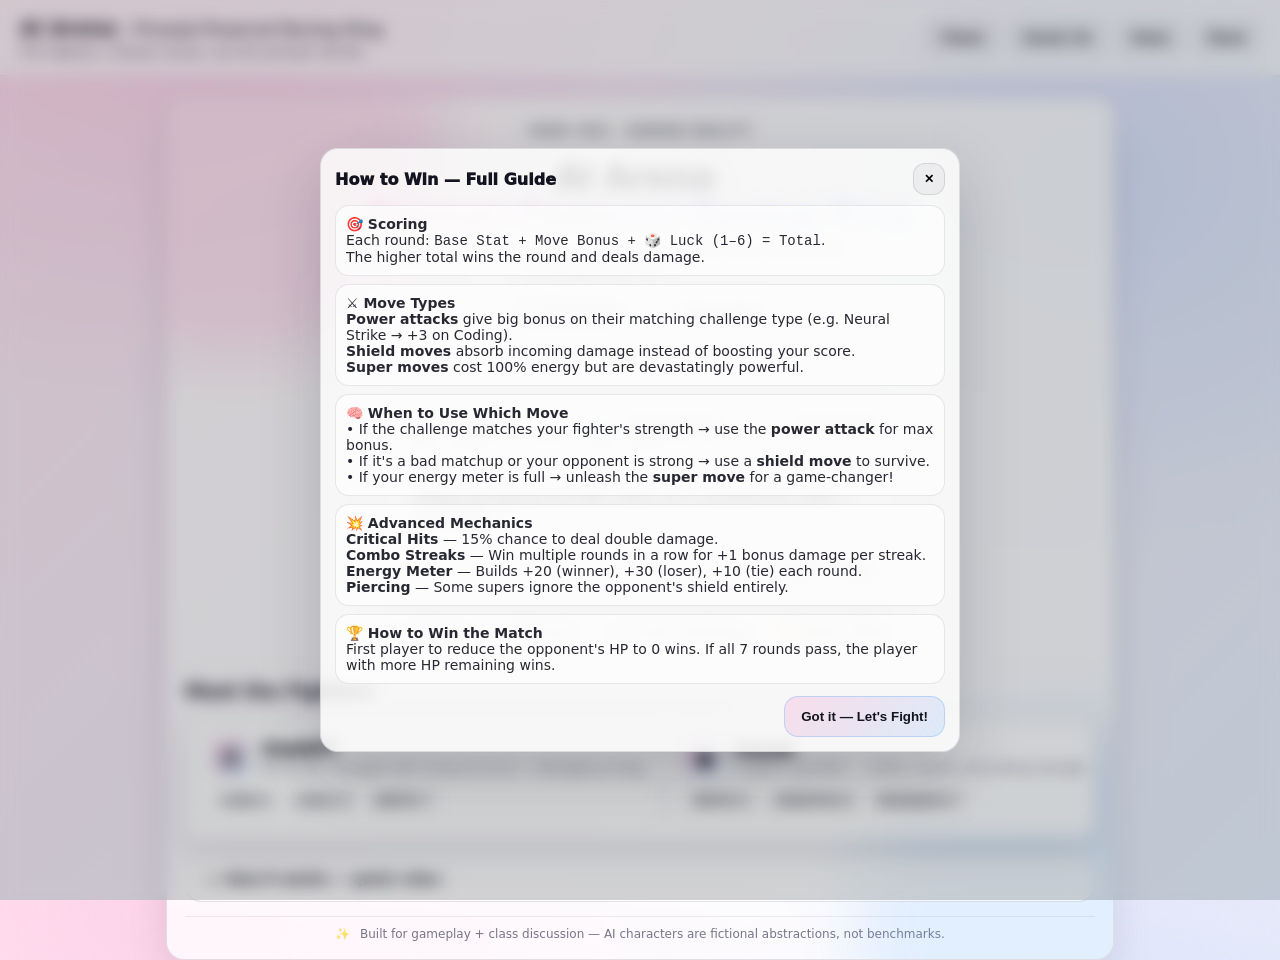
<file: index.html>
﻿<!doctype html>
<html lang="en">
<head>
  <meta charset="utf-8" />
  <meta name="viewport" content="width=device-width,initial-scale=1" />
  <title>AI Arena: Prompt-Powered Boxing Ring</title>
  <link rel="stylesheet" href="style.css" />
</head>
<body>
  <header class="topbar">
    <div>
      <h1>AI Arena <span class="title-accent">: Prompt-Powered Boxing Ring</span></h1>
      <p class="subtitle">Pick fighters. Choose moves. Let the prompts decide.</p>
    </div>
    <nav class="top-actions">
      <button id="btnTheme" class="ghost" title="Change theme">Theme</button>
      <button id="btnSound" class="ghost" title="Toggle sound">Sound: On</button>
      <button id="btnHome" class="ghost">Home</button>
      <button id="btnReset" class="ghost">Reset</button>
    </nav>
  </header>

  <main class="container">

    <!-- SCREEN: HOME -->
        <section id="screenHome" class="card home-hero">

      <!-- ===== HERO: clean centred lobby ===== -->
      <div class="hero-center">
        <div class="hero-kicker">HONS 3301 &middot; Gaming Reality</div>

        <h2 class="hero-title">
          AI Arena<span class="hero-colon">:</span><br>
          <span class="hero-gradient">Prompt-Powered Boxing Ring</span>
        </h2>

        <p class="hero-sub">
          Two AI fighters. Seven rounds. Pick moves, roll for luck, and knock your opponent out.
        </p>

        <div class="cta-row cta-center">
          <button id="btnGoSelect" class="primary big">&#9876;&#65039; Start Battle</button>
          <button id="btnOpenTut" class="ghost" type="button">&#10068; How to play</button>
        </div>

        <div class="enter-hint" style="text-align:center">
          Press <span class="keycap">Enter &#8629;</span> to start
        </div>
      </div>

      <!-- ===== MATCHUP PREVIEW ===== -->
      <div class="hero-preview-wrap">
        <div class="preview-card" id="homePreviewCard">
          <div class="preview-top">
            <div class="versus-mini">
              <div class="mini-fighter" id="homeP1">
                <span class="avatar a1">C</span>
                <div>
                  <div class="mf-name">ChatGPT</div>
                  <div class="mf-sub">All-rounder</div>
                </div>
              </div>

              <div class="vs-badge">VS</div>

              <div class="mini-fighter" id="homeP2">
                <span class="avatar a2">A</span>
                <div>
                  <div class="mf-name">Claude</div>
                  <div class="mf-sub">Writer</div>
                </div>
              </div>
            </div>

            <div class="type-pill" id="homeType">Logic</div>
          </div>

          <div class="preview-prompt" id="homePrompt">
            "A game is popular, so it must be good. What's wrong with that reasoning?"
          </div>

          <div class="preview-actions">
            <button id="btnShufflePreview" class="ghost mini">&#127922; Shuffle Matchup</button>
          </div>
        </div>
      </div>

      <!-- ===== QUICK INFO CHIPS ===== -->
      <div class="chip-row chip-center">
        <span class="chip">&#127918; 2 Players</span>
        <span class="chip">&#9889; 7 Rounds</span>
        <span class="chip">&#129504; Prompt Challenges</span>
        <span class="chip">&#128246; Works Offline</span>
      </div>

      <!-- ===== FIGHTER ROSTER ===== -->
      <div class="roster-wrap">
        <div class="roster-head">
          <h3 class="roster-title">Meet the Fighters</h3>
        </div>
        <div class="roster" id="roster">
          <div class="roster-track" id="rosterTrack"></div>
        </div>
      </div>

      <!-- ===== HOW TO PLAY (collapsed accordion) ===== -->
      <details class="howto-accordion" id="howToPlay">
        <summary class="howto-toggle">&#128214; How it works &mdash; quick rules</summary>
        <div class="howto-body">
          <div class="steps">
            <div class="step">
              <div class="step-num">1</div>
              <div class="step-body">
                <div class="step-title">Pick fighters</div>
                <div class="step-text">Choose two AI avatars + team names.</div>
              </div>
            </div>
            <div class="step">
              <div class="step-num">2</div>
              <div class="step-body">
                <div class="step-title">Choose moves</div>
                <div class="step-text">Each move gives stat bonuses or shields &mdash; pick the right one for the challenge type.</div>
              </div>
            </div>
            <div class="step">
              <div class="step-num">3</div>
              <div class="step-body">
                <div class="step-title">Roll luck</div>
                <div class="step-text">A dice roll (1&ndash;6) adds randomness so every round is unpredictable.</div>
              </div>
            </div>
            <div class="step">
              <div class="step-num">4</div>
              <div class="step-body">
                <div class="step-title">Win the round</div>
                <div class="step-text">Higher total wins &rarr; deals damage. Shield blocks it. First to KO wins!</div>
              </div>
            </div>
          </div>

          <div class="howto-formula">
            <strong>Score Formula:</strong> Base Stat + Move Bonus + &#127922; Luck (1&ndash;6)
          </div>

          <div class="howto-extras">
            <div class="howto-chip">&#128165; <b>Crits</b> &mdash; 15% chance for double damage</div>
            <div class="howto-chip">&#128293; <b>Combos</b> &mdash; Win streaks add bonus damage</div>
            <div class="howto-chip">&#9889; <b>Super Meter</b> &mdash; Builds each round, unlocks a devastating super move at 100%</div>
            <div class="howto-chip">&#128737;&#65039; <b>Shield</b> &mdash; Absorbs damage; some supers pierce through it</div>
          </div>
        </div>
      </details>

      <div class="home-footer-note">
        <span class="spark">&#10024;</span> Built for gameplay + class discussion &mdash; AI characters are fictional abstractions, not benchmarks.
      </div>
    </section>

    <!-- SCREEN: SELECT -->
    <section id="screenSelect" class="card hidden">
      <h2>Character Select</h2>

      <div class="grid2">
        <div class="panel">
          <h3>Player 1</h3>
          <label>Name</label>
          <input id="p1Name" placeholder="Team 1" value="Team 1" />

          <label>Choose AI</label>
          <select id="p1Select"></select>

          <div id="p1Preview" class="preview"></div>
        </div>

        <div class="panel">
          <h3>Player 2</h3>
          <label>Name</label>
          <input id="p2Name" placeholder="Team 2" value="Team 2" />

          <label>Choose AI</label>
          <select id="p2Select"></select>

          <div id="p2Preview" class="preview"></div>
        </div>
      </div>

      <div class="cta-row space-between">
        <button id="btnBackHome" class="ghost">Back</button>
        <button id="btnStartGame" class="primary">Enter Arena</button>
      </div>
    </section>

    <!-- SCREEN: ARENA -->
    <section id="screenArena" class="card hidden">
      <div class="arena-header">
        <div>
          <h2>Arena</h2>
          <p class="hint">Each round: pick a move → roll power → winner deals damage.</p>
        </div>
        <div class="arena-actions">
          <div class="mode-toggle" role="group" aria-label="Arena mode">
            <button id="btnModeClassic" class="ghost mini is-active" type="button">Classic</button>
            <button id="btnModeRing" class="ghost mini" type="button">Ring</button>
          </div>
          <button id="btnBackSelect" class="ghost">Change Characters</button>
        </div>
      </div>

    <!-- RING MODE STAGE -->
    <section id="ringStage" class="ring-stage hidden" aria-label="Boxing ring">
      <div class="ring-top">
        <div class="ring-leftHud">
          <div class="ring-hudName" id="ringP1HudName">Team 1</div>
          <div class="ring-hpRow">
            <div class="ring-hpBar">
              <div class="ring-hpFill" id="ringP1HPFill"></div>
            </div>
            <div class="ring-hpNum" id="ringP1HPNum">12/12</div>
          </div>
          <div class="ring-energyRow">
            <div class="ring-energyBar"><div class="ring-energyFill" id="ringP1EnergyFill"></div></div>
            <span class="ring-energyLabel" id="ringP1EnergyLabel">⚡ 0%</span>
          </div>
        </div>

        <div class="ring-midHud">
          <div class="ring-round" id="ringRound">ROUND 1</div>
          <div class="ring-type" id="ringType">WAITING…</div>
        </div>

        <div class="ring-rightHud">
          <div class="ring-hudName" id="ringP2HudName">Team 2</div>
          <div class="ring-hpRow">
            <div class="ring-hpBar">
              <div class="ring-hpFill" id="ringP2HPFill"></div>
            </div>
            <div class="ring-hpNum" id="ringP2HPNum">12/12</div>
          </div>
          <div class="ring-energyRow">
            <div class="ring-energyBar"><div class="ring-energyFill" id="ringP2EnergyFill"></div></div>
            <span class="ring-energyLabel" id="ringP2EnergyLabel">⚡ 0%</span>
          </div>
        </div>
      </div>

      <div class="ring" id="ringCanvas">
        <div class="ring-bg"></div>
        <div class="ring-light"></div>
        <div class="arena-backwall">
          <div class="holo-board board-left">
            <span class="board-label">ARENA EVENT</span>
            <strong id="ringEventName">Standby</strong>
          </div>
          <div class="holo-board board-right">
            <span class="board-label">HYPE LEVEL</span>
            <strong id="ringHypeLevel">0%</strong>
          </div>
        </div>
        <div class="crowd-tier tier-one"></div>
        <div class="crowd-tier tier-two"></div>
        <div class="camera-drone drone-left"></div>
        <div class="camera-drone drone-right"></div>
        <div class="ring-mat"></div>
        <div class="mat-grid"></div>
        <div class="floor-lights"></div>

        <div class="ring-post post-tl"></div>
        <div class="ring-post post-tr"></div>
        <div class="ring-post post-bl"></div>
        <div class="ring-post post-br"></div>
        <div class="ring-ropes"></div>

        <!-- P1 Fighter Character -->
        <div class="fighter-sprite left" id="ringP1" data-ai="chatgpt">
          <div class="char-container">
            <div class="char-aura"></div>
            <div class="char-head"><div class="char-visor"></div></div>
            <div class="char-body"><span class="char-icon" id="ringP1Icon">⚡</span></div>
            <div class="char-arm"></div>
            <div class="char-fist" id="ringP1Fist"></div>
            <div class="char-legs"></div>
          </div>
          <div class="char-shadow"></div>
          <div class="sprite-name" id="ringP1Name">Team 1</div>
        </div>

        <!-- P2 Fighter Character -->
        <div class="fighter-sprite right" id="ringP2" data-ai="claude">
          <div class="char-container">
            <div class="char-aura"></div>
            <div class="char-head"><div class="char-visor"></div></div>
            <div class="char-body"><span class="char-icon" id="ringP2Icon">🔥</span></div>
            <div class="char-arm"></div>
            <div class="char-fist" id="ringP2Fist"></div>
            <div class="char-legs"></div>
          </div>
          <div class="char-shadow"></div>
          <div class="sprite-name" id="ringP2Name">Team 2</div>
        </div>

        <!-- FX layers -->
        <div class="energy-projectile" id="energyProjectile"></div>
        <div class="power-burst" id="powerBurst"></div>
        <div class="hit-particles" id="hitParticles">
          <div class="spark-dot"></div><div class="spark-dot"></div>
          <div class="spark-dot"></div><div class="spark-dot"></div>
          <div class="spark-dot"></div><div class="spark-dot"></div>
        </div>
        <div class="impact-text" id="impactText">HIT!</div>
      </div>

      <!-- INLINE RING CONTROLS (no scroll needed) -->
      <div class="ring-controls">
        <div class="ring-prompt-bar">
          <span class="ring-challenge-badge" id="ringChallengeBadge">—</span>
          <span class="ring-challenge-text" id="ringChallengeText">Click Next Round to start.</span>
        </div>
        <div class="ring-event-bar" id="ringEventBar">
          <span class="event-kicker">Arena Event</span>
          <span id="ringEventText">A new event appears each round.</span>
        </div>
        <div class="ring-move-row">
          <div class="ring-move-panel">
            <div class="ring-move-label" id="ringP1MoveLabel">P1 Move</div>
            <select id="ringP1Move" class="ring-select"></select>
          </div>
          <div class="ring-action-btns">
            <button id="ringNext" class="ring-btn primary" disabled>Next Round</button>
            <button id="ringResolve" class="ring-btn accent" disabled>⚔️ Fight!</button>
          </div>
          <div class="ring-move-panel">
            <div class="ring-move-label" id="ringP2MoveLabel">P2 Move</div>
            <select id="ringP2Move" class="ring-select"></select>
          </div>
        </div>
        <div class="ring-result-bar" id="ringResultBar"></div>
        <div class="ring-log" id="ringLog"></div>
      </div>
    </section>

      <div class="arena-grid">
        <!-- Player 1 Card -->
        <article class="fighter" id="p1Fighter">
          <div class="fighter-top">
            <div>
              <div class="fighter-name" id="p1CardName">Team 1</div>
              <div class="fighter-ai" id="p1CardAI">ChatGPT</div>
            </div>
            <div class="pill">HP <span id="p1HPNum">12</span>/12</div>
          </div>

          <div class="hpbar">
            <div class="hpfill" id="p1HPFill" style="width:100%"></div>
          </div>

          <div class="stats" id="p1Stats"></div>
        </article>

        <div class="vs-big">VS</div>

        <!-- Player 2 Card -->
        <article class="fighter" id="p2Fighter">
          <div class="fighter-top">
            <div>
              <div class="fighter-name" id="p2CardName">Team 2</div>
              <div class="fighter-ai" id="p2CardAI">Claude</div>
            </div>
            <div class="pill">HP <span id="p2HPNum">12</span>/12</div>
          </div>

          <div class="hpbar">
            <div class="hpfill" id="p2HPFill" style="width:100%"></div>
          </div>

          <div class="stats" id="p2Stats"></div>
        </article>
      </div>

      <!-- ROUND / CONSOLE -->
      <section class="card inner">
        <div class="roundbar">
          <div class="pill" id="roundCounter">Round 0/7</div>
          <div class="badge" id="challengeBadge">—</div>
        </div>
         
        <h3 style="margin:10px 0 6px 0">Challenge</h3>
        <p class="challenge-text" id="challengeText">Click Next Round to start.</p>
         
        <div class="mini-row">
          <label class="toggle">
            <input type="checkbox" id="toggleAutoPick" checked />
            <span>Auto-pick recommended moves</span>
          </label>
          <div class="mini-hint">Turn off if you want players to choose moves manually.</div>
        </div>

        <div id="breakdown" class="breakdown hidden"></div>

        <div class="dice-tray hidden" id="diceTray">
          <div class="die-card">
            <div class="die-label" id="p1DieLabel">P1 Roll</div>
            <div class="die" id="p1Die">-</div>
          </div>
          <div class="die-card">
            <div class="die-label" id="p2DieLabel">P2 Roll</div>
            <div class="die" id="p2Die">-</div>
          </div>
        </div>

        <!-- Moves -->
        <div class="move-grid">
          <div class="move-panel">
            <div class="move-title">Player 1 Move</div>
            <select id="p1MoveSelect"></select>
            <div class="move-desc" id="p1MoveDesc"></div>
            <div class="move-reco" id="p1MoveReco"></div>
          </div>

          <div class="move-panel">
            <div class="move-title">Player 2 Move</div>
            <select id="p2MoveSelect"></select>
            <div class="move-desc" id="p2MoveDesc"></div>
            <div class="move-reco" id="p2MoveReco"></div>
          </div>
        </div>

        <!-- Controls -->
        <div class="controls">
          <button id="btnResolveRound" class="primary" disabled>Resolve Round</button>
          <button id="btnNextRound" class="ghost" disabled>Next Round</button>
        </div>

        <div id="roundResult" class="result hidden"></div>
        <h3 style="margin:14px 0 8px 0">Combat Log</h3>
        <div class="console" id="console"></div>
      </section>
    </section>

  </main>

  <div id="portalOverlay" class="portal-overlay hidden" aria-hidden="true">
    <div class="portal-ring"></div>
    <div class="portal-core"></div>
    <div class="portal-text">Entering Arena…</div>
  </div>

  <div id="tutorial" class="tutorial hidden" role="dialog" aria-modal="true">
    <div class="tutorial-card">
      <div class="tutorial-top">
        <div class="tutorial-title">How to Win — Full Guide</div>
        <button id="btnCloseTut" class="ghost mini" type="button">✕</button>
      </div>

      <div class="tutorial-steps">
        <div class="tstep">
          <b>🎯 Scoring</b><br>
          Each round: <code>Base Stat + Move Bonus + 🎲 Luck (1–6) = Total</code>.<br>
          The higher total wins the round and deals damage.
        </div>

        <div class="tstep">
          <b>⚔️ Move Types</b><br>
          <b>Power attacks</b> give big bonus on their matching challenge type (e.g. Neural Strike → +3 on Coding).<br>
          <b>Shield moves</b> absorb incoming damage instead of boosting your score.<br>
          <b>Super moves</b> cost 100% energy but are devastatingly powerful.
        </div>

        <div class="tstep">
          <b>🧠 When to Use Which Move</b><br>
          • If the challenge matches your fighter's strength → use the <b>power attack</b> for max bonus.<br>
          • If it's a bad matchup or your opponent is strong → use a <b>shield move</b> to survive.<br>
          • If your energy meter is full → unleash the <b>super move</b> for a game-changer!
        </div>

        <div class="tstep">
          <b>💥 Advanced Mechanics</b><br>
          <b>Critical Hits</b> — 15% chance to deal double damage.<br>
          <b>Combo Streaks</b> — Win multiple rounds in a row for +1 bonus damage per streak.<br>
          <b>Energy Meter</b> — Builds +20 (winner), +30 (loser), +10 (tie) each round.<br>
          <b>Piercing</b> — Some supers ignore the opponent's shield entirely.
        </div>

        <div class="tstep">
          <b>🏆 How to Win the Match</b><br>
          First player to reduce the opponent's HP to 0 wins. If all 7 rounds pass, the player with more HP remaining wins.
        </div>
      </div>

      <div class="tutorial-actions">
        <button id="btnTutStart" class="primary big" type="button">Got it — Let's Fight!</button>
      </div>
    </div>
  </div>

  <script src="app.js"></script>

</body>
</html>
</file>
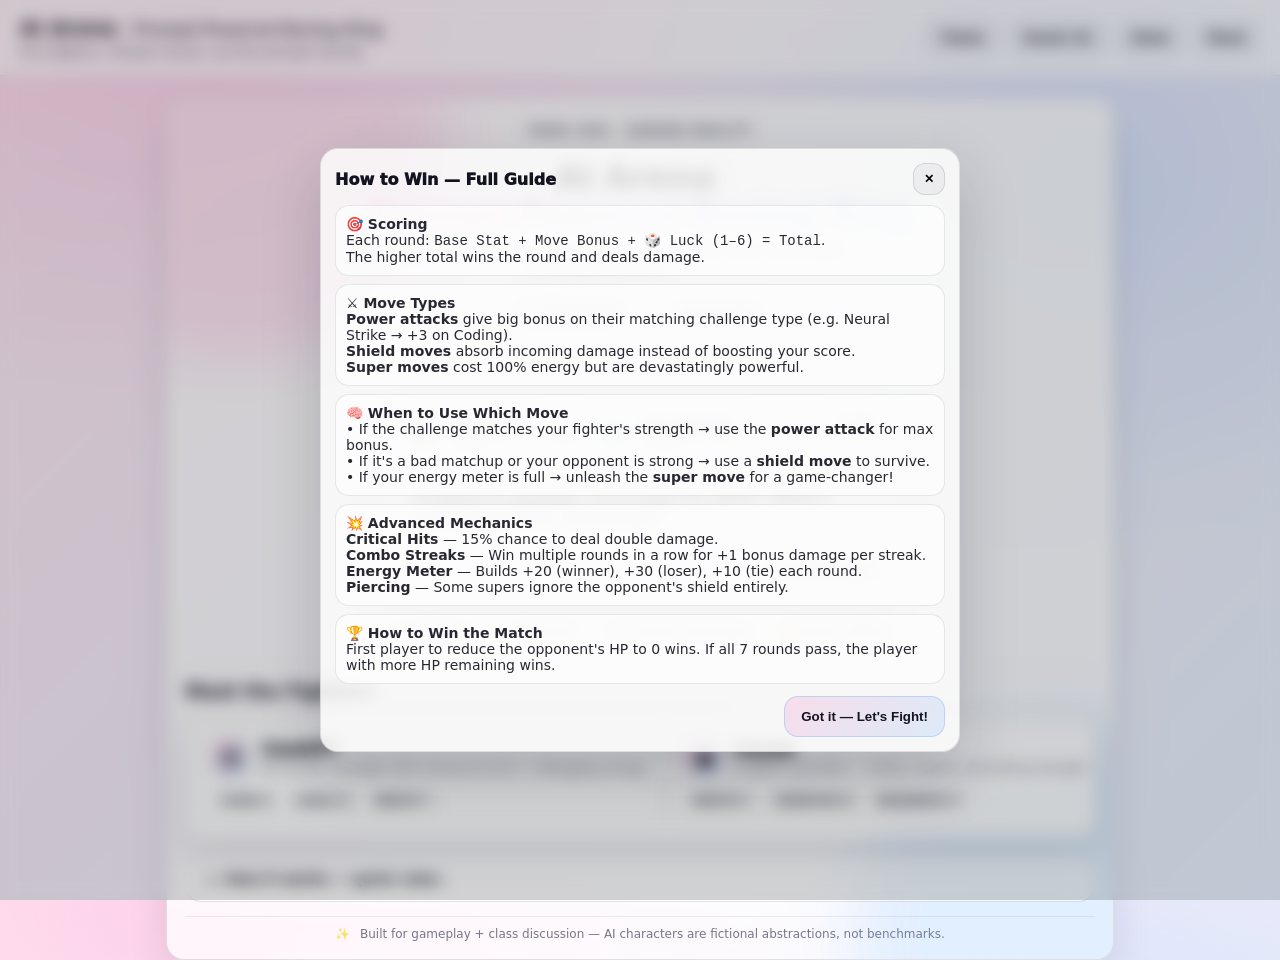
<file: Ai-Arena Code Files/index.html>
﻿<!doctype html>
<html lang="en">
<head>
  <meta charset="utf-8" />
  <meta name="viewport" content="width=device-width,initial-scale=1" />
  <title>AI Arena: Prompt-Powered Boxing Ring</title>
  <link rel="stylesheet" href="style.css" />
</head>
<body>
  <header class="topbar">
    <div>
      <h1>AI Arena <span class="title-accent">: Prompt-Powered Boxing Ring</span></h1>
      <p class="subtitle">Pick fighters. Choose moves. Let the prompts decide.</p>
    </div>
    <nav class="top-actions">
      <button id="btnTheme" class="ghost" title="Change theme">Theme</button>
      <button id="btnSound" class="ghost" title="Toggle sound">Sound: On</button>
      <button id="btnHome" class="ghost">Home</button>
      <button id="btnReset" class="ghost">Reset</button>
    </nav>
  </header>

  <main class="container">

    <!-- SCREEN: HOME -->
        <section id="screenHome" class="card home-hero">

      <!-- ===== HERO: clean centred lobby ===== -->
      <div class="hero-center">
        <div class="hero-kicker">HONS 3301 &middot; Gaming Reality</div>

        <h2 class="hero-title">
          AI Arena<span class="hero-colon">:</span><br>
          <span class="hero-gradient">Prompt-Powered Boxing Ring</span>
        </h2>

        <p class="hero-sub">
          Two AI fighters. Seven rounds. Pick moves, roll for luck, and knock your opponent out.
        </p>

        <div class="cta-row cta-center">
          <button id="btnGoSelect" class="primary big">&#9876;&#65039; Start Battle</button>
          <button id="btnOpenTut" class="ghost" type="button">&#10068; How to play</button>
        </div>

        <div class="enter-hint" style="text-align:center">
          Press <span class="keycap">Enter &#8629;</span> to start
        </div>
      </div>

      <!-- ===== MATCHUP PREVIEW ===== -->
      <div class="hero-preview-wrap">
        <div class="preview-card" id="homePreviewCard">
          <div class="preview-top">
            <div class="versus-mini">
              <div class="mini-fighter" id="homeP1">
                <span class="avatar a1">C</span>
                <div>
                  <div class="mf-name">ChatGPT</div>
                  <div class="mf-sub">All-rounder</div>
                </div>
              </div>

              <div class="vs-badge">VS</div>

              <div class="mini-fighter" id="homeP2">
                <span class="avatar a2">A</span>
                <div>
                  <div class="mf-name">Claude</div>
                  <div class="mf-sub">Writer</div>
                </div>
              </div>
            </div>

            <div class="type-pill" id="homeType">Logic</div>
          </div>

          <div class="preview-prompt" id="homePrompt">
            "A game is popular, so it must be good. What's wrong with that reasoning?"
          </div>

          <div class="preview-actions">
            <button id="btnShufflePreview" class="ghost mini">&#127922; Shuffle Matchup</button>
          </div>
        </div>
      </div>

      <!-- ===== QUICK INFO CHIPS ===== -->
      <div class="chip-row chip-center">
        <span class="chip">&#127918; 2 Players</span>
        <span class="chip">&#9889; 7 Rounds</span>
        <span class="chip">&#129504; Prompt Challenges</span>
        <span class="chip">&#128246; Works Offline</span>
      </div>

      <!-- ===== FIGHTER ROSTER ===== -->
      <div class="roster-wrap">
        <div class="roster-head">
          <h3 class="roster-title">Meet the Fighters</h3>
        </div>
        <div class="roster" id="roster">
          <div class="roster-track" id="rosterTrack"></div>
        </div>
      </div>

      <!-- ===== HOW TO PLAY (collapsed accordion) ===== -->
      <details class="howto-accordion" id="howToPlay">
        <summary class="howto-toggle">&#128214; How it works &mdash; quick rules</summary>
        <div class="howto-body">
          <div class="steps">
            <div class="step">
              <div class="step-num">1</div>
              <div class="step-body">
                <div class="step-title">Pick fighters</div>
                <div class="step-text">Choose two AI avatars + team names.</div>
              </div>
            </div>
            <div class="step">
              <div class="step-num">2</div>
              <div class="step-body">
                <div class="step-title">Choose moves</div>
                <div class="step-text">Each move gives stat bonuses or shields &mdash; pick the right one for the challenge type.</div>
              </div>
            </div>
            <div class="step">
              <div class="step-num">3</div>
              <div class="step-body">
                <div class="step-title">Roll luck</div>
                <div class="step-text">A dice roll (1&ndash;6) adds randomness so every round is unpredictable.</div>
              </div>
            </div>
            <div class="step">
              <div class="step-num">4</div>
              <div class="step-body">
                <div class="step-title">Win the round</div>
                <div class="step-text">Higher total wins &rarr; deals damage. Shield blocks it. First to KO wins!</div>
              </div>
            </div>
          </div>

          <div class="howto-formula">
            <strong>Score Formula:</strong> Base Stat + Move Bonus + &#127922; Luck (1&ndash;6)
          </div>

          <div class="howto-extras">
            <div class="howto-chip">&#128165; <b>Crits</b> &mdash; 15% chance for double damage</div>
            <div class="howto-chip">&#128293; <b>Combos</b> &mdash; Win streaks add bonus damage</div>
            <div class="howto-chip">&#9889; <b>Super Meter</b> &mdash; Builds each round, unlocks a devastating super move at 100%</div>
            <div class="howto-chip">&#128737;&#65039; <b>Shield</b> &mdash; Absorbs damage; some supers pierce through it</div>
          </div>
        </div>
      </details>

      <div class="home-footer-note">
        <span class="spark">&#10024;</span> Built for gameplay + class discussion &mdash; AI characters are fictional abstractions, not benchmarks.
      </div>
    </section>

    <!-- SCREEN: SELECT -->
    <section id="screenSelect" class="card hidden">
      <h2>Character Select</h2>

      <div class="grid2">
        <div class="panel">
          <h3>Player 1</h3>
          <label>Name</label>
          <input id="p1Name" placeholder="Team 1" value="Team 1" />

          <label>Choose AI</label>
          <select id="p1Select"></select>

          <div id="p1Preview" class="preview"></div>
        </div>

        <div class="panel">
          <h3>Player 2</h3>
          <label>Name</label>
          <input id="p2Name" placeholder="Team 2" value="Team 2" />

          <label>Choose AI</label>
          <select id="p2Select"></select>

          <div id="p2Preview" class="preview"></div>
        </div>
      </div>

      <div class="cta-row space-between">
        <button id="btnBackHome" class="ghost">Back</button>
        <button id="btnStartGame" class="primary">Enter Arena</button>
      </div>
    </section>

    <!-- SCREEN: ARENA -->
    <section id="screenArena" class="card hidden">
      <div class="arena-header">
        <div>
          <h2>Arena</h2>
          <p class="hint">Each round: pick a move → roll power → winner deals damage.</p>
        </div>
        <div class="arena-actions">
          <div class="mode-toggle" role="group" aria-label="Arena mode">
            <button id="btnModeClassic" class="ghost mini is-active" type="button">Classic</button>
            <button id="btnModeRing" class="ghost mini" type="button">Ring</button>
          </div>
          <button id="btnBackSelect" class="ghost">Change Characters</button>
        </div>
      </div>

    <!-- RING MODE STAGE -->
    <section id="ringStage" class="ring-stage hidden" aria-label="Boxing ring">
      <div class="ring-top">
        <div class="ring-leftHud">
          <div class="ring-hudName" id="ringP1HudName">Team 1</div>
          <div class="ring-hpRow">
            <div class="ring-hpBar">
              <div class="ring-hpFill" id="ringP1HPFill"></div>
            </div>
            <div class="ring-hpNum" id="ringP1HPNum">12/12</div>
          </div>
          <div class="ring-energyRow">
            <div class="ring-energyBar"><div class="ring-energyFill" id="ringP1EnergyFill"></div></div>
            <span class="ring-energyLabel" id="ringP1EnergyLabel">⚡ 0%</span>
          </div>
        </div>

        <div class="ring-midHud">
          <div class="ring-round" id="ringRound">ROUND 1</div>
          <div class="ring-type" id="ringType">WAITING…</div>
        </div>

        <div class="ring-rightHud">
          <div class="ring-hudName" id="ringP2HudName">Team 2</div>
          <div class="ring-hpRow">
            <div class="ring-hpBar">
              <div class="ring-hpFill" id="ringP2HPFill"></div>
            </div>
            <div class="ring-hpNum" id="ringP2HPNum">12/12</div>
          </div>
          <div class="ring-energyRow">
            <div class="ring-energyBar"><div class="ring-energyFill" id="ringP2EnergyFill"></div></div>
            <span class="ring-energyLabel" id="ringP2EnergyLabel">⚡ 0%</span>
          </div>
        </div>
      </div>

      <div class="ring" id="ringCanvas">
        <div class="ring-bg"></div>
        <div class="ring-light"></div>
        <div class="ring-mat"></div>

        <div class="ring-post post-tl"></div>
        <div class="ring-post post-tr"></div>
        <div class="ring-post post-bl"></div>
        <div class="ring-post post-br"></div>
        <div class="ring-ropes"></div>

        <!-- P1 Fighter Character -->
        <div class="fighter-sprite left" id="ringP1" data-ai="chatgpt">
          <div class="char-container">
            <div class="char-aura"></div>
            <div class="char-head"><div class="char-visor"></div></div>
            <div class="char-body"><span class="char-icon" id="ringP1Icon">⚡</span></div>
            <div class="char-arm"></div>
            <div class="char-fist" id="ringP1Fist"></div>
            <div class="char-legs"></div>
          </div>
          <div class="char-shadow"></div>
          <div class="sprite-name" id="ringP1Name">Team 1</div>
        </div>

        <!-- P2 Fighter Character -->
        <div class="fighter-sprite right" id="ringP2" data-ai="claude">
          <div class="char-container">
            <div class="char-aura"></div>
            <div class="char-head"><div class="char-visor"></div></div>
            <div class="char-body"><span class="char-icon" id="ringP2Icon">🔥</span></div>
            <div class="char-arm"></div>
            <div class="char-fist" id="ringP2Fist"></div>
            <div class="char-legs"></div>
          </div>
          <div class="char-shadow"></div>
          <div class="sprite-name" id="ringP2Name">Team 2</div>
        </div>

        <!-- FX layers -->
        <div class="energy-projectile" id="energyProjectile"></div>
        <div class="power-burst" id="powerBurst"></div>
        <div class="hit-particles" id="hitParticles">
          <div class="spark-dot"></div><div class="spark-dot"></div>
          <div class="spark-dot"></div><div class="spark-dot"></div>
          <div class="spark-dot"></div><div class="spark-dot"></div>
        </div>
        <div class="impact-text" id="impactText">HIT!</div>
      </div>

      <!-- INLINE RING CONTROLS (no scroll needed) -->
      <div class="ring-controls">
        <div class="ring-prompt-bar">
          <span class="ring-challenge-badge" id="ringChallengeBadge">—</span>
          <span class="ring-challenge-text" id="ringChallengeText">Click Next Round to start.</span>
        </div>
        <div class="ring-move-row">
          <div class="ring-move-panel">
            <div class="ring-move-label" id="ringP1MoveLabel">P1 Move</div>
            <select id="ringP1Move" class="ring-select"></select>
          </div>
          <div class="ring-action-btns">
            <button id="ringNext" class="ring-btn primary" disabled>Next Round</button>
            <button id="ringResolve" class="ring-btn accent" disabled>⚔️ Fight!</button>
          </div>
          <div class="ring-move-panel">
            <div class="ring-move-label" id="ringP2MoveLabel">P2 Move</div>
            <select id="ringP2Move" class="ring-select"></select>
          </div>
        </div>
        <div class="ring-result-bar" id="ringResultBar"></div>
        <div class="ring-log" id="ringLog"></div>
      </div>
    </section>

      <div class="arena-grid">
        <!-- Player 1 Card -->
        <article class="fighter" id="p1Fighter">
          <div class="fighter-top">
            <div>
              <div class="fighter-name" id="p1CardName">Team 1</div>
              <div class="fighter-ai" id="p1CardAI">ChatGPT</div>
            </div>
            <div class="pill">HP <span id="p1HPNum">12</span>/12</div>
          </div>

          <div class="hpbar">
            <div class="hpfill" id="p1HPFill" style="width:100%"></div>
          </div>

          <div class="stats" id="p1Stats"></div>
        </article>

        <div class="vs-big">VS</div>

        <!-- Player 2 Card -->
        <article class="fighter" id="p2Fighter">
          <div class="fighter-top">
            <div>
              <div class="fighter-name" id="p2CardName">Team 2</div>
              <div class="fighter-ai" id="p2CardAI">Claude</div>
            </div>
            <div class="pill">HP <span id="p2HPNum">12</span>/12</div>
          </div>

          <div class="hpbar">
            <div class="hpfill" id="p2HPFill" style="width:100%"></div>
          </div>

          <div class="stats" id="p2Stats"></div>
        </article>
      </div>

      <!-- ROUND / CONSOLE -->
      <section class="card inner">
        <div class="roundbar">
          <div class="pill" id="roundCounter">Round 0/7</div>
          <div class="badge" id="challengeBadge">—</div>
        </div>
         
        <h3 style="margin:10px 0 6px 0">Challenge</h3>
        <p class="challenge-text" id="challengeText">Click Next Round to start.</p>
         
        <div class="mini-row">
          <label class="toggle">
            <input type="checkbox" id="toggleAutoPick" checked />
            <span>Auto-pick recommended moves</span>
          </label>
          <div class="mini-hint">Turn off if you want players to choose moves manually.</div>
        </div>

        <div id="breakdown" class="breakdown hidden"></div>

        <div class="dice-tray hidden" id="diceTray">
          <div class="die-card">
            <div class="die-label" id="p1DieLabel">P1 Roll</div>
            <div class="die" id="p1Die">-</div>
          </div>
          <div class="die-card">
            <div class="die-label" id="p2DieLabel">P2 Roll</div>
            <div class="die" id="p2Die">-</div>
          </div>
        </div>

        <!-- Moves -->
        <div class="move-grid">
          <div class="move-panel">
            <div class="move-title">Player 1 Move</div>
            <select id="p1MoveSelect"></select>
            <div class="move-desc" id="p1MoveDesc"></div>
            <div class="move-reco" id="p1MoveReco"></div>
          </div>

          <div class="move-panel">
            <div class="move-title">Player 2 Move</div>
            <select id="p2MoveSelect"></select>
            <div class="move-desc" id="p2MoveDesc"></div>
            <div class="move-reco" id="p2MoveReco"></div>
          </div>
        </div>

        <!-- Controls -->
        <div class="controls">
          <button id="btnResolveRound" class="primary" disabled>Resolve Round</button>
          <button id="btnNextRound" class="ghost" disabled>Next Round</button>
        </div>

        <div id="roundResult" class="result hidden"></div>
        <h3 style="margin:14px 0 8px 0">Combat Log</h3>
        <div class="console" id="console"></div>
      </section>
    </section>

  </main>

  <div id="portalOverlay" class="portal-overlay hidden" aria-hidden="true">
    <div class="portal-ring"></div>
    <div class="portal-core"></div>
    <div class="portal-text">Entering Arena…</div>
  </div>

  <div id="tutorial" class="tutorial hidden" role="dialog" aria-modal="true">
    <div class="tutorial-card">
      <div class="tutorial-top">
        <div class="tutorial-title">How to Win — Full Guide</div>
        <button id="btnCloseTut" class="ghost mini" type="button">✕</button>
      </div>

      <div class="tutorial-steps">
        <div class="tstep">
          <b>🎯 Scoring</b><br>
          Each round: <code>Base Stat + Move Bonus + 🎲 Luck (1–6) = Total</code>.<br>
          The higher total wins the round and deals damage.
        </div>

        <div class="tstep">
          <b>⚔️ Move Types</b><br>
          <b>Power attacks</b> give big bonus on their matching challenge type (e.g. Neural Strike → +3 on Coding).<br>
          <b>Shield moves</b> absorb incoming damage instead of boosting your score.<br>
          <b>Super moves</b> cost 100% energy but are devastatingly powerful.
        </div>

        <div class="tstep">
          <b>🧠 When to Use Which Move</b><br>
          • If the challenge matches your fighter's strength → use the <b>power attack</b> for max bonus.<br>
          • If it's a bad matchup or your opponent is strong → use a <b>shield move</b> to survive.<br>
          • If your energy meter is full → unleash the <b>super move</b> for a game-changer!
        </div>

        <div class="tstep">
          <b>💥 Advanced Mechanics</b><br>
          <b>Critical Hits</b> — 15% chance to deal double damage.<br>
          <b>Combo Streaks</b> — Win multiple rounds in a row for +1 bonus damage per streak.<br>
          <b>Energy Meter</b> — Builds +20 (winner), +30 (loser), +10 (tie) each round.<br>
          <b>Piercing</b> — Some supers ignore the opponent's shield entirely.
        </div>

        <div class="tstep">
          <b>🏆 How to Win the Match</b><br>
          First player to reduce the opponent's HP to 0 wins. If all 7 rounds pass, the player with more HP remaining wins.
        </div>
      </div>

      <div class="tutorial-actions">
        <button id="btnTutStart" class="primary big" type="button">Got it — Let's Fight!</button>
      </div>
    </div>
  </div>

  <script src="app.js"></script>

</body>
</html>
</file>
<file: style.css>
﻿:root{
  /* Default theme = Cotton Candy */
  --bg1:#ffe6f2;         /* light pink */
  --bg2:#e8f1ff;         /* light blue */
  --card: rgba(255,255,255,.78);
  --card2: rgba(255,255,255,.62);
  --text:#171722;
  --muted:#5a5a70;
  --border: rgba(25,25,40,.12);
  --shadow: 0 18px 40px rgba(25,25,40,.10);

  --accent1-rgb: 255, 105, 180; /* hot pink */
  --accent2-rgb: 102, 178, 255; /* sky blue */

  /* pastel surfaces */
  --surface1: rgba(255,255,255,.78);
  --surface2: rgba(255,255,255,.62);
  --surface3: rgba(255,255,255,.88); /* inputs/console */
}

html, body{ height:100%; }
*{ box-sizing:border-box; }

body{
  margin:0;
  font-family: system-ui, -apple-system, Segoe UI, Roboto, Arial, sans-serif;
  color: var(--text);
  background:
    radial-gradient(900px 700px at 15% 0%, rgba(var(--accent1-rgb), .18), transparent 60%),
    radial-gradient(850px 650px at 85% 20%, rgba(var(--accent2-rgb), .18), transparent 60%),
    linear-gradient(135deg, var(--bg1), var(--bg2));
}

/* Theme: Sky */
:root[data-theme="sky"]{
  --bg1:#eaf6ff;
  --bg2:#f3f7ff;
  --accent1-rgb: 94, 163, 255;
  --accent2-rgb: 129, 199, 255;
}

/* Theme: Mint */
:root[data-theme="mint"]{
  --bg1:#e8fff6;
  --bg2:#f2fbff;
  --accent1-rgb: 41, 205, 170;
  --accent2-rgb: 102, 178, 255;
}

.topbar{
  display:flex; align-items:center; justify-content:space-between;
  padding:16px 20px;
  border-bottom:1px solid var(--border);
  background: rgba(255,255,255,.62);
  backdrop-filter: blur(14px);
  position: sticky; top:0;
}

h1{margin:0; font-size:20px}
.subtitle{margin:4px 0 0; color:var(--muted); font-size:13px}

.container{max-width:980px; margin:22px auto; padding:0 16px}

.card{
  background: var(--card);
  border:1px solid var(--border);
  border-radius:18px;
  padding:18px;
  box-shadow: var(--shadow);
  backdrop-filter: blur(10px);
}

.hidden{
  display: none !important;
}

.grid2{display:grid; grid-template-columns:1fr 1fr; gap:14px}
@media(max-width:780px){ .grid2{grid-template-columns:1fr} }

.panel{
  border:1px solid var(--border);
  border-radius:16px;
  padding:14px;
  background: var(--card2);
  backdrop-filter: blur(10px);
}

label{display:block; color:var(--muted); font-size:12px; margin:10px 0 6px}
input, select{
  width:100%;
  padding:10px 10px;
  border-radius:12px;
  border:1px solid rgba(25,25,40,.14);
  background: rgba(255,255,255,.95);
  color: var(--text);
  outline:none;
}
select option{
  background: #fff;
  color: #1a1a22;
}
input:focus, select:focus{
  border-color: rgba(var(--accent2-rgb), .55);
  box-shadow: 0 0 0 4px rgba(var(--accent2-rgb), .14);
}

.preview{ margin-top:12px; color: var(--muted); font-size:13px; line-height:1.35; }
.hint{color:var(--muted); font-size:13px}

.primary, .ghost{
  padding:10px 14px;
  border-radius:12px;
  border:1px solid var(--border);
  cursor:pointer;
  font-weight:650;
}
.primary{
  background: linear-gradient(135deg,
    rgba(var(--accent1-rgb), .18),
    rgba(var(--accent2-rgb), .18)
  );
  border-color: rgba(var(--accent2-rgb), .35);
  color: var(--text);
}
.primary:hover{
  background: linear-gradient(135deg,
    rgba(var(--accent1-rgb), .24),
    rgba(var(--accent2-rgb), .24)
  );
}
.ghost{
  background: rgba(20,20,30,.04);
}
.ghost:hover{
  background: rgba(20,20,30,.07);
}

.top-actions{display:flex; gap:10px}
.cta-row{ margin-top:14px; display:flex; gap:10px; }
.space-between{ justify-content:space-between; }

.note{
  margin-top:14px;
  padding:12px;
  border-radius:14px;
  border:1px solid var(--border);
  background: rgba(255,255,255,.04);
  color: var(--muted);
}

/* Arena polish */
.arena-header{
  display:flex;
  align-items:flex-start;
  justify-content:space-between;
  gap:12px;
}
.arena-actions{display:flex; gap:10px; align-items:center;}

.arena-grid{
  margin-top:14px;
  display:grid;
  grid-template-columns:1fr 80px 1fr;
  align-items:center;
  gap:10px;
}
.vs-big{
  text-align:center;
  font-weight:900;
  letter-spacing:.18em;
  color: rgba(233,238,247,.75);
  font-size: 28px;
}

.fighter{
  border:1px solid var(--border);
  border-radius:18px;
  padding:14px;
  background: rgba(255,255,255,.82);
  box-shadow: 0 10px 22px rgba(20,20,40,.08);
  position:relative; /* for floating damage numbers */
}
.fighter-top{
  display:flex;
  justify-content:space-between;
  align-items:flex-start;
  gap:10px;
}
.fighter-name{font-size:18px; font-weight:800;}
.fighter-ai{color:var(--muted); margin-top:2px; font-size:13px;}

.pill{
  border:1px solid var(--border);
  border-radius:999px;
  padding:6px 10px;
  background: rgba(255,255,255,.04);
  color: var(--muted);
  font-size:12px;
  font-weight:700;
}

.hpbar{
  margin-top:12px;
  height:12px;
  border-radius:999px;
  border:1px solid var(--border);
  background: rgba(8,12,18,.70);
  overflow:hidden;
}
.hpfill{
  height:100%;
  width:100%;
  background: linear-gradient(90deg,
    rgba(var(--accent1-rgb), .55),
    rgba(var(--accent2-rgb), .55)
  );
  transition: width .25s ease;
}

.stats{
  margin-top:12px;
  display:grid;
  grid-template-columns: repeat(3, 1fr);
  gap:8px;
}
.stat{
  border:1px solid var(--border);
  border-radius:14px;
  padding:10px;
  background: rgba(255,255,255,.03);
}
.stat .k{color:var(--muted); font-size:11px;}
.stat .v{font-weight:850; font-size:16px; margin-top:2px;}

/* IMPORTANT: inner card stays DARK (do not override it to surface2) */
.card.inner{
  margin-top:16px;
  background: rgba(18,26,39,.82);
  border: 1px solid rgba(255,255,255,.14);
}

.badge{
  border:1px solid var(--border);
  border-radius:999px;
  padding:6px 10px;
  background: rgba(255,255,255,.06);
  color: var(--muted);
  font-size:12px;
  font-weight:800;
}

.roundbar{
  display:flex;
  justify-content:space-between;
  align-items:center;
  gap:10px;
}
.controls{
  margin-top:12px;
  display:flex;
  gap:10px;
  align-items:center;
}
button:disabled{
  opacity:.45;
  cursor:not-allowed;
}

.challenge-text{
  color: rgba(233,238,247,.90);
  margin: 0;
}

/* Move selection UI */
.move-grid{
  margin-top:12px;
  display:grid;
  grid-template-columns:1fr 1fr;
  gap:12px;
}
@media(max-width:780px){
  .arena-grid{grid-template-columns:1fr; }
  .vs-big{display:none;}
  .move-grid{grid-template-columns:1fr}
}

.move-panel{
  border:1px solid rgba(255,255,255,.14);
  border-radius:16px;
  padding:12px;
  background: rgba(255,255,255,.06);
}
.move-title{
  font-weight:800;
  margin-bottom:8px;
  color: rgba(233,238,247,.95);
}
.move-desc{
  margin-top:8px;
  color: rgba(233,238,247,.75);
  font-size:13px;
  line-height:1.35;
}

.move-reco{
  margin-top:6px;
  font-size:12px;
  font-weight:800;
  color: rgba(255,255,255,.85);
}

/* Move strategy tooltip */
.move-strategy{
  display: block;
  margin-top: 6px;
  padding: 6px 10px;
  border-radius: 10px;
  background: linear-gradient(135deg, rgba(var(--accent1-rgb),.08), rgba(var(--accent2-rgb),.08));
  border: 1px solid rgba(30,30,45,.08);
  font-size: 12px;
  font-weight: 700;
  line-height: 1.4;
  color: var(--muted);
}
.card.inner .move-strategy{
  background: rgba(255,255,255,.08) !important;
  border-color: rgba(255,255,255,.10) !important;
  color: rgba(255,255,255,.72) !important;
}
.move-desc-text{ display: block; }

/* Console */
.console{
  margin-top:10px;
  border:1px solid rgba(25,25,40,.14);
  border-radius:14px;
  background: rgba(255,255,255,.92);
  padding:12px;
  max-height: 220px;
  overflow:auto;
}
.console-line{
  color: rgba(23,23,34,.90);
  font-family: ui-monospace, SFMono-Regular, Menlo, Monaco, Consolas, "Liberation Mono", "Courier New", monospace;
  font-size: 13px;
  line-height: 1.6;
}

/* Round result banner */
.result{
  margin-top:12px;
  border:1px solid rgba(25,25,40,.12);
  border-radius:14px;
  padding:10px 12px;
  background: rgba(255,255,255,.90);
  font-weight:900;
}
.result.hidden{ display:none; }

/* Winner/loser glow */
.glow-win{
  box-shadow: 0 0 0 4px rgba(30, 200, 140, .18), var(--shadow);
  border-color: rgba(30, 200, 140, .35);
}
.glow-lose{
  box-shadow: 0 0 0 4px rgba(255, 90, 120, .16), var(--shadow);
  border-color: rgba(255, 90, 120, .35);
}

/* Tiny shake on hit */
@keyframes hitShake{
  0%{ transform: translateX(0); }
  25%{ transform: translateX(-3px); }
  50%{ transform: translateX(3px); }
  75%{ transform: translateX(-2px); }
  100%{ transform: translateX(0); }
}
.hit{
  animation: hitShake .22s ease;
}

/* ===== Pastel Theme Override (keeps pastel OUTSIDE arena inner panel) ===== */
:root{
  --bg1:#ffe8f3;   /* pastel pink */
  --bg2:#e8f2ff;   /* pastel blue */
  --text:#1a1a22;
  --muted:#5f5f73;
  --border: rgba(30,30,45,.12);
  --shadow: 0 18px 40px rgba(20,20,40,.10);

  --accent1-rgb: 255, 105, 180; /* pink */
  --accent2-rgb: 102, 178, 255; /* blue */

  --surface1: rgba(255,255,255,.78);
  --surface2: rgba(255,255,255,.62);
  --surface3: rgba(255,255,255,.88);
}

body{
  color: var(--text);
  background:
    radial-gradient(900px 700px at 15% 0%, rgba(var(--accent1-rgb), .18), transparent 60%),
    radial-gradient(850px 650px at 85% 20%, rgba(var(--accent2-rgb), .18), transparent 60%),
    linear-gradient(135deg, var(--bg1), var(--bg2));
}

/* main surfaces */
.card{
  background: var(--surface1);
  border: 1px solid var(--border);
  box-shadow: var(--shadow);
  backdrop-filter: blur(12px);
}
.panel,
.fighter{
  background: var(--surface2);
  border: 1px solid var(--border);
}
/* NOTE: intentionally NOT overriding .card.inner here */

/* inputs shouldn't be harsh white */
input, select{
  background: linear-gradient(180deg, rgba(255,255,255,.95), rgba(255,255,255,.85));
  border: 1px solid rgba(30,30,45,.14);
  color: var(--text);
}
input:focus, select:focus{
  border-color: rgba(var(--accent2-rgb), .55);
  box-shadow: 0 0 0 4px rgba(var(--accent2-rgb), .14);
}

/* console shouldn't be bright-white box */
.console{
  background: var(--surface3);
  border: 1px solid rgba(30,30,45,.14);
}
.console-line{
  color: rgba(26,26,34,.90);
}

/* softer pills/badges outside inner panel */
.pill, .badge{
  background: rgba(255,255,255,.55);
  border: 1px solid rgba(30,30,45,.10);
  color: var(--muted);
}

/* hp bar: make it light */
.hpbar{ background: rgba(255,255,255,.55); }

/* primary button: pastel gradient */
.primary{
  background: linear-gradient(135deg,
    rgba(var(--accent1-rgb), .18),
    rgba(var(--accent2-rgb), .18)
  );
  border-color: rgba(var(--accent2-rgb), .35);
}
.primary:hover{
  background: linear-gradient(135deg,
    rgba(var(--accent1-rgb), .24),
    rgba(var(--accent2-rgb), .24)
  );
}

/* ===== Contrast Fix (general pages) ===== */
:root{
  --text:#141421;
  --muted:#3f3f55;
}
body{ color: var(--text); }

.hint,
.preview{
  color: var(--muted) !important;
  opacity: 1 !important;
}

/* headings default */
h2, h3{
  color: var(--text) !important;
}

/* Console text readable */
.console-line{
  color: #1f1f2a !important;
}

/* Disabled button */
button:disabled{ opacity: .65; }

/* ===== Arena inner panel: FORCE readable text (fixes your screenshot) ===== */
.card.inner,
.card.inner *{
  opacity: 1 !important;
}

.card.inner h2,
.card.inner h3,
.card.inner .move-title{
  color: rgba(255,255,255,.95) !important;
}

.card.inner .hint,
.card.inner .mini-hint,
.card.inner .challenge-text,
.card.inner .move-desc{
  color: rgba(255,255,255,.78) !important;
}

.card.inner .pill,
.card.inner .badge{
  background: rgba(255,255,255,.10) !important;
  border-color: rgba(255,255,255,.16) !important;
  color: rgba(255,255,255,.88) !important;
}

/* ===== Game Feel / Juice ===== */
.mini-row{
  margin-top: 10px;
  display:flex;
  align-items:center;
  justify-content:space-between;
  gap:12px;
  flex-wrap:wrap;
}
.toggle{
  display:flex;
  align-items:center;
  gap:10px;
  font-weight:800;
}
.toggle input{ transform: scale(1.1); }

.breakdown{
  margin-top: 10px;
  border: 1px solid rgba(255,255,255,.16);
  border-radius: 16px;
  background: rgba(255,255,255,.08);
  padding: 12px;
  color: rgba(255,255,255,.92);
  line-height: 1.45;
}
.breakdown .row{
  display:flex;
  justify-content:space-between;
  gap:10px;
  padding:6px 0;
  border-bottom: 1px dashed rgba(255,255,255,.12);
}
.breakdown .row:last-child{ border-bottom:none; }
.breakdown .k{ color: rgba(255,255,255,.72); font-weight:800; }
.breakdown .v{ color: rgba(255,255,255,.96); font-weight:900; }

.dice-tray{
  margin-top: 10px;
  display:flex;
  gap:12px;
}
.die-card{
  flex:1;
  border:1px solid rgba(255,255,255,.16);
  background: rgba(255,255,255,.08);
  border-radius: 16px;
  padding: 10px;
}
.die-label{
  color: rgba(255,255,255,.78);
  font-size: 12px;
  font-weight: 900;
}
.die{
  margin-top: 8px;
  height: 56px;
  border-radius: 14px;
  display:flex;
  align-items:center;
  justify-content:center;
  font-size: 26px;
  font-weight: 1000;
  color: rgba(255,255,255,.96);
  background: rgba(255,255,255,.14);
  border: 1px solid rgba(255,255,255,.16);
  letter-spacing: .02em;
}
.die.rolling{
  animation: dieRoll .35s ease-in-out infinite;
}
@keyframes dieRoll{
  0%{ transform: translateY(0) rotate(0deg); }
  30%{ transform: translateY(-3px) rotate(-2deg); }
  60%{ transform: translateY(2px) rotate(2deg); }
  100%{ transform: translateY(0) rotate(0deg); }
}

/* Floating damage numbers */
.float{
  position:absolute;
  font-weight: 1000;
  font-size: 18px;
  pointer-events:none;
  transform: translate(-50%, -50%);
  opacity: 0;
  color: rgba(255,255,255,.95);
  text-shadow: 0 6px 18px rgba(0,0,0,.25);
  animation: floatUp .65s ease forwards;
}
@keyframes floatUp{
  0%{ opacity:0; transform: translate(-50%, -20%) scale(.95); }
  15%{ opacity:1; }
  100%{ opacity:0; transform: translate(-50%, -120%) scale(1.05); }
}

/* Better button feel */
.primary:active, .ghost:active{
  transform: translateY(1px);
}

/* Small screen shake for whole arena on big hits */
.shake{
  animation: arenaShake .18s ease;
}
@keyframes arenaShake{
  0%{ transform: translateX(0); }
  25%{ transform: translateX(-4px); }
  50%{ transform: translateX(4px); }
  75%{ transform: translateX(-2px); }
  100%{ transform: translateX(0); }
}

/* ===== PASTEL ARENA FIX (paste at VERY bottom) ===== */

/* Make the arena inner panel pastel/light again */
.card.inner{
  background: rgba(255,255,255,.72) !important;
  border: 1px solid rgba(30,30,45,.12) !important;
  box-shadow: var(--shadow) !important;
}

/* Make text inside arena readable (dark text, not white) */
.card.inner h3,
.card.inner .move-title{
  color: var(--text) !important;
}

.card.inner .challenge-text{
  color: var(--text) !important;
}

.card.inner .hint,
.card.inner .mini-hint,
.card.inner .move-desc{
  color: var(--muted) !important;
}

/* Pills/badges readable on light background */
.card.inner .pill,
.card.inner .badge{
  background: rgba(255,255,255,.70) !important;
  border-color: rgba(30,30,45,.12) !important;
  color: #2b2b3a !important;
}

/* Move panels inside arena should be light too */
.card.inner .move-panel{
  background: rgba(255,255,255,.62) !important;
  border-color: rgba(30,30,45,.12) !important;
}

/* Breakdown panel readable on light */
.breakdown{
  background: rgba(255,255,255,.72) !important;
  border-color: rgba(30,30,45,.12) !important;
  color: var(--text) !important;
}
.breakdown .k{ color: var(--muted) !important; }
.breakdown .v{ color: var(--text) !important; }

/* Dice tray readable on light */
.die-card{
  background: rgba(255,255,255,.72) !important;
  border-color: rgba(30,30,45,.12) !important;
}
.die-label{ color: var(--muted) !important; }
.die{
  background: rgba(255,255,255,.92) !important;
  border-color: rgba(30,30,45,.12) !important;
  color: var(--text) !important;
}

/* Toggle text (Auto-pick) should be dark on light */
.toggle{ color: var(--text) !important; }

/* ===== Combat Log: Round Cards (paste at bottom) ===== */

.console{
  background: rgba(255,255,255,.92);
}

.console details.log-card{
  border: 1px solid rgba(30,30,45,.12);
  border-radius: 14px;
  background: rgba(255,255,255,.75);
  padding: 10px 12px;
  margin: 10px 0;
}

.console details.log-card summary{
  cursor: pointer;
  list-style: none;
  font-weight: 900;
  color: #171722;
  display:flex;
  justify-content:space-between;
  gap:10px;
  align-items:center;
}

.console details.log-card summary::-webkit-details-marker{
  display:none;
}

.console .log-meta{
  font-weight: 800;
  color: rgba(63,63,85,.9);
  font-size: 12px;
}

.console .log-body{
  margin-top: 10px;
  padding-top: 10px;
  border-top: 1px dashed rgba(30,30,45,.14);
  color: rgba(23,23,34,.92);
  font-size: 13px;
  line-height: 1.5;
}

.console .pill-mini{
  display:inline-block;
  padding: 3px 8px;
  border-radius: 999px;
  border: 1px solid rgba(30,30,45,.12);
  background: rgba(255,255,255,.75);
  font-size: 12px;
  font-weight: 900;
}

/* ===== Home Hero Upgrade (paste at bottom) ===== */

.home-hero{
  position: relative;
  overflow: hidden;
}

.home-hero::before,
.home-hero::after{
  content:"";
  position:absolute;
  width: 420px;
  height: 420px;
  border-radius: 999px;
  filter: blur(30px);
  opacity: .45;
  pointer-events:none;
}
.home-hero::before{
  left: -140px;
  top: -160px;
  background: rgba(var(--accent1-rgb), .35);
  animation: floaty 8s ease-in-out infinite;
}
.home-hero::after{
  right: -160px;
  bottom: -180px;
  background: rgba(var(--accent2-rgb), .35);
  animation: floaty 9s ease-in-out infinite reverse;
}

@keyframes floaty{
  0%{ transform: translate(0,0); }
  50%{ transform: translate(24px, 18px); }
  100%{ transform: translate(0,0); }
}

/* ===== Centred hero layout (homepage redesign) ===== */
.hero-center{
  text-align: center;
  max-width: 620px;
  margin: 0 auto 24px;
  position: relative;
  z-index: 1;
}

.hero-colon{
  font-weight: 300;
  opacity: .55;
}

.title-accent{
  font-weight: 600;
  opacity: .7;
  font-size: .75em;
}

.cta-center{
  justify-content: center;
}

.chip-center{
  justify-content: center;
}

.hero-preview-wrap{
  max-width: 520px;
  margin: 0 auto 18px;
  position: relative;
  z-index: 1;
}

.home-footer-note{
  text-align: center;
  color: rgba(63,63,85,.70);
  font-size: 12px;
  margin-top: 14px;
  padding-top: 10px;
  border-top: 1px solid rgba(30,30,45,.08);
}

/* ===== Howto Accordion (collapsed by default) ===== */
.howto-accordion{
  margin-top: 16px;
  border: 1px solid rgba(30,30,45,.12);
  border-radius: 16px;
  background: rgba(255,255,255,.50);
  overflow: hidden;
  position: relative;
  z-index: 1;
}

.howto-toggle{
  display: block;
  padding: 14px 18px;
  font-weight: 900;
  font-size: 14px;
  cursor: pointer;
  list-style: none;
  color: var(--text);
}
.howto-toggle::-webkit-details-marker{ display:none; }
.howto-toggle::after{
  content: " ▸";
  font-size: 12px;
  opacity: .5;
}
details.howto-accordion[open] .howto-toggle::after{
  content: " ▾";
}

.howto-body{
  padding: 0 18px 16px;
}

.howto-formula{
  margin-top: 14px;
  padding: 10px 14px;
  border-radius: 12px;
  background: linear-gradient(135deg, rgba(var(--accent1-rgb),.08), rgba(var(--accent2-rgb),.08));
  border: 1px solid rgba(30,30,45,.10);
  font-size: 14px;
  color: var(--text);
}

.howto-extras{
  margin-top: 12px;
  display: grid;
  grid-template-columns: 1fr 1fr;
  gap: 8px;
}
@media(max-width:600px){
  .howto-extras{ grid-template-columns: 1fr; }
}

.howto-chip{
  padding: 10px 12px;
  border-radius: 12px;
  border: 1px solid rgba(30,30,45,.10);
  background: rgba(255,255,255,.65);
  font-size: 13px;
  line-height: 1.35;
  color: var(--text);
}

/* legacy hero-grid (unused, kept for safety) */
.hero-grid{
  display:none;
}

.hero-kicker{
  display:inline-block;
  font-weight: 900;
  letter-spacing: .06em;
  text-transform: uppercase;
  font-size: 12px;
  color: rgba(63,63,85,.85);
  background: rgba(255,255,255,.55);
  border: 1px solid rgba(30,30,45,.12);
  padding: 6px 10px;
  border-radius: 999px;
}

.hero-title{
  margin: 14px 0 8px;
  font-size: 34px;
  line-height: 1.1;
  letter-spacing: -0.02em;
}

.hero-gradient{
  background: linear-gradient(90deg, rgba(var(--accent1-rgb),.95), rgba(var(--accent2-rgb),.95));
  -webkit-background-clip: text;
  background-clip:text;
  color: transparent;
}

.hero-sub{
  margin: 0;
  font-size: 15px;
  color: rgba(63,63,85,.92);
  max-width: 56ch;
}

.chip-row{
  margin-top: 14px;
  display:flex;
  flex-wrap:wrap;
  gap: 8px;
}

.chip{
  display:inline-flex;
  align-items:center;
  gap: 8px;
  padding: 7px 10px;
  border-radius: 999px;
  border: 1px solid rgba(30,30,45,.12);
  background: rgba(255,255,255,.62);
  font-size: 12px;
  font-weight: 900;
  color: rgba(43,43,58,.92);
}

.primary.big{
  padding: 12px 16px;
  border-radius: 14px;
}

.mini-note{
  display: none;
}

.preview-card{
  border-radius: 18px;
  border: 1px solid rgba(30,30,45,.12);
  background: rgba(255,255,255,.70);
  box-shadow: var(--shadow);
  padding: 14px;
  transform: translateY(0);
  transition: transform .18s ease, box-shadow .18s ease;
}
.preview-card:hover{
  transform: translateY(-2px);
  box-shadow: 0 22px 48px rgba(20,20,40,.14);
}

.preview-top{
  display:flex;
  justify-content:space-between;
  align-items:flex-start;
  gap: 10px;
}

.versus-mini{
  display:flex;
  align-items:center;
  gap: 10px;
}

.mini-fighter{
  display:flex;
  gap: 10px;
  align-items:center;
  padding: 8px 10px;
  border-radius: 14px;
  border: 1px solid rgba(30,30,45,.12);
  background: rgba(255,255,255,.62);
}

.avatar{
  width: 34px;
  height: 34px;
  border-radius: 12px;
  display:flex;
  align-items:center;
  justify-content:center;
  font-weight: 1000;
  color: rgba(20,20,35,.95);
  border: 1px solid rgba(30,30,45,.12);
  background: rgba(255,255,255,.70);
}
.avatar.a1{
  background: linear-gradient(135deg, rgba(var(--accent1-rgb),.35), rgba(255,255,255,.55));
}
.avatar.a2{
  background: linear-gradient(135deg, rgba(var(--accent2-rgb),.35), rgba(255,255,255,.55));
}

.mf-name{ font-weight: 1000; }
.mf-sub{ font-size: 12px; color: rgba(63,63,85,.82); margin-top: 2px; }

.vs-badge{
  font-weight: 1000;
  letter-spacing: .18em;
  color: rgba(63,63,85,.75);
}

.type-pill{
  border: 1px solid rgba(30,30,45,.12);
  background: rgba(255,255,255,.62);
  border-radius: 999px;
  padding: 6px 10px;
  font-weight: 1000;
  font-size: 12px;
  color: rgba(43,43,58,.92);
}

.preview-prompt{
  margin-top: 12px;
  padding: 12px;
  border-radius: 14px;
  border: 1px dashed rgba(30,30,45,.16);
  background: rgba(255,255,255,.58);
  color: rgba(23,23,34,.92);
  font-weight: 850;
  line-height: 1.35;
}

.preview-rules{
  margin-top: 10px;
  display:grid;
  gap: 8px;
}

.rule{
  display:flex;
  justify-content:space-between;
  gap: 10px;
  border: 1px solid rgba(30,30,45,.10);
  background: rgba(255,255,255,.60);
  border-radius: 14px;
  padding: 8px 10px;
  font-size: 13px;
}
.rule-k{ font-weight: 1000; color: rgba(43,43,58,.92); }
.rule-v{ font-weight: 850; color: rgba(63,63,85,.92); }

.preview-footer{
  margin-top: 10px;
  color: rgba(63,63,85,.78);
  font-size: 12px;
  border-top: 1px solid rgba(30,30,45,.10);
  padding-top: 10px;
}
.spark{ margin-right: 6px; }

/* old howto block (now using .howto-accordion details element) */
.howto{
  display: none;
}

.howto-title{
  margin: 0 0 10px 0;
}

.steps{
  display:grid;
  grid-template-columns: repeat(4, 1fr);
  gap: 10px;
}
@media(max-width: 860px){
  .steps{ grid-template-columns: 1fr 1fr; }
}
@media(max-width: 520px){
  .steps{ grid-template-columns: 1fr; }
}

.step{
  border: 1px solid rgba(30,30,45,.12);
  background: rgba(255,255,255,.62);
  border-radius: 16px;
  padding: 12px;
  display:flex;
  gap: 10px;
  align-items:flex-start;
}
.step-num{
  width: 28px;
  height: 28px;
  border-radius: 12px;
  display:flex;
  align-items:center;
  justify-content:center;
  font-weight: 1000;
  background: rgba(255,255,255,.78);
  border: 1px solid rgba(30,30,45,.12);
}
.step-title{
  font-weight: 1000;
}
.step-text{
  margin-top: 3px;
  font-size: 13px;
  color: rgba(63,63,85,.86);
}

/* ===== HOME: Make it feel like a game lobby (paste at very bottom) ===== */

/* Portal behind the preview card (removed from new layout) */
.hero-right{
  display: none;
}

.arena-portal{
  display: none;
}

/* Portal layers using pseudo elements */
.arena-portal::before,
.arena-portal::after{
  content:"";
  position:absolute;
  inset: 30px;
  border-radius: 999px;
  border: 1px solid rgba(255,255,255,.22);
}

.arena-portal::before{
  background:
    conic-gradient(
      from 0deg,
      rgba(var(--accent1-rgb),.00),
      rgba(var(--accent1-rgb),.35),
      rgba(var(--accent2-rgb),.35),
      rgba(var(--accent1-rgb),.00)
    );
  filter: blur(0px);
  animation: portalSpin 6.5s linear infinite;
  opacity: .85;
}

.arena-portal::after{
  inset: 54px;
  background:
    radial-gradient(circle at 40% 35%, rgba(255,255,255,.45), transparent 35%),
    radial-gradient(circle at 70% 60%, rgba(var(--accent2-rgb),.22), transparent 45%),
    radial-gradient(circle at 30% 70%, rgba(var(--accent1-rgb),.22), transparent 45%);
  animation: portalPulse 2.4s ease-in-out infinite;
  opacity: .75;
}

@keyframes portalSpin{
  to { transform: rotate(360deg); }
}
@keyframes portalPulse{
  0%{ transform: scale(0.98); opacity:.68; }
  50%{ transform: scale(1.02); opacity:.88; }
  100%{ transform: scale(0.98); opacity:.68; }
}

/* Make sure preview card is above portal */
.preview-card{
  position: relative;
  z-index: 2;
  transform-style: preserve-3d;
}

/* A subtle "glass" highlight sweep on hover */
.preview-card::before{
  content:"";
  position:absolute;
  inset: 0;
  border-radius: 18px;
  background: linear-gradient(120deg, rgba(255,255,255,.00), rgba(255,255,255,.35), rgba(255,255,255,.00));
  transform: translateX(-120%);
  transition: transform .45s ease;
  pointer-events:none;
  opacity: .45;
}
.preview-card:hover::before{
  transform: translateX(120%);
}

/* CTA feels like "Press Start" */
.primary.big{
  position: relative;
  animation: pressPulse 1.6s ease-in-out infinite;
}
@keyframes pressPulse{
  0%{ transform: translateY(0); box-shadow: 0 0 0 0 rgba(var(--accent2-rgb), .16); }
  50%{ transform: translateY(-1px); box-shadow: 0 0 0 8px rgba(var(--accent2-rgb), .08); }
  100%{ transform: translateY(0); box-shadow: 0 0 0 0 rgba(var(--accent2-rgb), .16); }
}

/* Mini button styling */
.ghost.mini{
  padding: 8px 10px;
  border-radius: 12px;
  font-weight: 900;
  font-size: 12px;
}

/* Preview actions row */
.preview-actions{
  margin-top: 10px;
  display:flex;
  justify-content:flex-end;
}

/* Make the home title slightly more "game trailer" */
.hero-title{
  text-shadow: 0 18px 38px rgba(20,20,40,.10);
}

/* ===== ALL-THREE HOME GAME PACK (paste at very bottom) ===== */

/* 1) ROSTER CAROUSEL */
.roster-wrap{
  margin-top: 18px;
  padding-top: 14px;
  border-top: 1px solid rgba(30,30,45,.10);
  position: relative;
  z-index: 1;
}

.roster-head{
  display:flex;
  align-items:flex-end;
  justify-content:space-between;
  gap:12px;
  margin-bottom: 10px;
}
.roster-title{ margin:0; }
.roster-sub{
  color: rgba(63,63,85,.80);
  font-size: 13px;
}

.roster{
  overflow:hidden;
  border-radius: 18px;
  border: 1px solid rgba(30,30,45,.12);
  background: rgba(255,255,255,.50);
  box-shadow: var(--shadow);
}

.roster-track{
  display:flex;
  gap: 10px;
  padding: 12px;
  width: max-content;
  animation: rosterScroll 18s linear infinite;
}
.roster:hover .roster-track{ animation-play-state: paused; }

@keyframes rosterScroll{
  0%{ transform: translateX(0); }
  100%{ transform: translateX(-50%); }
}

.roster-card{
  min-width: 230px;
  border-radius: 16px;
  border: 1px solid rgba(30,30,45,.12);
  background: rgba(255,255,255,.70);
  padding: 12px;
}
.roster-top{
  display:flex;
  align-items:center;
  gap:10px;
}
.roster-avatar{
  width: 40px;
  height: 40px;
  border-radius: 14px;
  display:flex;
  align-items:center;
  justify-content:center;
  font-weight: 1000;
  border: 1px solid rgba(30,30,45,.12);
  background: linear-gradient(135deg, rgba(var(--accent1-rgb),.25), rgba(var(--accent2-rgb),.25));
}
.roster-name{ font-weight: 1000; }
.roster-flavor{
  margin-top: 2px;
  font-size: 12px;
  color: rgba(63,63,85,.82);
}
.roster-mini{
  margin-top: 10px;
  display:flex;
  gap: 8px;
  flex-wrap:wrap;
}
.mini-stat{
  font-size: 12px;
  font-weight: 900;
  padding: 5px 8px;
  border-radius: 999px;
  border: 1px solid rgba(30,30,45,.12);
  background: rgba(255,255,255,.78);
  color: rgba(43,43,58,.92);
}

/* 2) PORTAL TRANSITION OVERLAY */
.portal-overlay{
  position: fixed;
  inset: 0;
  z-index: 9999;
  display:flex;
  align-items:center;
  justify-content:center;
  background: rgba(10,12,18,.25);
  backdrop-filter: blur(10px);
}

.portal-overlay.hidden{ display:none; }

.portal-ring{
  position:absolute;
  width: 520px;
  height: 520px;
  border-radius: 999px;
  background:
    conic-gradient(
      from 0deg,
      rgba(var(--accent1-rgb),.0),
      rgba(var(--accent1-rgb),.55),
      rgba(var(--accent2-rgb),.55),
      rgba(var(--accent1-rgb),.0)
    );
  filter: drop-shadow(0 30px 60px rgba(20,20,40,.25));
  animation: portalSpin2 1.2s linear infinite;
}

.portal-core{
  position:absolute;
  width: 240px;
  height: 240px;
  border-radius: 999px;
  background:
    radial-gradient(circle at 35% 30%, rgba(255,255,255,.55), transparent 45%),
    radial-gradient(circle at 50% 50%, rgba(var(--accent2-rgb),.30), transparent 60%),
    radial-gradient(circle at 50% 50%, rgba(var(--accent1-rgb),.30), transparent 60%),
    rgba(255,255,255,.14);
  border: 1px solid rgba(255,255,255,.18);
  animation: portalPulse2 .55s ease-in-out infinite;
}

.portal-text{
  position:absolute;
  margin-top: 420px;
  font-weight: 1000;
  color: rgba(255,255,255,.92);
  text-shadow: 0 10px 30px rgba(0,0,0,.25);
  letter-spacing: .04em;
}

@keyframes portalSpin2{
  to { transform: rotate(360deg) scale(1.02); }
}
@keyframes portalPulse2{
  0%{ transform: scale(.96); opacity:.8; }
  50%{ transform: scale(1.04); opacity:1; }
  100%{ transform: scale(.96); opacity:.8; }
}

/* 3) MINI TUTORIAL POPOVER */
.tutorial{
  position: fixed;
  inset: 0;
  z-index: 9998;
  display:flex;
  align-items:center;
  justify-content:center;
  background: rgba(10,12,18,.18);
  backdrop-filter: blur(8px);
}
.tutorial.hidden{ display:none; }

.tutorial-card{
  width: min(640px, calc(100% - 28px));
  max-height: 85vh;
  overflow-y: auto;
  border-radius: 18px;
  border: 1px solid rgba(30,30,45,.12);
  background: rgba(255,255,255,.82);
  box-shadow: 0 24px 60px rgba(20,20,40,.18);
  padding: 14px;
}

.tutorial-top{
  display:flex;
  align-items:center;
  justify-content:space-between;
  gap: 10px;
}
.tutorial-title{
  font-weight: 1000;
  font-size: 16px;
}
.tutorial-steps{
  margin-top: 10px;
  display:grid;
  gap: 8px;
  color: rgba(23,23,34,.92);
  font-size: 14px;
}
.tstep{
  border: 1px solid rgba(30,30,45,.10);
  background: rgba(255,255,255,.70);
  border-radius: 14px;
  padding: 10px;
}

.tutorial-actions{
  margin-top: 12px;
  display:flex;
  justify-content:flex-end;
}

/* ===== Press Enter hint ===== */
.enter-hint{
  margin-top: 10px;
  color: rgba(63,63,85,.85);
  font-size: 13px;
  font-weight: 800;
}

.keycap{
  display:inline-flex;
  align-items:center;
  padding: 4px 10px;
  border-radius: 12px;
  border: 1px solid rgba(30,30,45,.12);
  background: rgba(255,255,255,.70);
  font-weight: 1000;
  margin: 0 4px;
}

.cta-row{ flex-wrap: wrap; }
.enter-hint{ margin-top: 12px; }

/* =========================
   RING MODE (Phase 1 shell)
   âœ… Clean + no duplicates
   ========================= */

.mode-toggle{
  display:flex;
  gap:8px;
  padding:6px;
  border-radius: 14px;
  border:1px solid rgba(30,30,45,.12);
  background: rgba(255,255,255,.55);
}
.mode-toggle .is-active{
  border-color: rgba(var(--accent2-rgb), .45);
  background: rgba(var(--accent2-rgb), .12);
}

/* =========================================================
   RING MODE — 3D Fighting Arena
   ========================================================= */

body[data-mode="ring"] .arena-grid { display:none; }
body[data-mode="ring"] .vs-big { display:none; }

/* ===== Stage container ===== */
.ring-stage{
  margin-top: 14px;
  border-radius: 22px;
  border: 1px solid rgba(0,0,0,.35);
  background: linear-gradient(180deg, #0a0a14 0%, #12101e 40%, #1a1428 100%);
  box-shadow:
    0 0 80px rgba(120,80,255,.12),
    0 30px 60px rgba(0,0,0,.45),
    inset 0 1px 0 rgba(255,255,255,.06);
  padding: 0;
  overflow: hidden;
  position: relative;
}

/* ===== Top HUD (fighting-game style) ===== */
.ring-top{
  display: grid;
  grid-template-columns: 1fr auto 1fr;
  align-items: start;
  gap: 10px;
  padding: 16px 20px 10px;
  background: linear-gradient(180deg, rgba(0,0,0,.65), transparent);
  position: relative;
  z-index: 20;
}

.ring-leftHud,
.ring-rightHud{
  display: flex;
  flex-direction: column;
  gap: 4px;
}

.ring-rightHud{
  align-items: flex-end;
  text-align: right;
}

.ring-midHud{
  text-align: center;
  display: flex;
  flex-direction: column;
  align-items: center;
  gap: 4px;
  padding-top: 2px;
}

.ring-hudName{
  font-weight: 900;
  font-size: 15px;
  color: #fff;
  text-shadow: 0 2px 8px rgba(0,0,0,.6);
  letter-spacing: .02em;
  text-transform: uppercase;
}

.ring-hpRow{
  display: flex;
  align-items: center;
  gap: 8px;
}
.ring-rightHud .ring-hpRow{ flex-direction: row-reverse; }

.ring-hpBar{
  width: 200px;
  height: 14px;
  border-radius: 3px;
  background: rgba(0,0,0,.7);
  overflow: hidden;
  border: 2px solid rgba(255,255,255,.15);
  box-shadow:
    0 0 12px rgba(0,0,0,.5),
    inset 0 1px 2px rgba(0,0,0,.6);
}

.ring-leftHud .ring-hpFill{
  height: 100%;
  width: 100%;
  border-radius: 1px;
  background: linear-gradient(90deg, #ff2d55, #ff6b8a);
  box-shadow: 0 0 10px rgba(255,45,85,.5), inset 0 -2px 4px rgba(0,0,0,.3);
  transition: width 350ms cubic-bezier(.4,0,.2,1);
}

.ring-rightHud .ring-hpFill{
  height: 100%;
  width: 100%;
  border-radius: 1px;
  background: linear-gradient(90deg, #00b4ff, #5ce1ff);
  box-shadow: 0 0 10px rgba(0,180,255,.5), inset 0 -2px 4px rgba(0,0,0,.3);
  transition: width 350ms cubic-bezier(.4,0,.2,1);
  float: right;
}

.ring-hpNum{
  font-size: 13px;
  color: rgba(255,255,255,.85);
  font-weight: 900;
  min-width: 52px;
  font-variant-numeric: tabular-nums;
  text-shadow: 0 1px 4px rgba(0,0,0,.5);
}

.ring-round{
  font-weight: 1000;
  letter-spacing: .14em;
  font-size: 13px;
  padding: 5px 14px;
  border-radius: 4px;
  border: 2px solid rgba(255,200,60,.5);
  background: linear-gradient(180deg, rgba(255,200,60,.2), rgba(255,160,20,.1));
  color: #ffd644;
  text-shadow: 0 0 12px rgba(255,200,60,.6);
  text-transform: uppercase;
}

.ring-type{
  font-weight: 900;
  font-size: 11px;
  padding: 4px 12px;
  border-radius: 4px;
  border: 1px solid rgba(255,255,255,.15);
  background: rgba(255,255,255,.08);
  color: rgba(255,255,255,.7);
  text-transform: uppercase;
  letter-spacing: .08em;
}

/* ===== Jumbotron prompt ===== */
.jumbotron{
  margin: 0;
  padding: 10px 20px;
  background: linear-gradient(90deg, rgba(255,45,85,.08), rgba(0,180,255,.08));
  border-top: 1px solid rgba(255,255,255,.06);
  border-bottom: 1px solid rgba(255,255,255,.06);
  color: rgba(255,255,255,.85);
  font-weight: 800;
  font-size: 14px;
  line-height: 1.4;
  text-align: center;
  position: relative;
  z-index: 15;
}

/* ===== RING — 3D Arena Core ===== */
.ring{
  position: relative;
  height: 420px;
  overflow: hidden;
  perspective: 900px;
  background:
    radial-gradient(ellipse 100% 50% at 50% 15%, rgba(80,60,180,.25), transparent 60%),
    radial-gradient(ellipse 80% 40% at 50% 80%, rgba(20,10,40,.6), transparent),
    linear-gradient(180deg, #0d0b18 0%, #16122a 50%, #0a0814 100%);
}

/* Crowd / atmosphere glow */
.ring-bg{
  position: absolute; inset: 0;
  background:
    radial-gradient(ellipse 120% 35% at 50% 0%,
      rgba(100,60,200,.12),
      transparent 60%),
    radial-gradient(circle at 20% 10%, rgba(255,60,100,.06), transparent 40%),
    radial-gradient(circle at 80% 10%, rgba(60,160,255,.06), transparent 40%);
  pointer-events: none;
  z-index: 1;
}

/* Animated crowd flicker */
.ring-bg::before{
  content: "";
  position: absolute;
  inset: 0 0 60% 0;
  background:
    repeating-linear-gradient(90deg,
      rgba(255,255,255,.01) 0px,
      rgba(255,255,255,.03) 4px,
      rgba(255,255,255,.01) 8px
    );
  animation: crowdFlicker 3s ease-in-out infinite alternate;
  pointer-events: none;
}

@keyframes crowdFlicker{
  0%   { opacity: .3; }
  50%  { opacity: .6; }
  100% { opacity: .35; }
}

/* Spotlight from above */
.ring-light{
  position: absolute;
  left: 50%;
  top: -30%;
  width: 500px;
  height: 500px;
  transform: translateX(-50%);
  background: radial-gradient(circle,
    rgba(255,255,255,.18) 0%,
    rgba(255,240,200,.08) 30%,
    transparent 65%);
  pointer-events: none;
  z-index: 2;
  animation: spotlightPulse 4s ease-in-out infinite alternate;
}

@keyframes spotlightPulse{
  0%   { opacity: .7; }
  100% { opacity: 1; }
}

/* Second spotlight for drama */
.ring-light::after{
  content: "";
  position: absolute;
  left: 50%; top: 60%;
  width: 700px; height: 300px;
  transform: translateX(-50%);
  background: radial-gradient(ellipse,
    rgba(255,255,255,.06),
    transparent 65%);
}

/* ===== 3D Mat (the ring floor) ===== */
.ring-mat{
  position: absolute;
  left: 5%; right: 5%;
  bottom: 8%; top: 38%;
  transform: perspective(700px) rotateX(35deg);
  transform-origin: center bottom;
  border-radius: 6px;
  background:
    linear-gradient(180deg,
      rgba(30,25,55,.9) 0%,
      rgba(40,32,70,.95) 50%,
      rgba(50,40,80,.85) 100%);
  box-shadow:
    0 4px 30px rgba(0,0,0,.4),
    inset 0 0 0 3px rgba(255,255,255,.08),
    inset 0 0 80px rgba(100,60,200,.08);
  z-index: 3;
}

/* Mat center circle marking */
.ring-mat::before{
  content: "";
  position: absolute;
  left: 50%; top: 50%;
  width: 120px; height: 120px;
  transform: translate(-50%, -50%);
  border-radius: 50%;
  border: 3px solid rgba(255,255,255,.06);
  background: radial-gradient(circle,
    rgba(255,200,60,.04),
    transparent 70%);
}

/* Mat center line */
.ring-mat::after{
  content: "";
  position: absolute;
  left: 50%; top: 10%;
  width: 2px;
  height: 80%;
  transform: translateX(-50%);
  background: rgba(255,255,255,.05);
}

/* ===== Corner Posts (metallic) ===== */
.ring-post{
  position: absolute;
  width: 14px;
  height: 120px;
  border-radius: 7px;
  z-index: 6;
  background: linear-gradient(180deg,
    #c0c0d0 0%,
    #8888a0 30%,
    #a0a0b8 50%,
    #707088 100%);
  box-shadow:
    0 0 20px rgba(0,0,0,.4),
    inset -2px 0 4px rgba(255,255,255,.15),
    inset 2px 0 4px rgba(0,0,0,.2);
}

/* Post top cap (shiny) */
.ring-post::before{
  content: "";
  position: absolute;
  top: -6px; left: -3px;
  width: 20px; height: 20px;
  border-radius: 50%;
  background: radial-gradient(circle at 40% 35%,
    #fff,
    #c0c0d0 40%,
    #888 80%);
  box-shadow: 0 0 10px rgba(200,200,255,.3);
}

/* Post positions — adjusted for 3D perspective */
.post-tl{ left: 6%; top: 28%; }
.post-tr{ right: 6%; top: 28%; }
.post-bl{ left: 6%; bottom: 6%; }
.post-br{ right: 6%; bottom: 6%; }

/* ===== Ropes (3 taut ropes, glowing) ===== */
.ring-ropes{
  position: absolute;
  inset: 28% 6% 6% 6%;
  pointer-events: none;
  z-index: 5;
}

/* Individual ropes using pseudo + box shadows */
.ring-ropes::before,
.ring-ropes::after{
  content: "";
  position: absolute;
  left: 0; right: 0;
  height: 3px;
  border-radius: 2px;
}

.ring-ropes::before{
  top: 15%;
  background: linear-gradient(90deg,
    rgba(255,60,100,.7),
    rgba(255,120,160,.9) 50%,
    rgba(255,60,100,.7));
  box-shadow: 0 0 8px rgba(255,60,100,.4), 0 0 20px rgba(255,60,100,.15);
}

.ring-ropes::after{
  top: 45%;
  background: linear-gradient(90deg,
    rgba(255,200,60,.6),
    rgba(255,220,100,.85) 50%,
    rgba(255,200,60,.6));
  box-shadow: 0 0 8px rgba(255,200,60,.35), 0 0 20px rgba(255,200,60,.12);
}

/* Third rope via box-shadow trick on the ropes container */
.ring-ropes{
  border-bottom: 3px solid rgba(80,160,255,.7);
  box-shadow: 0 0 8px rgba(80,160,255,.35), 0 3px 20px rgba(80,160,255,.12);
  border-radius: 0;
}

/* ===== FIGHTERS ===== */
.fighter-sprite{
  position: absolute;
  bottom: 14%;
  width: 140px;
  display: flex;
  flex-direction: column;
  align-items: center;
  gap: 8px;
  z-index: 8;
  transition: transform .1s ease;
}

.fighter-sprite.left{ left: 18%; }
.fighter-sprite.right{ right: 18%; }

/* CSS-based fighter body (since no sprite images) */
.sprite-body{
  width: 100px;
  height: 140px;
  border-radius: 16px 16px 20px 20px;
  position: relative;
  background-repeat: no-repeat;
  background-position: center bottom;
  background-size: contain;
  display: flex;
  align-items: center;
  justify-content: center;
  overflow: visible;
}

/* Fighter avatar letter */
.sprite-body::before{
  content: attr(data-letter);
  font-size: 64px;
  font-weight: 1000;
  color: rgba(255,255,255,.95);
  text-shadow:
    0 0 30px currentColor,
    0 4px 12px rgba(0,0,0,.5);
  z-index: 2;
}

/* Fighter body glow/silhouette */
.sprite-body::after{
  content: "";
  position: absolute;
  inset: -8px;
  border-radius: 22px;
  background: radial-gradient(ellipse at center 60%,
    var(--fighter-color, rgba(255,255,255,.15)),
    transparent 70%);
  filter: blur(6px);
  z-index: 1;
  animation: fighterGlow 2.5s ease-in-out infinite alternate;
}

@keyframes fighterGlow{
  0%   { opacity: .5; transform: scale(1); }
  100% { opacity: .8; transform: scale(1.05); }
}

/* Default P1 = red/pink | P2 = blue/cyan */
.fighter-sprite.left .sprite-body{
  --fighter-color: rgba(255,60,100,.3);
  background-color: rgba(255,40,80,.12);
  border: 2px solid rgba(255,60,100,.25);
  box-shadow:
    0 0 30px rgba(255,60,100,.15),
    0 20px 30px rgba(0,0,0,.3);
  color: #ff4070;
}

.fighter-sprite.right .sprite-body{
  --fighter-color: rgba(60,160,255,.3);
  background-color: rgba(40,120,255,.12);
  border: 2px solid rgba(60,160,255,.25);
  box-shadow:
    0 0 30px rgba(60,160,255,.15),
    0 20px 30px rgba(0,0,0,.3);
  color: #4aa8ff;
}

/* Don't mirror right fighter body when using CSS avatars */
.fighter-sprite.right .sprite-body{
  transform: none;
}

/* Idle breathing animation */
.fighter-sprite.left{
  animation: fighterIdle 2.2s ease-in-out infinite;
}
.fighter-sprite.right{
  animation: fighterIdleR 2.4s ease-in-out infinite;
}

@keyframes fighterIdle{
  0%, 100% { transform: translateY(0); }
  50%      { transform: translateY(-6px); }
}

@keyframes fighterIdleR{
  0%, 100% { transform: translateY(0); }
  50%      { transform: translateY(-5px); }
}

/* Shadow on ground */
.fighter-sprite::before{
  content: "";
  position: absolute;
  bottom: -12px;
  width: 90px;
  height: 16px;
  border-radius: 50%;
  background: rgba(0,0,0,.35);
  filter: blur(6px);
  z-index: 0;
  animation: shadowPulse 2.2s ease-in-out infinite;
}

@keyframes shadowPulse{
  0%, 100% { transform: scaleX(1); opacity: .5; }
  50%      { transform: scaleX(.85); opacity: .35; }
}

.sprite-name{
  font-weight: 900;
  font-size: 12px;
  color: #fff;
  background: rgba(0,0,0,.55);
  border: 1px solid rgba(255,255,255,.12);
  padding: 4px 12px;
  border-radius: 4px;
  text-transform: uppercase;
  letter-spacing: .06em;
  text-shadow: 0 1px 4px rgba(0,0,0,.5);
  box-shadow: 0 4px 12px rgba(0,0,0,.3);
  backdrop-filter: blur(8px);
  z-index: 10;
}

/* ===== IMPACT TEXT ===== */
.impact-text{
  position: absolute;
  left: 50%;
  top: 48%;
  transform: translate(-50%, -50%);
  font-weight: 1000;
  font-size: 56px;
  letter-spacing: 3px;
  opacity: 0;
  pointer-events: none;
  z-index: 30;
  color: #fff;
  text-shadow:
    0 0 20px rgba(255,200,60,.8),
    0 0 60px rgba(255,200,60,.4),
    0 4px 12px rgba(0,0,0,.6);
  -webkit-text-stroke: 2px rgba(255,160,20,.5);
  text-transform: uppercase;
}

.impact-text.show{
  animation: impactFlash .5s cubic-bezier(.2,0,.1,1);
}

@keyframes impactFlash{
  0%   { opacity: 0; transform: translate(-50%, -30%) scale(.6); filter: blur(6px); }
  30%  { opacity: 1; transform: translate(-50%, -50%) scale(1.2); filter: blur(0); }
  60%  { opacity: 1; transform: translate(-50%, -52%) scale(1.0); }
  100% { opacity: 0; transform: translate(-50%, -65%) scale(.95); filter: blur(2px); }
}

/* ===== COMBAT ANIMATIONS ===== */

/* --- Punch (lunge forward) --- */
.punch-left{
  animation: punchLeft .45s cubic-bezier(.2,0,.1,1) !important;
}
.punch-right{
  animation: punchRight .45s cubic-bezier(.2,0,.1,1) !important;
}

@keyframes punchLeft{
  0%   { transform: translateX(0) translateY(0); }
  20%  { transform: translateX(-10px) translateY(-4px); }
  45%  { transform: translateX(55px) translateY(-8px) scale(1.05); }
  60%  { transform: translateX(50px) translateY(-2px) scale(1.02); }
  100% { transform: translateX(0) translateY(0) scale(1); }
}

@keyframes punchRight{
  0%   { transform: translateX(0) translateY(0); }
  20%  { transform: translateX(10px) translateY(-4px); }
  45%  { transform: translateX(-55px) translateY(-8px) scale(1.05); }
  60%  { transform: translateX(-50px) translateY(-2px) scale(1.02); }
  100% { transform: translateX(0) translateY(0) scale(1); }
}

/* --- Recoil (get hit, stagger back) --- */
.recoil{
  animation: recoil .5s cubic-bezier(.2,0,.1,1) !important;
}

@keyframes recoil{
  0%   { transform: translateX(0) rotate(0deg); filter: brightness(1); }
  25%  { transform: translateX(-30px) rotate(-4deg); filter: brightness(2.5); }
  40%  { transform: translateX(-35px) rotate(-3deg); filter: brightness(1.5); }
  70%  { transform: translateX(-15px) rotate(-1deg); filter: brightness(1); }
  100% { transform: translateX(0) rotate(0deg); filter: brightness(1); }
}

/* Right-side recoil (opposite direction) */
.fighter-sprite.right.recoil{
  animation: recoilRight .5s cubic-bezier(.2,0,.1,1) !important;
}

@keyframes recoilRight{
  0%   { transform: translateX(0) rotate(0deg); filter: brightness(1); }
  25%  { transform: translateX(30px) rotate(4deg); filter: brightness(2.5); }
  40%  { transform: translateX(35px) rotate(3deg); filter: brightness(1.5); }
  70%  { transform: translateX(15px) rotate(1deg); filter: brightness(1); }
  100% { transform: translateX(0) rotate(0deg); filter: brightness(1); }
}

/* --- Screen shake (applied to .ring on hit) --- */
.ring.screen-shake{
  animation: screenShake .4s ease;
}

@keyframes screenShake{
  0%   { transform: translate(0, 0); }
  15%  { transform: translate(-4px, 2px); }
  30%  { transform: translate(4px, -2px); }
  45%  { transform: translate(-3px, 1px); }
  60%  { transform: translate(3px, -1px); }
  75%  { transform: translate(-1px, 1px); }
  100% { transform: translate(0, 0); }
}

/* --- Hit flash on damaged fighter --- */
.fighter-sprite.hit-flash .sprite-body{
  animation: hitFlash .35s ease;
}

@keyframes hitFlash{
  0%   { filter: brightness(1); }
  20%  { filter: brightness(3) saturate(0); }
  40%  { filter: brightness(1); }
  60%  { filter: brightness(2) saturate(0); }
  80%  { filter: brightness(1); }
  100% { filter: brightness(1); }
}

/* --- Block effect (shield shimmer) --- */
.fighter-sprite.block-effect .sprite-body::after{
  animation: shieldBlock .5s ease !important;
}

@keyframes shieldBlock{
  0%   { opacity: .3; transform: scale(1); box-shadow: none; }
  30%  { opacity: 1; transform: scale(1.3); box-shadow: 0 0 40px rgba(100,200,255,.6); }
  100% { opacity: .5; transform: scale(1); box-shadow: none; }
}

/* ===== AI-Specific Colors ===== */
/* ChatGPT — green energy */
.fighter-sprite[data-ai="chatgpt"] .sprite-body{
  --fighter-color: rgba(16,163,127,.35);
  background-color: rgba(16,163,127,.12);
  border-color: rgba(16,163,127,.3);
  box-shadow: 0 0 35px rgba(16,163,127,.2), 0 20px 30px rgba(0,0,0,.3);
  color: #10a37f;
}

/* Claude — orange/amber */
.fighter-sprite[data-ai="claude"] .sprite-body{
  --fighter-color: rgba(204,120,50,.35);
  background-color: rgba(204,120,50,.12);
  border-color: rgba(204,120,50,.3);
  box-shadow: 0 0 35px rgba(204,120,50,.2), 0 20px 30px rgba(0,0,0,.3);
  color: #cc7832;
}

/* Gemini — blue/purple */
.fighter-sprite[data-ai="gemini"] .sprite-body{
  --fighter-color: rgba(100,80,220,.35);
  background-color: rgba(100,80,220,.12);
  border-color: rgba(100,80,220,.3);
  box-shadow: 0 0 35px rgba(100,80,220,.2), 0 20px 30px rgba(0,0,0,.3);
  color: #6450dc;
}

/* Perplexity — teal/cyan */
.fighter-sprite[data-ai="perplexity"] .sprite-body{
  --fighter-color: rgba(30,180,195,.35);
  background-color: rgba(30,180,195,.12);
  border-color: rgba(30,180,195,.3);
  box-shadow: 0 0 35px rgba(30,180,195,.2), 0 20px 30px rgba(0,0,0,.3);
  color: #1eb4c3;
}

/* ===== Power / Special Effect Layer ===== */
.power-burst{
  position: absolute;
  left: 50%; top: 45%;
  width: 200px; height: 200px;
  transform: translate(-50%,-50%);
  border-radius: 50%;
  pointer-events: none;
  z-index: 25;
  opacity: 0;
}

.power-burst.active{
  animation: powerBurst .6s ease-out forwards;
}

@keyframes powerBurst{
  0%   { opacity: 0; transform: translate(-50%,-50%) scale(.3); }
  30%  { opacity: .9; }
  100% { opacity: 0; transform: translate(-50%,-50%) scale(2.2); }
}

.power-burst.red{ background: radial-gradient(circle, rgba(255,60,100,.5), transparent 65%); }
.power-burst.blue{ background: radial-gradient(circle, rgba(60,160,255,.5), transparent 65%); }
.power-burst.green{ background: radial-gradient(circle, rgba(16,163,127,.5), transparent 65%); }
.power-burst.orange{ background: radial-gradient(circle, rgba(204,120,50,.5), transparent 65%); }
.power-burst.purple{ background: radial-gradient(circle, rgba(100,80,220,.5), transparent 65%); }
.power-burst.teal{ background: radial-gradient(circle, rgba(30,180,195,.5), transparent 65%); }

/* ===== Particle streak on hit ===== */
.hit-particles{
  position: absolute;
  left: 50%; top: 45%;
  width: 4px; height: 4px;
  z-index: 26;
  pointer-events: none;
}

.hit-particles.active .spark-dot{
  position: absolute;
  width: 4px; height: 4px;
  border-radius: 50%;
  background: #fff;
  box-shadow: 0 0 6px rgba(255,200,60,.8);
  animation: sparkFly .5s ease-out forwards;
}

.hit-particles.active .spark-dot:nth-child(1){ --sx: -30px; --sy: -40px; }
.hit-particles.active .spark-dot:nth-child(2){ --sx: 35px; --sy: -25px; }
.hit-particles.active .spark-dot:nth-child(3){ --sx: -20px; --sy: 30px; }
.hit-particles.active .spark-dot:nth-child(4){ --sx: 25px; --sy: 35px; }
.hit-particles.active .spark-dot:nth-child(5){ --sx: -40px; --sy: 10px; }
.hit-particles.active .spark-dot:nth-child(6){ --sx: 40px; --sy: -10px; }

@keyframes sparkFly{
  0%   { transform: translate(0,0); opacity: 1; }
  100% { transform: translate(var(--sx), var(--sy)); opacity: 0; }
}

/* ===== Ring mode responsive ===== */
@media(max-width:700px){
  .ring{ height: 340px; }
  .ring-hpBar{ width: 120px; }
  .fighter-sprite.left{ left: 10%; }
  .fighter-sprite.right{ right: 10%; }
  .impact-text{ font-size: 38px; }
  .ring-top{ padding: 10px 12px 8px; gap: 6px; }
  .ring-hudName{ font-size: 12px; }
}

/* =========================================================
   NEW FIGHTER CHARACTER DESIGN — Holographic Mech Fighters
   ========================================================= */

/* Remove old shadow pseudo-element (now using .char-shadow div) */
.fighter-sprite::before{ content: none !important; }

/* ---- Character container ---- */
.char-container{
  position: relative;
  width: 100px;
  height: 155px;
  display: flex;
  flex-direction: column;
  align-items: center;
}

/* ---- Aura glow ---- */
.char-aura{
  position: absolute;
  inset: -18px;
  border-radius: 50%;
  background: radial-gradient(ellipse at center 55%,
    var(--ai-glow, rgba(255,255,255,.15)), transparent 70%);
  filter: blur(12px);
  z-index: 0;
  animation: auraGlow 2.5s ease-in-out infinite alternate;
}

@keyframes auraGlow{
  0%   { opacity: .35; transform: scale(1); }
  100% { opacity: .7; transform: scale(1.1); }
}

/* ---- Head ---- */
.char-head{
  width: 48px;
  height: 48px;
  border-radius: 50%;
  background: linear-gradient(160deg, var(--ai-light, #777), var(--ai-main, #444));
  border: 2px solid var(--ai-border, rgba(255,255,255,.2));
  position: relative;
  z-index: 4;
  box-shadow:
    0 0 18px var(--ai-glow, rgba(255,255,255,.12)),
    inset 0 -4px 8px rgba(0,0,0,.3);
}

/* ---- Visor / eye slit ---- */
.char-visor{
  position: absolute;
  top: 50%; left: 50%;
  width: 30px; height: 5px;
  transform: translate(-50%, -50%);
  background: var(--ai-accent, #fff);
  border-radius: 3px;
  box-shadow:
    0 0 10px var(--ai-accent, #fff),
    0 0 25px var(--ai-accent, #fff);
  animation: visorPulse 3.5s ease-in-out infinite;
}

@keyframes visorPulse{
  0%, 85%, 100% { opacity: 1; width: 30px; }
  90%           { opacity: .25; width: 24px; }
}

/* ---- Body / torso ---- */
.char-body{
  width: 66px;
  height: 74px;
  border-radius: 14px 14px 20px 20px;
  background: linear-gradient(180deg, var(--ai-main, #444), var(--ai-dark, #222));
  border: 2px solid var(--ai-border, rgba(255,255,255,.15));
  margin-top: -8px;
  position: relative;
  z-index: 3;
  display: flex;
  align-items: center;
  justify-content: center;
  box-shadow:
    0 0 22px var(--ai-glow, rgba(255,255,255,.1)),
    inset 0 0 20px rgba(0,0,0,.25);
}

/* ---- Center emblem / icon ---- */
.char-icon{
  font-size: 28px;
  filter: drop-shadow(0 0 10px var(--ai-accent, #fff));
  z-index: 4;
  animation: emblemFloat 3s ease-in-out infinite alternate;
  display: flex;
  align-items: center;
  justify-content: center;
  width: 40px;
  height: 40px;
}
.char-icon svg{
  width: 100%;
  height: 100%;
  fill: var(--ai-accent, #fff);
  filter: drop-shadow(0 0 8px var(--ai-accent, #fff));
}

/* SVG logos inside avatar circles */
.avatar svg,
.roster-avatar svg{
  width: 20px;
  height: 20px;
  fill: currentColor;
}

@keyframes emblemFloat{
  0%   { transform: translateY(0) scale(1); }
  100% { transform: translateY(-2px) scale(1.06); }
}

/* ---- Arm ---- */
.char-arm{
  position: absolute;
  width: 14px;
  height: 38px;
  background: linear-gradient(180deg, var(--ai-main, #444), var(--ai-dark, #222));
  border: 2px solid var(--ai-border, rgba(255,255,255,.12));
  border-radius: 7px;
  z-index: 2;
  top: 56px;
}
.fighter-sprite.left .char-arm{
  right: 6px;
  transform: rotate(-12deg);
  transform-origin: top center;
}
.fighter-sprite.right .char-arm{
  left: 6px;
  transform: rotate(12deg);
  transform-origin: top center;
}

/* ---- Fist (energy orb) ---- */
.char-fist{
  position: absolute;
  width: 26px;
  height: 26px;
  border-radius: 50%;
  background: radial-gradient(circle at 40% 40%,
    var(--ai-accent, #fff),
    var(--ai-light, #666));
  box-shadow:
    0 0 14px var(--ai-accent, #fff),
    0 0 28px var(--ai-glow, rgba(255,255,255,.25));
  z-index: 5;
  top: 88px;
  transition: transform .12s ease;
}
.fighter-sprite.left .char-fist{ right: -6px; }
.fighter-sprite.right .char-fist{ left: -6px; }

/* ---- Legs ---- */
.char-legs{
  display: flex;
  gap: 10px;
  margin-top: -6px;
  z-index: 1;
}
.char-legs::before,
.char-legs::after{
  content: "";
  display: block;
  width: 16px;
  height: 28px;
  background: linear-gradient(180deg, var(--ai-dark, #222), rgba(0,0,0,.45));
  border-radius: 5px 5px 8px 8px;
  border: 1px solid var(--ai-border, rgba(255,255,255,.08));
}

/* ---- Ground shadow ---- */
.char-shadow{
  width: 82px;
  height: 14px;
  border-radius: 50%;
  background: rgba(0,0,0,.4);
  filter: blur(5px);
  margin-top: -2px;
  z-index: 0;
}

/* ===== AI-Specific Character Themes (CSS Custom Properties) ===== */

.fighter-sprite[data-ai="chatgpt"] .char-container{
  --ai-main: #0d7a5f;
  --ai-light: #14b88a;
  --ai-dark: #074d3a;
  --ai-accent: #3dffba;
  --ai-glow: rgba(16,163,127,.4);
  --ai-border: rgba(61,255,186,.3);
}

.fighter-sprite[data-ai="claude"] .char-container{
  --ai-main: #8b4513;
  --ai-light: #cc7832;
  --ai-dark: #5a2d0c;
  --ai-accent: #ffb347;
  --ai-glow: rgba(204,120,50,.4);
  --ai-border: rgba(255,179,71,.3);
}

.fighter-sprite[data-ai="gemini"] .char-container{
  --ai-main: #3d2b8a;
  --ai-light: #6e58e0;
  --ai-dark: #281c5e;
  --ai-accent: #b49aff;
  --ai-glow: rgba(100,80,220,.4);
  --ai-border: rgba(180,154,255,.3);
}

.fighter-sprite[data-ai="perplexity"] .char-container{
  --ai-main: #126e78;
  --ai-light: #1eb4c3;
  --ai-dark: #0a4a52;
  --ai-accent: #5df5ff;
  --ai-glow: rgba(30,180,195,.4);
  --ai-border: rgba(93,245,255,.3);
}

/* ===== Updated hit/block targets for new elements ===== */

.fighter-sprite.hit-flash .char-container{
  animation: hitFlash .35s ease;
}

.fighter-sprite.block-effect .char-aura{
  animation: shieldBlock .5s ease !important;
}

/* ===== RING INLINE CONTROLS ===== */

.ring-controls{
  background: linear-gradient(180deg, rgba(10,10,20,.96), rgba(15,12,25,.98));
  border-top: 1px solid rgba(255,255,255,.06);
  padding: 14px 20px 18px;
  display: flex;
  flex-direction: column;
  gap: 10px;
}

.ring-prompt-bar{
  display: flex;
  align-items: center;
  gap: 10px;
}

.ring-challenge-badge{
  font-weight: 900;
  font-size: 11px;
  padding: 4px 10px;
  border-radius: 4px;
  background: rgba(255,200,60,.12);
  color: #ffd644;
  border: 1px solid rgba(255,200,60,.25);
  text-transform: uppercase;
  letter-spacing: .06em;
  white-space: nowrap;
}

.ring-challenge-text{
  color: rgba(255,255,255,.7);
  font-size: 12px;
  font-weight: 600;
  line-height: 1.4;
}

.ring-move-row{
  display: flex;
  align-items: flex-end;
  gap: 10px;
}

.ring-move-panel{
  flex: 1;
  min-width: 110px;
}

.ring-move-label{
  font-size: 10px;
  font-weight: 800;
  color: rgba(255,255,255,.45);
  text-transform: uppercase;
  letter-spacing: .08em;
  margin-bottom: 4px;
}

.ring-select{
  width: 100%;
  padding: 7px 10px;
  border-radius: 6px;
  border: 1px solid rgba(255,255,255,.12);
  background: rgba(255,255,255,.06);
  color: #fff;
  font-size: 12px;
  font-weight: 700;
  cursor: pointer;
  appearance: none;
  -webkit-appearance: none;
}
.ring-select option{
  background: #1a1a2e;
  color: #fff;
}

.ring-select:focus{
  outline: none;
  border-color: rgba(255,200,60,.4);
  box-shadow: 0 0 8px rgba(255,200,60,.15);
}

.ring-action-btns{
  display: flex;
  gap: 8px;
  align-items: center;
  flex-shrink: 0;
}

.ring-btn{
  padding: 8px 16px;
  border-radius: 8px;
  font-weight: 800;
  font-size: 12px;
  border: none;
  cursor: pointer;
  text-transform: uppercase;
  letter-spacing: .04em;
  transition: all .15s ease;
  white-space: nowrap;
}

.ring-btn.primary{
  background: linear-gradient(135deg, #ff4070, #ff6b8a);
  color: #fff;
  box-shadow: 0 0 12px rgba(255,64,112,.3);
}

.ring-btn.primary:hover:not(:disabled){
  box-shadow: 0 0 20px rgba(255,64,112,.5);
  transform: translateY(-1px);
}

.ring-btn.accent{
  background: linear-gradient(135deg, #ffd644, #ffb020);
  color: #1a1428;
  box-shadow: 0 0 12px rgba(255,214,68,.3);
}

.ring-btn.accent:hover:not(:disabled){
  box-shadow: 0 0 20px rgba(255,214,68,.5);
  transform: translateY(-1px);
}

.ring-btn:disabled{
  opacity: .3;
  cursor: not-allowed;
  filter: saturate(.2);
}

.ring-result-bar{
  text-align: center;
  font-weight: 900;
  font-size: 15px;
  color: #ffd644;
  min-height: 22px;
  text-shadow: 0 0 10px rgba(255,214,68,.4);
}

.ring-log{
  max-height: 90px;
  overflow-y: auto;
  font-size: 12px;
  color: rgba(255,255,255,.65);
  line-height: 1.7;
  padding: 4px 0;
  scrollbar-width: thin;
  scrollbar-color: rgba(255,255,255,.15) transparent;
}

.ring-log::-webkit-scrollbar{ width: 4px; }
.ring-log::-webkit-scrollbar-track{ background: transparent; }
.ring-log::-webkit-scrollbar-thumb{
  background: rgba(255,255,255,.15);
  border-radius: 2px;
}

.ring-log .narrative-line{
  padding: 2px 0;
  border-bottom: 1px solid rgba(255,255,255,.04);
}

.ring-log .crit-text{
  color: #ff4070;
  font-weight: 900;
  text-shadow: 0 0 8px rgba(255,64,112,.4);
}

.ring-log .combo-text{
  color: #ff8800;
  font-weight: 900;
  text-shadow: 0 0 8px rgba(255,136,0,.4);
}

.ring-log .super-text{
  color: #ffd644;
  font-weight: 900;
  text-shadow: 0 0 8px rgba(255,214,68,.5);
  font-size: 13px;
}

/* ===== ENERGY METER ===== */

.ring-energyRow{
  display: flex;
  align-items: center;
  gap: 6px;
  margin-top: 2px;
}

.ring-energyBar{
  width: 200px;
  height: 7px;
  border-radius: 2px;
  background: rgba(0,0,0,.6);
  overflow: hidden;
  border: 1px solid rgba(255,200,60,.15);
}

.ring-rightHud .ring-energyRow{ flex-direction: row-reverse; }

.ring-energyFill{
  height: 100%;
  width: 0%;
  background: linear-gradient(90deg, #ffd644, #ffb020);
  border-radius: 1px;
  transition: width 400ms ease;
  box-shadow: 0 0 4px rgba(255,214,68,.25);
}

.ring-energyFill.full{
  background: linear-gradient(90deg, #ffd644, #ff8800);
  box-shadow: 0 0 10px rgba(255,214,68,.7), 0 0 22px rgba(255,136,0,.35);
  animation: energyFullPulse 1s ease-in-out infinite alternate;
}

@keyframes energyFullPulse{
  0%   { box-shadow: 0 0 10px rgba(255,214,68,.7), 0 0 22px rgba(255,136,0,.35); }
  100% { box-shadow: 0 0 18px rgba(255,214,68,1), 0 0 35px rgba(255,136,0,.5); }
}

.ring-energyLabel{
  font-size: 10px;
  color: #ffd644;
  font-weight: 800;
  white-space: nowrap;
  text-shadow: 0 0 6px rgba(255,214,68,.3);
}

/* ===== ENERGY PROJECTILE ===== */

.energy-projectile{
  position: absolute;
  width: 28px;
  height: 28px;
  border-radius: 50%;
  background: radial-gradient(circle, rgba(255,200,60,.9), rgba(255,100,50,.6));
  box-shadow: 0 0 18px rgba(255,200,60,.7), 0 0 40px rgba(255,100,50,.3);
  pointer-events: none;
  z-index: 22;
  opacity: 0;
}

.energy-projectile.active{
  animation: projectileShoot .3s ease-in forwards;
}

@keyframes projectileShoot{
  0%   { opacity: 1; transform: scale(.5); }
  60%  { opacity: 1; transform: scale(1.2); }
  100% { opacity: 0; transform: scale(.3); }
}

/* ===== Hide classic .card.inner in ring mode ===== */
body[data-mode="ring"] .card.inner{
  display: none;
}

/* ===== Fist punch animation (arm extends) ===== */
.fighter-sprite.left.punch-left .char-fist{
  animation: fistShootL .45s cubic-bezier(.2,0,.1,1);
}

@keyframes fistShootL{
  0%   { transform: translate(0,0) scale(1); }
  30%  { transform: translate(40px,-15px) scale(1.4); box-shadow: 0 0 30px var(--ai-accent,#fff), 0 0 60px var(--ai-glow,rgba(255,255,255,.4)); }
  50%  { transform: translate(60px,-10px) scale(1.6); }
  100% { transform: translate(0,0) scale(1); }
}

.fighter-sprite.right.punch-right .char-fist{
  animation: fistShootR .45s cubic-bezier(.2,0,.1,1);
}

@keyframes fistShootR{
  0%   { transform: translate(0,0) scale(1); }
  30%  { transform: translate(-40px,-15px) scale(1.4); box-shadow: 0 0 30px var(--ai-accent,#fff), 0 0 60px var(--ai-glow,rgba(255,255,255,.4)); }
  50%  { transform: translate(-60px,-10px) scale(1.6); }
  100% { transform: translate(0,0) scale(1); }
}

/* ===== Super Move glow effect ===== */
.fighter-sprite.super-active .char-aura{
  animation: superAura .6s ease-out !important;
}

@keyframes superAura{
  0%   { opacity: .3; transform: scale(1); filter: blur(12px); }
  40%  { opacity: 1; transform: scale(1.8); filter: blur(6px); }
  100% { opacity: .5; transform: scale(1); filter: blur(12px); }
}

.fighter-sprite.super-active .char-container{
  animation: superFlash .6s ease;
}

@keyframes superFlash{
  0%   { filter: brightness(1) saturate(1); }
  25%  { filter: brightness(2.5) saturate(1.5); }
  50%  { filter: brightness(1.5) saturate(1.2); }
  75%  { filter: brightness(2) saturate(1.3); }
  100% { filter: brightness(1) saturate(1); }
}

/* ===== Responsive updates for new character parts ===== */
@media(max-width:700px){
  .char-container{ width: 80px; height: 130px; }
  .char-head{ width: 38px; height: 38px; }
  .char-visor{ width: 22px; height: 4px; }
  .char-body{ width: 52px; height: 60px; }
  .char-icon{ font-size: 22px; }
  .char-fist{ width: 20px; height: 20px; top: 74px; }
  .char-arm{ height: 30px; top: 46px; }
  .char-legs::before, .char-legs::after{ width: 13px; height: 22px; }
  .char-shadow{ width: 65px; height: 12px; }
  .ring-controls{ padding: 10px 12px 14px; }
  .ring-move-row{ flex-wrap: wrap; }
  .ring-energyBar{ width: 120px; }
}

/* ===== Extra Game Feel: 3D arena dressing + reactive events ===== */
.arena-backwall{
  position:absolute;
  inset: 34px 7% auto;
  height: 105px;
  z-index: 4;
  pointer-events:none;
  transform: perspective(900px) rotateX(-9deg);
  transform-origin:center top;
}

.holo-board{
  position:absolute;
  top: 8px;
  width: 190px;
  min-height: 64px;
  padding: 10px 12px;
  border: 1px solid rgba(120,220,255,.28);
  border-radius: 8px;
  background:
    linear-gradient(180deg, rgba(17,25,48,.72), rgba(9,12,28,.62)),
    repeating-linear-gradient(0deg, rgba(255,255,255,.05) 0 1px, transparent 1px 6px);
  box-shadow:
    0 0 24px rgba(60,180,255,.16),
    inset 0 0 18px rgba(100,220,255,.08);
  color:#eaf8ff;
  text-transform:uppercase;
}

.board-left{ left: 0; transform: rotateY(18deg); }
.board-right{ right: 0; transform: rotateY(-18deg); text-align:right; }

.board-label{
  display:block;
  margin-bottom: 6px;
  font-size: 9px;
  font-weight: 900;
  letter-spacing: .14em;
  color: rgba(130,230,255,.7);
}

.holo-board strong{
  display:block;
  font-size: 15px;
  line-height: 1.2;
  color:#fff;
  text-shadow: 0 0 12px rgba(90,220,255,.55);
}

.crowd-tier{
  position:absolute;
  left: 4%;
  right: 4%;
  height: 38px;
  z-index: 2;
  opacity:.78;
  background:
    radial-gradient(circle, rgba(255,255,255,.32) 0 1px, transparent 2px) 0 0/18px 13px,
    linear-gradient(180deg, rgba(255,255,255,.05), rgba(255,255,255,.01));
  mask-image: linear-gradient(90deg, transparent, #000 10%, #000 90%, transparent);
  animation: crowdWave 2.8s ease-in-out infinite alternate;
}
.tier-one{ top: 82px; }
.tier-two{ top: 124px; transform: scaleX(.92); opacity:.52; animation-delay: .55s; }

@keyframes crowdWave{
  0%{ filter: hue-rotate(0deg) brightness(.8); transform: translateY(0); }
  100%{ filter: hue-rotate(22deg) brightness(1.15); transform: translateY(-2px); }
}

.camera-drone{
  position:absolute;
  top: 112px;
  width: 42px;
  height: 18px;
  z-index: 9;
  border-radius: 999px;
  background: linear-gradient(180deg, #d7e4ff, #5f6d8f 55%, #252b44);
  box-shadow: 0 8px 18px rgba(0,0,0,.35), 0 0 22px rgba(120,180,255,.18);
  pointer-events:none;
}
.camera-drone::before,
.camera-drone::after{
  content:"";
  position:absolute;
  top: 5px;
  width: 16px;
  height: 3px;
  border-radius:999px;
  background: rgba(200,230,255,.75);
  box-shadow: 0 0 12px rgba(150,220,255,.65);
}
.camera-drone::before{ left: -13px; }
.camera-drone::after{ right: -13px; }
.drone-left{ left: 11%; animation: droneFloat 4.8s ease-in-out infinite; }
.drone-right{ right: 11%; animation: droneFloat 5.2s ease-in-out infinite reverse; }

@keyframes droneFloat{
  0%,100%{ transform: translate3d(0,0,0) rotate(-2deg); }
  50%{ transform: translate3d(18px,-8px,0) rotate(3deg); }
}

.mat-grid{
  position:absolute;
  left: 9%;
  right: 9%;
  bottom: 9%;
  top: 43%;
  z-index: 4;
  pointer-events:none;
  transform: perspective(700px) rotateX(35deg);
  transform-origin:center bottom;
  background:
    linear-gradient(rgba(255,255,255,.045) 1px, transparent 1px) 0 0/100% 24px,
    linear-gradient(90deg, rgba(255,255,255,.045) 1px, transparent 1px) 0 0/36px 100%;
  opacity:.55;
  mix-blend-mode:screen;
}

.floor-lights{
  position:absolute;
  left: 14%;
  right: 14%;
  bottom: 8%;
  height: 16px;
  z-index: 7;
  pointer-events:none;
  background:
    radial-gradient(circle at 10% 50%, rgba(255,64,112,.9), transparent 7%),
    radial-gradient(circle at 30% 50%, rgba(255,214,68,.9), transparent 7%),
    radial-gradient(circle at 50% 50%, rgba(120,230,255,.9), transparent 7%),
    radial-gradient(circle at 70% 50%, rgba(255,214,68,.9), transparent 7%),
    radial-gradient(circle at 90% 50%, rgba(64,190,255,.9), transparent 7%);
  filter: blur(.2px);
  animation: floorPulse 1.5s ease-in-out infinite alternate;
}

@keyframes floorPulse{
  from{ opacity:.42; transform: scaleX(.96); }
  to{ opacity:1; transform: scaleX(1); }
}

.ring-event-bar{
  display:flex;
  align-items:center;
  gap:10px;
  min-height: 34px;
  padding: 8px 10px;
  border-radius: 8px;
  border: 1px solid rgba(120,220,255,.14);
  background: rgba(255,255,255,.045);
  color: rgba(255,255,255,.68);
  font-size: 12px;
}
.ring-event-bar.active{
  border-color: rgba(255,214,68,.28);
  background: linear-gradient(90deg, rgba(255,214,68,.10), rgba(90,210,255,.08));
  box-shadow: inset 0 0 18px rgba(255,214,68,.05);
}
.event-kicker{
  flex: 0 0 auto;
  color:#ffd644;
  font-weight: 1000;
  text-transform:uppercase;
  letter-spacing:.08em;
  font-size:10px;
}
.event-text{
  color:#8fe8ff;
  font-weight:900;
  text-shadow:0 0 8px rgba(90,220,255,.35);
}

.ring.camera-fight{
  animation: cameraFight .62s cubic-bezier(.2,0,.1,1);
}
.ring.camera-super{
  animation: cameraSuper .86s cubic-bezier(.2,0,.1,1);
}
.ring.camera-reset{
  animation: cameraReset .55s ease;
}

@keyframes cameraFight{
  0%,100%{ transform: scale(1); filter: saturate(1); }
  38%{ transform: scale(1.025); filter: saturate(1.28) contrast(1.04); }
}
@keyframes cameraSuper{
  0%,100%{ transform: scale(1); filter: saturate(1); }
  30%{ transform: scale(1.045); filter: saturate(1.65) brightness(1.12); }
  58%{ transform: scale(1.02); filter: saturate(1.3) brightness(1.05); }
}
@keyframes cameraReset{
  0%{ filter: brightness(1.18) saturate(1.25); }
  100%{ filter: brightness(1) saturate(1); }
}

.ring.event-overclock .mat-grid{
  opacity:.9;
  background:
    linear-gradient(rgba(82,255,196,.12) 1px, transparent 1px) 0 0/100% 20px,
    linear-gradient(90deg, rgba(82,255,196,.10) 1px, transparent 1px) 0 0/30px 100%;
}
.ring.event-spotlight .ring-light{
  background: radial-gradient(circle, rgba(255,255,255,.26), rgba(255,230,140,.12) 32%, transparent 68%);
}
.ring.event-firewall .ring-ropes::before,
.ring.event-firewall .ring-ropes::after{
  background: linear-gradient(90deg, rgba(90,220,255,.8), rgba(180,250,255,.95), rgba(90,220,255,.8));
  box-shadow: 0 0 12px rgba(90,220,255,.55), 0 0 28px rgba(90,220,255,.22);
}
.ring.event-hype .crowd-tier{
  opacity:1;
  animation-duration: 1.15s;
}

.ring.event-overclock .floor-lights,
.ring.event-hype .floor-lights{
  animation-duration: .75s;
}

@media(max-width:700px){
  .arena-backwall{ inset: 28px 5% auto; height: 86px; }
  .holo-board{ width: 128px; min-height: 54px; padding: 8px; }
  .holo-board strong{ font-size: 11px; }
  .board-label{ font-size: 8px; }
  .camera-drone{ display:none; }
  .ring-event-bar{ align-items:flex-start; flex-direction:column; gap:4px; }
}
</file>
<file: Ai-Arena Code Files/style.css>
﻿:root{
  /* Default theme = Cotton Candy */
  --bg1:#ffe6f2;         /* light pink */
  --bg2:#e8f1ff;         /* light blue */
  --card: rgba(255,255,255,.78);
  --card2: rgba(255,255,255,.62);
  --text:#171722;
  --muted:#5a5a70;
  --border: rgba(25,25,40,.12);
  --shadow: 0 18px 40px rgba(25,25,40,.10);

  --accent1-rgb: 255, 105, 180; /* hot pink */
  --accent2-rgb: 102, 178, 255; /* sky blue */

  /* pastel surfaces */
  --surface1: rgba(255,255,255,.78);
  --surface2: rgba(255,255,255,.62);
  --surface3: rgba(255,255,255,.88); /* inputs/console */
}

html, body{ height:100%; }
*{ box-sizing:border-box; }

body{
  margin:0;
  font-family: system-ui, -apple-system, Segoe UI, Roboto, Arial, sans-serif;
  color: var(--text);
  background:
    radial-gradient(900px 700px at 15% 0%, rgba(var(--accent1-rgb), .18), transparent 60%),
    radial-gradient(850px 650px at 85% 20%, rgba(var(--accent2-rgb), .18), transparent 60%),
    linear-gradient(135deg, var(--bg1), var(--bg2));
}

/* Theme: Sky */
:root[data-theme="sky"]{
  --bg1:#eaf6ff;
  --bg2:#f3f7ff;
  --accent1-rgb: 94, 163, 255;
  --accent2-rgb: 129, 199, 255;
}

/* Theme: Mint */
:root[data-theme="mint"]{
  --bg1:#e8fff6;
  --bg2:#f2fbff;
  --accent1-rgb: 41, 205, 170;
  --accent2-rgb: 102, 178, 255;
}

.topbar{
  display:flex; align-items:center; justify-content:space-between;
  padding:16px 20px;
  border-bottom:1px solid var(--border);
  background: rgba(255,255,255,.62);
  backdrop-filter: blur(14px);
  position: sticky; top:0;
}

h1{margin:0; font-size:20px}
.subtitle{margin:4px 0 0; color:var(--muted); font-size:13px}

.container{max-width:980px; margin:22px auto; padding:0 16px}

.card{
  background: var(--card);
  border:1px solid var(--border);
  border-radius:18px;
  padding:18px;
  box-shadow: var(--shadow);
  backdrop-filter: blur(10px);
}

.hidden{
  display: none !important;
}

.grid2{display:grid; grid-template-columns:1fr 1fr; gap:14px}
@media(max-width:780px){ .grid2{grid-template-columns:1fr} }

.panel{
  border:1px solid var(--border);
  border-radius:16px;
  padding:14px;
  background: var(--card2);
  backdrop-filter: blur(10px);
}

label{display:block; color:var(--muted); font-size:12px; margin:10px 0 6px}
input, select{
  width:100%;
  padding:10px 10px;
  border-radius:12px;
  border:1px solid rgba(25,25,40,.14);
  background: rgba(255,255,255,.95);
  color: var(--text);
  outline:none;
}
select option{
  background: #fff;
  color: #1a1a22;
}
input:focus, select:focus{
  border-color: rgba(var(--accent2-rgb), .55);
  box-shadow: 0 0 0 4px rgba(var(--accent2-rgb), .14);
}

.preview{ margin-top:12px; color: var(--muted); font-size:13px; line-height:1.35; }
.hint{color:var(--muted); font-size:13px}

.primary, .ghost{
  padding:10px 14px;
  border-radius:12px;
  border:1px solid var(--border);
  cursor:pointer;
  font-weight:650;
}
.primary{
  background: linear-gradient(135deg,
    rgba(var(--accent1-rgb), .18),
    rgba(var(--accent2-rgb), .18)
  );
  border-color: rgba(var(--accent2-rgb), .35);
  color: var(--text);
}
.primary:hover{
  background: linear-gradient(135deg,
    rgba(var(--accent1-rgb), .24),
    rgba(var(--accent2-rgb), .24)
  );
}
.ghost{
  background: rgba(20,20,30,.04);
}
.ghost:hover{
  background: rgba(20,20,30,.07);
}

.top-actions{display:flex; gap:10px}
.cta-row{ margin-top:14px; display:flex; gap:10px; }
.space-between{ justify-content:space-between; }

.note{
  margin-top:14px;
  padding:12px;
  border-radius:14px;
  border:1px solid var(--border);
  background: rgba(255,255,255,.04);
  color: var(--muted);
}

/* Arena polish */
.arena-header{
  display:flex;
  align-items:flex-start;
  justify-content:space-between;
  gap:12px;
}
.arena-actions{display:flex; gap:10px; align-items:center;}

.arena-grid{
  margin-top:14px;
  display:grid;
  grid-template-columns:1fr 80px 1fr;
  align-items:center;
  gap:10px;
}
.vs-big{
  text-align:center;
  font-weight:900;
  letter-spacing:.18em;
  color: rgba(233,238,247,.75);
  font-size: 28px;
}

.fighter{
  border:1px solid var(--border);
  border-radius:18px;
  padding:14px;
  background: rgba(255,255,255,.82);
  box-shadow: 0 10px 22px rgba(20,20,40,.08);
  position:relative; /* for floating damage numbers */
}
.fighter-top{
  display:flex;
  justify-content:space-between;
  align-items:flex-start;
  gap:10px;
}
.fighter-name{font-size:18px; font-weight:800;}
.fighter-ai{color:var(--muted); margin-top:2px; font-size:13px;}

.pill{
  border:1px solid var(--border);
  border-radius:999px;
  padding:6px 10px;
  background: rgba(255,255,255,.04);
  color: var(--muted);
  font-size:12px;
  font-weight:700;
}

.hpbar{
  margin-top:12px;
  height:12px;
  border-radius:999px;
  border:1px solid var(--border);
  background: rgba(8,12,18,.70);
  overflow:hidden;
}
.hpfill{
  height:100%;
  width:100%;
  background: linear-gradient(90deg,
    rgba(var(--accent1-rgb), .55),
    rgba(var(--accent2-rgb), .55)
  );
  transition: width .25s ease;
}

.stats{
  margin-top:12px;
  display:grid;
  grid-template-columns: repeat(3, 1fr);
  gap:8px;
}
.stat{
  border:1px solid var(--border);
  border-radius:14px;
  padding:10px;
  background: rgba(255,255,255,.03);
}
.stat .k{color:var(--muted); font-size:11px;}
.stat .v{font-weight:850; font-size:16px; margin-top:2px;}

/* IMPORTANT: inner card stays DARK (do not override it to surface2) */
.card.inner{
  margin-top:16px;
  background: rgba(18,26,39,.82);
  border: 1px solid rgba(255,255,255,.14);
}

.badge{
  border:1px solid var(--border);
  border-radius:999px;
  padding:6px 10px;
  background: rgba(255,255,255,.06);
  color: var(--muted);
  font-size:12px;
  font-weight:800;
}

.roundbar{
  display:flex;
  justify-content:space-between;
  align-items:center;
  gap:10px;
}
.controls{
  margin-top:12px;
  display:flex;
  gap:10px;
  align-items:center;
}
button:disabled{
  opacity:.45;
  cursor:not-allowed;
}

.challenge-text{
  color: rgba(233,238,247,.90);
  margin: 0;
}

/* Move selection UI */
.move-grid{
  margin-top:12px;
  display:grid;
  grid-template-columns:1fr 1fr;
  gap:12px;
}
@media(max-width:780px){
  .arena-grid{grid-template-columns:1fr; }
  .vs-big{display:none;}
  .move-grid{grid-template-columns:1fr}
}

.move-panel{
  border:1px solid rgba(255,255,255,.14);
  border-radius:16px;
  padding:12px;
  background: rgba(255,255,255,.06);
}
.move-title{
  font-weight:800;
  margin-bottom:8px;
  color: rgba(233,238,247,.95);
}
.move-desc{
  margin-top:8px;
  color: rgba(233,238,247,.75);
  font-size:13px;
  line-height:1.35;
}

.move-reco{
  margin-top:6px;
  font-size:12px;
  font-weight:800;
  color: rgba(255,255,255,.85);
}

/* Move strategy tooltip */
.move-strategy{
  display: block;
  margin-top: 6px;
  padding: 6px 10px;
  border-radius: 10px;
  background: linear-gradient(135deg, rgba(var(--accent1-rgb),.08), rgba(var(--accent2-rgb),.08));
  border: 1px solid rgba(30,30,45,.08);
  font-size: 12px;
  font-weight: 700;
  line-height: 1.4;
  color: var(--muted);
}
.card.inner .move-strategy{
  background: rgba(255,255,255,.08) !important;
  border-color: rgba(255,255,255,.10) !important;
  color: rgba(255,255,255,.72) !important;
}
.move-desc-text{ display: block; }

/* Console */
.console{
  margin-top:10px;
  border:1px solid rgba(25,25,40,.14);
  border-radius:14px;
  background: rgba(255,255,255,.92);
  padding:12px;
  max-height: 220px;
  overflow:auto;
}
.console-line{
  color: rgba(23,23,34,.90);
  font-family: ui-monospace, SFMono-Regular, Menlo, Monaco, Consolas, "Liberation Mono", "Courier New", monospace;
  font-size: 13px;
  line-height: 1.6;
}

/* Round result banner */
.result{
  margin-top:12px;
  border:1px solid rgba(25,25,40,.12);
  border-radius:14px;
  padding:10px 12px;
  background: rgba(255,255,255,.90);
  font-weight:900;
}
.result.hidden{ display:none; }

/* Winner/loser glow */
.glow-win{
  box-shadow: 0 0 0 4px rgba(30, 200, 140, .18), var(--shadow);
  border-color: rgba(30, 200, 140, .35);
}
.glow-lose{
  box-shadow: 0 0 0 4px rgba(255, 90, 120, .16), var(--shadow);
  border-color: rgba(255, 90, 120, .35);
}

/* Tiny shake on hit */
@keyframes hitShake{
  0%{ transform: translateX(0); }
  25%{ transform: translateX(-3px); }
  50%{ transform: translateX(3px); }
  75%{ transform: translateX(-2px); }
  100%{ transform: translateX(0); }
}
.hit{
  animation: hitShake .22s ease;
}

/* ===== Pastel Theme Override (keeps pastel OUTSIDE arena inner panel) ===== */
:root{
  --bg1:#ffe8f3;   /* pastel pink */
  --bg2:#e8f2ff;   /* pastel blue */
  --text:#1a1a22;
  --muted:#5f5f73;
  --border: rgba(30,30,45,.12);
  --shadow: 0 18px 40px rgba(20,20,40,.10);

  --accent1-rgb: 255, 105, 180; /* pink */
  --accent2-rgb: 102, 178, 255; /* blue */

  --surface1: rgba(255,255,255,.78);
  --surface2: rgba(255,255,255,.62);
  --surface3: rgba(255,255,255,.88);
}

body{
  color: var(--text);
  background:
    radial-gradient(900px 700px at 15% 0%, rgba(var(--accent1-rgb), .18), transparent 60%),
    radial-gradient(850px 650px at 85% 20%, rgba(var(--accent2-rgb), .18), transparent 60%),
    linear-gradient(135deg, var(--bg1), var(--bg2));
}

/* main surfaces */
.card{
  background: var(--surface1);
  border: 1px solid var(--border);
  box-shadow: var(--shadow);
  backdrop-filter: blur(12px);
}
.panel,
.fighter{
  background: var(--surface2);
  border: 1px solid var(--border);
}
/* NOTE: intentionally NOT overriding .card.inner here */

/* inputs shouldn't be harsh white */
input, select{
  background: linear-gradient(180deg, rgba(255,255,255,.95), rgba(255,255,255,.85));
  border: 1px solid rgba(30,30,45,.14);
  color: var(--text);
}
input:focus, select:focus{
  border-color: rgba(var(--accent2-rgb), .55);
  box-shadow: 0 0 0 4px rgba(var(--accent2-rgb), .14);
}

/* console shouldn't be bright-white box */
.console{
  background: var(--surface3);
  border: 1px solid rgba(30,30,45,.14);
}
.console-line{
  color: rgba(26,26,34,.90);
}

/* softer pills/badges outside inner panel */
.pill, .badge{
  background: rgba(255,255,255,.55);
  border: 1px solid rgba(30,30,45,.10);
  color: var(--muted);
}

/* hp bar: make it light */
.hpbar{ background: rgba(255,255,255,.55); }

/* primary button: pastel gradient */
.primary{
  background: linear-gradient(135deg,
    rgba(var(--accent1-rgb), .18),
    rgba(var(--accent2-rgb), .18)
  );
  border-color: rgba(var(--accent2-rgb), .35);
}
.primary:hover{
  background: linear-gradient(135deg,
    rgba(var(--accent1-rgb), .24),
    rgba(var(--accent2-rgb), .24)
  );
}

/* ===== Contrast Fix (general pages) ===== */
:root{
  --text:#141421;
  --muted:#3f3f55;
}
body{ color: var(--text); }

.hint,
.preview{
  color: var(--muted) !important;
  opacity: 1 !important;
}

/* headings default */
h2, h3{
  color: var(--text) !important;
}

/* Console text readable */
.console-line{
  color: #1f1f2a !important;
}

/* Disabled button */
button:disabled{ opacity: .65; }

/* ===== Arena inner panel: FORCE readable text (fixes your screenshot) ===== */
.card.inner,
.card.inner *{
  opacity: 1 !important;
}

.card.inner h2,
.card.inner h3,
.card.inner .move-title{
  color: rgba(255,255,255,.95) !important;
}

.card.inner .hint,
.card.inner .mini-hint,
.card.inner .challenge-text,
.card.inner .move-desc{
  color: rgba(255,255,255,.78) !important;
}

.card.inner .pill,
.card.inner .badge{
  background: rgba(255,255,255,.10) !important;
  border-color: rgba(255,255,255,.16) !important;
  color: rgba(255,255,255,.88) !important;
}

/* ===== Game Feel / Juice ===== */
.mini-row{
  margin-top: 10px;
  display:flex;
  align-items:center;
  justify-content:space-between;
  gap:12px;
  flex-wrap:wrap;
}
.toggle{
  display:flex;
  align-items:center;
  gap:10px;
  font-weight:800;
}
.toggle input{ transform: scale(1.1); }

.breakdown{
  margin-top: 10px;
  border: 1px solid rgba(255,255,255,.16);
  border-radius: 16px;
  background: rgba(255,255,255,.08);
  padding: 12px;
  color: rgba(255,255,255,.92);
  line-height: 1.45;
}
.breakdown .row{
  display:flex;
  justify-content:space-between;
  gap:10px;
  padding:6px 0;
  border-bottom: 1px dashed rgba(255,255,255,.12);
}
.breakdown .row:last-child{ border-bottom:none; }
.breakdown .k{ color: rgba(255,255,255,.72); font-weight:800; }
.breakdown .v{ color: rgba(255,255,255,.96); font-weight:900; }

.dice-tray{
  margin-top: 10px;
  display:flex;
  gap:12px;
}
.die-card{
  flex:1;
  border:1px solid rgba(255,255,255,.16);
  background: rgba(255,255,255,.08);
  border-radius: 16px;
  padding: 10px;
}
.die-label{
  color: rgba(255,255,255,.78);
  font-size: 12px;
  font-weight: 900;
}
.die{
  margin-top: 8px;
  height: 56px;
  border-radius: 14px;
  display:flex;
  align-items:center;
  justify-content:center;
  font-size: 26px;
  font-weight: 1000;
  color: rgba(255,255,255,.96);
  background: rgba(255,255,255,.14);
  border: 1px solid rgba(255,255,255,.16);
  letter-spacing: .02em;
}
.die.rolling{
  animation: dieRoll .35s ease-in-out infinite;
}
@keyframes dieRoll{
  0%{ transform: translateY(0) rotate(0deg); }
  30%{ transform: translateY(-3px) rotate(-2deg); }
  60%{ transform: translateY(2px) rotate(2deg); }
  100%{ transform: translateY(0) rotate(0deg); }
}

/* Floating damage numbers */
.float{
  position:absolute;
  font-weight: 1000;
  font-size: 18px;
  pointer-events:none;
  transform: translate(-50%, -50%);
  opacity: 0;
  color: rgba(255,255,255,.95);
  text-shadow: 0 6px 18px rgba(0,0,0,.25);
  animation: floatUp .65s ease forwards;
}
@keyframes floatUp{
  0%{ opacity:0; transform: translate(-50%, -20%) scale(.95); }
  15%{ opacity:1; }
  100%{ opacity:0; transform: translate(-50%, -120%) scale(1.05); }
}

/* Better button feel */
.primary:active, .ghost:active{
  transform: translateY(1px);
}

/* Small screen shake for whole arena on big hits */
.shake{
  animation: arenaShake .18s ease;
}
@keyframes arenaShake{
  0%{ transform: translateX(0); }
  25%{ transform: translateX(-4px); }
  50%{ transform: translateX(4px); }
  75%{ transform: translateX(-2px); }
  100%{ transform: translateX(0); }
}

/* ===== PASTEL ARENA FIX (paste at VERY bottom) ===== */

/* Make the arena inner panel pastel/light again */
.card.inner{
  background: rgba(255,255,255,.72) !important;
  border: 1px solid rgba(30,30,45,.12) !important;
  box-shadow: var(--shadow) !important;
}

/* Make text inside arena readable (dark text, not white) */
.card.inner h3,
.card.inner .move-title{
  color: var(--text) !important;
}

.card.inner .challenge-text{
  color: var(--text) !important;
}

.card.inner .hint,
.card.inner .mini-hint,
.card.inner .move-desc{
  color: var(--muted) !important;
}

/* Pills/badges readable on light background */
.card.inner .pill,
.card.inner .badge{
  background: rgba(255,255,255,.70) !important;
  border-color: rgba(30,30,45,.12) !important;
  color: #2b2b3a !important;
}

/* Move panels inside arena should be light too */
.card.inner .move-panel{
  background: rgba(255,255,255,.62) !important;
  border-color: rgba(30,30,45,.12) !important;
}

/* Breakdown panel readable on light */
.breakdown{
  background: rgba(255,255,255,.72) !important;
  border-color: rgba(30,30,45,.12) !important;
  color: var(--text) !important;
}
.breakdown .k{ color: var(--muted) !important; }
.breakdown .v{ color: var(--text) !important; }

/* Dice tray readable on light */
.die-card{
  background: rgba(255,255,255,.72) !important;
  border-color: rgba(30,30,45,.12) !important;
}
.die-label{ color: var(--muted) !important; }
.die{
  background: rgba(255,255,255,.92) !important;
  border-color: rgba(30,30,45,.12) !important;
  color: var(--text) !important;
}

/* Toggle text (Auto-pick) should be dark on light */
.toggle{ color: var(--text) !important; }

/* ===== Combat Log: Round Cards (paste at bottom) ===== */

.console{
  background: rgba(255,255,255,.92);
}

.console details.log-card{
  border: 1px solid rgba(30,30,45,.12);
  border-radius: 14px;
  background: rgba(255,255,255,.75);
  padding: 10px 12px;
  margin: 10px 0;
}

.console details.log-card summary{
  cursor: pointer;
  list-style: none;
  font-weight: 900;
  color: #171722;
  display:flex;
  justify-content:space-between;
  gap:10px;
  align-items:center;
}

.console details.log-card summary::-webkit-details-marker{
  display:none;
}

.console .log-meta{
  font-weight: 800;
  color: rgba(63,63,85,.9);
  font-size: 12px;
}

.console .log-body{
  margin-top: 10px;
  padding-top: 10px;
  border-top: 1px dashed rgba(30,30,45,.14);
  color: rgba(23,23,34,.92);
  font-size: 13px;
  line-height: 1.5;
}

.console .pill-mini{
  display:inline-block;
  padding: 3px 8px;
  border-radius: 999px;
  border: 1px solid rgba(30,30,45,.12);
  background: rgba(255,255,255,.75);
  font-size: 12px;
  font-weight: 900;
}

/* ===== Home Hero Upgrade (paste at bottom) ===== */

.home-hero{
  position: relative;
  overflow: hidden;
}

.home-hero::before,
.home-hero::after{
  content:"";
  position:absolute;
  width: 420px;
  height: 420px;
  border-radius: 999px;
  filter: blur(30px);
  opacity: .45;
  pointer-events:none;
}
.home-hero::before{
  left: -140px;
  top: -160px;
  background: rgba(var(--accent1-rgb), .35);
  animation: floaty 8s ease-in-out infinite;
}
.home-hero::after{
  right: -160px;
  bottom: -180px;
  background: rgba(var(--accent2-rgb), .35);
  animation: floaty 9s ease-in-out infinite reverse;
}

@keyframes floaty{
  0%{ transform: translate(0,0); }
  50%{ transform: translate(24px, 18px); }
  100%{ transform: translate(0,0); }
}

/* ===== Centred hero layout (homepage redesign) ===== */
.hero-center{
  text-align: center;
  max-width: 620px;
  margin: 0 auto 24px;
  position: relative;
  z-index: 1;
}

.hero-colon{
  font-weight: 300;
  opacity: .55;
}

.title-accent{
  font-weight: 600;
  opacity: .7;
  font-size: .75em;
}

.cta-center{
  justify-content: center;
}

.chip-center{
  justify-content: center;
}

.hero-preview-wrap{
  max-width: 520px;
  margin: 0 auto 18px;
  position: relative;
  z-index: 1;
}

.home-footer-note{
  text-align: center;
  color: rgba(63,63,85,.70);
  font-size: 12px;
  margin-top: 14px;
  padding-top: 10px;
  border-top: 1px solid rgba(30,30,45,.08);
}

/* ===== Howto Accordion (collapsed by default) ===== */
.howto-accordion{
  margin-top: 16px;
  border: 1px solid rgba(30,30,45,.12);
  border-radius: 16px;
  background: rgba(255,255,255,.50);
  overflow: hidden;
  position: relative;
  z-index: 1;
}

.howto-toggle{
  display: block;
  padding: 14px 18px;
  font-weight: 900;
  font-size: 14px;
  cursor: pointer;
  list-style: none;
  color: var(--text);
}
.howto-toggle::-webkit-details-marker{ display:none; }
.howto-toggle::after{
  content: " ▸";
  font-size: 12px;
  opacity: .5;
}
details.howto-accordion[open] .howto-toggle::after{
  content: " ▾";
}

.howto-body{
  padding: 0 18px 16px;
}

.howto-formula{
  margin-top: 14px;
  padding: 10px 14px;
  border-radius: 12px;
  background: linear-gradient(135deg, rgba(var(--accent1-rgb),.08), rgba(var(--accent2-rgb),.08));
  border: 1px solid rgba(30,30,45,.10);
  font-size: 14px;
  color: var(--text);
}

.howto-extras{
  margin-top: 12px;
  display: grid;
  grid-template-columns: 1fr 1fr;
  gap: 8px;
}
@media(max-width:600px){
  .howto-extras{ grid-template-columns: 1fr; }
}

.howto-chip{
  padding: 10px 12px;
  border-radius: 12px;
  border: 1px solid rgba(30,30,45,.10);
  background: rgba(255,255,255,.65);
  font-size: 13px;
  line-height: 1.35;
  color: var(--text);
}

/* legacy hero-grid (unused, kept for safety) */
.hero-grid{
  display:none;
}

.hero-kicker{
  display:inline-block;
  font-weight: 900;
  letter-spacing: .06em;
  text-transform: uppercase;
  font-size: 12px;
  color: rgba(63,63,85,.85);
  background: rgba(255,255,255,.55);
  border: 1px solid rgba(30,30,45,.12);
  padding: 6px 10px;
  border-radius: 999px;
}

.hero-title{
  margin: 14px 0 8px;
  font-size: 34px;
  line-height: 1.1;
  letter-spacing: -0.02em;
}

.hero-gradient{
  background: linear-gradient(90deg, rgba(var(--accent1-rgb),.95), rgba(var(--accent2-rgb),.95));
  -webkit-background-clip: text;
  background-clip:text;
  color: transparent;
}

.hero-sub{
  margin: 0;
  font-size: 15px;
  color: rgba(63,63,85,.92);
  max-width: 56ch;
}

.chip-row{
  margin-top: 14px;
  display:flex;
  flex-wrap:wrap;
  gap: 8px;
}

.chip{
  display:inline-flex;
  align-items:center;
  gap: 8px;
  padding: 7px 10px;
  border-radius: 999px;
  border: 1px solid rgba(30,30,45,.12);
  background: rgba(255,255,255,.62);
  font-size: 12px;
  font-weight: 900;
  color: rgba(43,43,58,.92);
}

.primary.big{
  padding: 12px 16px;
  border-radius: 14px;
}

.mini-note{
  display: none;
}

.preview-card{
  border-radius: 18px;
  border: 1px solid rgba(30,30,45,.12);
  background: rgba(255,255,255,.70);
  box-shadow: var(--shadow);
  padding: 14px;
  transform: translateY(0);
  transition: transform .18s ease, box-shadow .18s ease;
}
.preview-card:hover{
  transform: translateY(-2px);
  box-shadow: 0 22px 48px rgba(20,20,40,.14);
}

.preview-top{
  display:flex;
  justify-content:space-between;
  align-items:flex-start;
  gap: 10px;
}

.versus-mini{
  display:flex;
  align-items:center;
  gap: 10px;
}

.mini-fighter{
  display:flex;
  gap: 10px;
  align-items:center;
  padding: 8px 10px;
  border-radius: 14px;
  border: 1px solid rgba(30,30,45,.12);
  background: rgba(255,255,255,.62);
}

.avatar{
  width: 34px;
  height: 34px;
  border-radius: 12px;
  display:flex;
  align-items:center;
  justify-content:center;
  font-weight: 1000;
  color: rgba(20,20,35,.95);
  border: 1px solid rgba(30,30,45,.12);
  background: rgba(255,255,255,.70);
}
.avatar.a1{
  background: linear-gradient(135deg, rgba(var(--accent1-rgb),.35), rgba(255,255,255,.55));
}
.avatar.a2{
  background: linear-gradient(135deg, rgba(var(--accent2-rgb),.35), rgba(255,255,255,.55));
}

.mf-name{ font-weight: 1000; }
.mf-sub{ font-size: 12px; color: rgba(63,63,85,.82); margin-top: 2px; }

.vs-badge{
  font-weight: 1000;
  letter-spacing: .18em;
  color: rgba(63,63,85,.75);
}

.type-pill{
  border: 1px solid rgba(30,30,45,.12);
  background: rgba(255,255,255,.62);
  border-radius: 999px;
  padding: 6px 10px;
  font-weight: 1000;
  font-size: 12px;
  color: rgba(43,43,58,.92);
}

.preview-prompt{
  margin-top: 12px;
  padding: 12px;
  border-radius: 14px;
  border: 1px dashed rgba(30,30,45,.16);
  background: rgba(255,255,255,.58);
  color: rgba(23,23,34,.92);
  font-weight: 850;
  line-height: 1.35;
}

.preview-rules{
  margin-top: 10px;
  display:grid;
  gap: 8px;
}

.rule{
  display:flex;
  justify-content:space-between;
  gap: 10px;
  border: 1px solid rgba(30,30,45,.10);
  background: rgba(255,255,255,.60);
  border-radius: 14px;
  padding: 8px 10px;
  font-size: 13px;
}
.rule-k{ font-weight: 1000; color: rgba(43,43,58,.92); }
.rule-v{ font-weight: 850; color: rgba(63,63,85,.92); }

.preview-footer{
  margin-top: 10px;
  color: rgba(63,63,85,.78);
  font-size: 12px;
  border-top: 1px solid rgba(30,30,45,.10);
  padding-top: 10px;
}
.spark{ margin-right: 6px; }

/* old howto block (now using .howto-accordion details element) */
.howto{
  display: none;
}

.howto-title{
  margin: 0 0 10px 0;
}

.steps{
  display:grid;
  grid-template-columns: repeat(4, 1fr);
  gap: 10px;
}
@media(max-width: 860px){
  .steps{ grid-template-columns: 1fr 1fr; }
}
@media(max-width: 520px){
  .steps{ grid-template-columns: 1fr; }
}

.step{
  border: 1px solid rgba(30,30,45,.12);
  background: rgba(255,255,255,.62);
  border-radius: 16px;
  padding: 12px;
  display:flex;
  gap: 10px;
  align-items:flex-start;
}
.step-num{
  width: 28px;
  height: 28px;
  border-radius: 12px;
  display:flex;
  align-items:center;
  justify-content:center;
  font-weight: 1000;
  background: rgba(255,255,255,.78);
  border: 1px solid rgba(30,30,45,.12);
}
.step-title{
  font-weight: 1000;
}
.step-text{
  margin-top: 3px;
  font-size: 13px;
  color: rgba(63,63,85,.86);
}

/* ===== HOME: Make it feel like a game lobby (paste at very bottom) ===== */

/* Portal behind the preview card (removed from new layout) */
.hero-right{
  display: none;
}

.arena-portal{
  display: none;
}

/* Portal layers using pseudo elements */
.arena-portal::before,
.arena-portal::after{
  content:"";
  position:absolute;
  inset: 30px;
  border-radius: 999px;
  border: 1px solid rgba(255,255,255,.22);
}

.arena-portal::before{
  background:
    conic-gradient(
      from 0deg,
      rgba(var(--accent1-rgb),.00),
      rgba(var(--accent1-rgb),.35),
      rgba(var(--accent2-rgb),.35),
      rgba(var(--accent1-rgb),.00)
    );
  filter: blur(0px);
  animation: portalSpin 6.5s linear infinite;
  opacity: .85;
}

.arena-portal::after{
  inset: 54px;
  background:
    radial-gradient(circle at 40% 35%, rgba(255,255,255,.45), transparent 35%),
    radial-gradient(circle at 70% 60%, rgba(var(--accent2-rgb),.22), transparent 45%),
    radial-gradient(circle at 30% 70%, rgba(var(--accent1-rgb),.22), transparent 45%);
  animation: portalPulse 2.4s ease-in-out infinite;
  opacity: .75;
}

@keyframes portalSpin{
  to { transform: rotate(360deg); }
}
@keyframes portalPulse{
  0%{ transform: scale(0.98); opacity:.68; }
  50%{ transform: scale(1.02); opacity:.88; }
  100%{ transform: scale(0.98); opacity:.68; }
}

/* Make sure preview card is above portal */
.preview-card{
  position: relative;
  z-index: 2;
  transform-style: preserve-3d;
}

/* A subtle "glass" highlight sweep on hover */
.preview-card::before{
  content:"";
  position:absolute;
  inset: 0;
  border-radius: 18px;
  background: linear-gradient(120deg, rgba(255,255,255,.00), rgba(255,255,255,.35), rgba(255,255,255,.00));
  transform: translateX(-120%);
  transition: transform .45s ease;
  pointer-events:none;
  opacity: .45;
}
.preview-card:hover::before{
  transform: translateX(120%);
}

/* CTA feels like "Press Start" */
.primary.big{
  position: relative;
  animation: pressPulse 1.6s ease-in-out infinite;
}
@keyframes pressPulse{
  0%{ transform: translateY(0); box-shadow: 0 0 0 0 rgba(var(--accent2-rgb), .16); }
  50%{ transform: translateY(-1px); box-shadow: 0 0 0 8px rgba(var(--accent2-rgb), .08); }
  100%{ transform: translateY(0); box-shadow: 0 0 0 0 rgba(var(--accent2-rgb), .16); }
}

/* Mini button styling */
.ghost.mini{
  padding: 8px 10px;
  border-radius: 12px;
  font-weight: 900;
  font-size: 12px;
}

/* Preview actions row */
.preview-actions{
  margin-top: 10px;
  display:flex;
  justify-content:flex-end;
}

/* Make the home title slightly more "game trailer" */
.hero-title{
  text-shadow: 0 18px 38px rgba(20,20,40,.10);
}

/* ===== ALL-THREE HOME GAME PACK (paste at very bottom) ===== */

/* 1) ROSTER CAROUSEL */
.roster-wrap{
  margin-top: 18px;
  padding-top: 14px;
  border-top: 1px solid rgba(30,30,45,.10);
  position: relative;
  z-index: 1;
}

.roster-head{
  display:flex;
  align-items:flex-end;
  justify-content:space-between;
  gap:12px;
  margin-bottom: 10px;
}
.roster-title{ margin:0; }
.roster-sub{
  color: rgba(63,63,85,.80);
  font-size: 13px;
}

.roster{
  overflow:hidden;
  border-radius: 18px;
  border: 1px solid rgba(30,30,45,.12);
  background: rgba(255,255,255,.50);
  box-shadow: var(--shadow);
}

.roster-track{
  display:flex;
  gap: 10px;
  padding: 12px;
  width: max-content;
  animation: rosterScroll 18s linear infinite;
}
.roster:hover .roster-track{ animation-play-state: paused; }

@keyframes rosterScroll{
  0%{ transform: translateX(0); }
  100%{ transform: translateX(-50%); }
}

.roster-card{
  min-width: 230px;
  border-radius: 16px;
  border: 1px solid rgba(30,30,45,.12);
  background: rgba(255,255,255,.70);
  padding: 12px;
}
.roster-top{
  display:flex;
  align-items:center;
  gap:10px;
}
.roster-avatar{
  width: 40px;
  height: 40px;
  border-radius: 14px;
  display:flex;
  align-items:center;
  justify-content:center;
  font-weight: 1000;
  border: 1px solid rgba(30,30,45,.12);
  background: linear-gradient(135deg, rgba(var(--accent1-rgb),.25), rgba(var(--accent2-rgb),.25));
}
.roster-name{ font-weight: 1000; }
.roster-flavor{
  margin-top: 2px;
  font-size: 12px;
  color: rgba(63,63,85,.82);
}
.roster-mini{
  margin-top: 10px;
  display:flex;
  gap: 8px;
  flex-wrap:wrap;
}
.mini-stat{
  font-size: 12px;
  font-weight: 900;
  padding: 5px 8px;
  border-radius: 999px;
  border: 1px solid rgba(30,30,45,.12);
  background: rgba(255,255,255,.78);
  color: rgba(43,43,58,.92);
}

/* 2) PORTAL TRANSITION OVERLAY */
.portal-overlay{
  position: fixed;
  inset: 0;
  z-index: 9999;
  display:flex;
  align-items:center;
  justify-content:center;
  background: rgba(10,12,18,.25);
  backdrop-filter: blur(10px);
}

.portal-overlay.hidden{ display:none; }

.portal-ring{
  position:absolute;
  width: 520px;
  height: 520px;
  border-radius: 999px;
  background:
    conic-gradient(
      from 0deg,
      rgba(var(--accent1-rgb),.0),
      rgba(var(--accent1-rgb),.55),
      rgba(var(--accent2-rgb),.55),
      rgba(var(--accent1-rgb),.0)
    );
  filter: drop-shadow(0 30px 60px rgba(20,20,40,.25));
  animation: portalSpin2 1.2s linear infinite;
}

.portal-core{
  position:absolute;
  width: 240px;
  height: 240px;
  border-radius: 999px;
  background:
    radial-gradient(circle at 35% 30%, rgba(255,255,255,.55), transparent 45%),
    radial-gradient(circle at 50% 50%, rgba(var(--accent2-rgb),.30), transparent 60%),
    radial-gradient(circle at 50% 50%, rgba(var(--accent1-rgb),.30), transparent 60%),
    rgba(255,255,255,.14);
  border: 1px solid rgba(255,255,255,.18);
  animation: portalPulse2 .55s ease-in-out infinite;
}

.portal-text{
  position:absolute;
  margin-top: 420px;
  font-weight: 1000;
  color: rgba(255,255,255,.92);
  text-shadow: 0 10px 30px rgba(0,0,0,.25);
  letter-spacing: .04em;
}

@keyframes portalSpin2{
  to { transform: rotate(360deg) scale(1.02); }
}
@keyframes portalPulse2{
  0%{ transform: scale(.96); opacity:.8; }
  50%{ transform: scale(1.04); opacity:1; }
  100%{ transform: scale(.96); opacity:.8; }
}

/* 3) MINI TUTORIAL POPOVER */
.tutorial{
  position: fixed;
  inset: 0;
  z-index: 9998;
  display:flex;
  align-items:center;
  justify-content:center;
  background: rgba(10,12,18,.18);
  backdrop-filter: blur(8px);
}
.tutorial.hidden{ display:none; }

.tutorial-card{
  width: min(640px, calc(100% - 28px));
  max-height: 85vh;
  overflow-y: auto;
  border-radius: 18px;
  border: 1px solid rgba(30,30,45,.12);
  background: rgba(255,255,255,.82);
  box-shadow: 0 24px 60px rgba(20,20,40,.18);
  padding: 14px;
}

.tutorial-top{
  display:flex;
  align-items:center;
  justify-content:space-between;
  gap: 10px;
}
.tutorial-title{
  font-weight: 1000;
  font-size: 16px;
}
.tutorial-steps{
  margin-top: 10px;
  display:grid;
  gap: 8px;
  color: rgba(23,23,34,.92);
  font-size: 14px;
}
.tstep{
  border: 1px solid rgba(30,30,45,.10);
  background: rgba(255,255,255,.70);
  border-radius: 14px;
  padding: 10px;
}

.tutorial-actions{
  margin-top: 12px;
  display:flex;
  justify-content:flex-end;
}

/* ===== Press Enter hint ===== */
.enter-hint{
  margin-top: 10px;
  color: rgba(63,63,85,.85);
  font-size: 13px;
  font-weight: 800;
}

.keycap{
  display:inline-flex;
  align-items:center;
  padding: 4px 10px;
  border-radius: 12px;
  border: 1px solid rgba(30,30,45,.12);
  background: rgba(255,255,255,.70);
  font-weight: 1000;
  margin: 0 4px;
}

.cta-row{ flex-wrap: wrap; }
.enter-hint{ margin-top: 12px; }

/* =========================
   RING MODE (Phase 1 shell)
   âœ… Clean + no duplicates
   ========================= */

.mode-toggle{
  display:flex;
  gap:8px;
  padding:6px;
  border-radius: 14px;
  border:1px solid rgba(30,30,45,.12);
  background: rgba(255,255,255,.55);
}
.mode-toggle .is-active{
  border-color: rgba(var(--accent2-rgb), .45);
  background: rgba(var(--accent2-rgb), .12);
}

/* =========================================================
   RING MODE — 3D Fighting Arena
   ========================================================= */

body[data-mode="ring"] .arena-grid { display:none; }
body[data-mode="ring"] .vs-big { display:none; }

/* ===== Stage container ===== */
.ring-stage{
  margin-top: 14px;
  border-radius: 22px;
  border: 1px solid rgba(0,0,0,.35);
  background: linear-gradient(180deg, #0a0a14 0%, #12101e 40%, #1a1428 100%);
  box-shadow:
    0 0 80px rgba(120,80,255,.12),
    0 30px 60px rgba(0,0,0,.45),
    inset 0 1px 0 rgba(255,255,255,.06);
  padding: 0;
  overflow: hidden;
  position: relative;
}

/* ===== Top HUD (fighting-game style) ===== */
.ring-top{
  display: grid;
  grid-template-columns: 1fr auto 1fr;
  align-items: start;
  gap: 10px;
  padding: 16px 20px 10px;
  background: linear-gradient(180deg, rgba(0,0,0,.65), transparent);
  position: relative;
  z-index: 20;
}

.ring-leftHud,
.ring-rightHud{
  display: flex;
  flex-direction: column;
  gap: 4px;
}

.ring-rightHud{
  align-items: flex-end;
  text-align: right;
}

.ring-midHud{
  text-align: center;
  display: flex;
  flex-direction: column;
  align-items: center;
  gap: 4px;
  padding-top: 2px;
}

.ring-hudName{
  font-weight: 900;
  font-size: 15px;
  color: #fff;
  text-shadow: 0 2px 8px rgba(0,0,0,.6);
  letter-spacing: .02em;
  text-transform: uppercase;
}

.ring-hpRow{
  display: flex;
  align-items: center;
  gap: 8px;
}
.ring-rightHud .ring-hpRow{ flex-direction: row-reverse; }

.ring-hpBar{
  width: 200px;
  height: 14px;
  border-radius: 3px;
  background: rgba(0,0,0,.7);
  overflow: hidden;
  border: 2px solid rgba(255,255,255,.15);
  box-shadow:
    0 0 12px rgba(0,0,0,.5),
    inset 0 1px 2px rgba(0,0,0,.6);
}

.ring-leftHud .ring-hpFill{
  height: 100%;
  width: 100%;
  border-radius: 1px;
  background: linear-gradient(90deg, #ff2d55, #ff6b8a);
  box-shadow: 0 0 10px rgba(255,45,85,.5), inset 0 -2px 4px rgba(0,0,0,.3);
  transition: width 350ms cubic-bezier(.4,0,.2,1);
}

.ring-rightHud .ring-hpFill{
  height: 100%;
  width: 100%;
  border-radius: 1px;
  background: linear-gradient(90deg, #00b4ff, #5ce1ff);
  box-shadow: 0 0 10px rgba(0,180,255,.5), inset 0 -2px 4px rgba(0,0,0,.3);
  transition: width 350ms cubic-bezier(.4,0,.2,1);
  float: right;
}

.ring-hpNum{
  font-size: 13px;
  color: rgba(255,255,255,.85);
  font-weight: 900;
  min-width: 52px;
  font-variant-numeric: tabular-nums;
  text-shadow: 0 1px 4px rgba(0,0,0,.5);
}

.ring-round{
  font-weight: 1000;
  letter-spacing: .14em;
  font-size: 13px;
  padding: 5px 14px;
  border-radius: 4px;
  border: 2px solid rgba(255,200,60,.5);
  background: linear-gradient(180deg, rgba(255,200,60,.2), rgba(255,160,20,.1));
  color: #ffd644;
  text-shadow: 0 0 12px rgba(255,200,60,.6);
  text-transform: uppercase;
}

.ring-type{
  font-weight: 900;
  font-size: 11px;
  padding: 4px 12px;
  border-radius: 4px;
  border: 1px solid rgba(255,255,255,.15);
  background: rgba(255,255,255,.08);
  color: rgba(255,255,255,.7);
  text-transform: uppercase;
  letter-spacing: .08em;
}

/* ===== Jumbotron prompt ===== */
.jumbotron{
  margin: 0;
  padding: 10px 20px;
  background: linear-gradient(90deg, rgba(255,45,85,.08), rgba(0,180,255,.08));
  border-top: 1px solid rgba(255,255,255,.06);
  border-bottom: 1px solid rgba(255,255,255,.06);
  color: rgba(255,255,255,.85);
  font-weight: 800;
  font-size: 14px;
  line-height: 1.4;
  text-align: center;
  position: relative;
  z-index: 15;
}

/* ===== RING — 3D Arena Core ===== */
.ring{
  position: relative;
  height: 420px;
  overflow: hidden;
  perspective: 900px;
  background:
    radial-gradient(ellipse 100% 50% at 50% 15%, rgba(80,60,180,.25), transparent 60%),
    radial-gradient(ellipse 80% 40% at 50% 80%, rgba(20,10,40,.6), transparent),
    linear-gradient(180deg, #0d0b18 0%, #16122a 50%, #0a0814 100%);
}

/* Crowd / atmosphere glow */
.ring-bg{
  position: absolute; inset: 0;
  background:
    radial-gradient(ellipse 120% 35% at 50% 0%,
      rgba(100,60,200,.12),
      transparent 60%),
    radial-gradient(circle at 20% 10%, rgba(255,60,100,.06), transparent 40%),
    radial-gradient(circle at 80% 10%, rgba(60,160,255,.06), transparent 40%);
  pointer-events: none;
  z-index: 1;
}

/* Animated crowd flicker */
.ring-bg::before{
  content: "";
  position: absolute;
  inset: 0 0 60% 0;
  background:
    repeating-linear-gradient(90deg,
      rgba(255,255,255,.01) 0px,
      rgba(255,255,255,.03) 4px,
      rgba(255,255,255,.01) 8px
    );
  animation: crowdFlicker 3s ease-in-out infinite alternate;
  pointer-events: none;
}

@keyframes crowdFlicker{
  0%   { opacity: .3; }
  50%  { opacity: .6; }
  100% { opacity: .35; }
}

/* Spotlight from above */
.ring-light{
  position: absolute;
  left: 50%;
  top: -30%;
  width: 500px;
  height: 500px;
  transform: translateX(-50%);
  background: radial-gradient(circle,
    rgba(255,255,255,.18) 0%,
    rgba(255,240,200,.08) 30%,
    transparent 65%);
  pointer-events: none;
  z-index: 2;
  animation: spotlightPulse 4s ease-in-out infinite alternate;
}

@keyframes spotlightPulse{
  0%   { opacity: .7; }
  100% { opacity: 1; }
}

/* Second spotlight for drama */
.ring-light::after{
  content: "";
  position: absolute;
  left: 50%; top: 60%;
  width: 700px; height: 300px;
  transform: translateX(-50%);
  background: radial-gradient(ellipse,
    rgba(255,255,255,.06),
    transparent 65%);
}

/* ===== 3D Mat (the ring floor) ===== */
.ring-mat{
  position: absolute;
  left: 5%; right: 5%;
  bottom: 8%; top: 38%;
  transform: perspective(700px) rotateX(35deg);
  transform-origin: center bottom;
  border-radius: 6px;
  background:
    linear-gradient(180deg,
      rgba(30,25,55,.9) 0%,
      rgba(40,32,70,.95) 50%,
      rgba(50,40,80,.85) 100%);
  box-shadow:
    0 4px 30px rgba(0,0,0,.4),
    inset 0 0 0 3px rgba(255,255,255,.08),
    inset 0 0 80px rgba(100,60,200,.08);
  z-index: 3;
}

/* Mat center circle marking */
.ring-mat::before{
  content: "";
  position: absolute;
  left: 50%; top: 50%;
  width: 120px; height: 120px;
  transform: translate(-50%, -50%);
  border-radius: 50%;
  border: 3px solid rgba(255,255,255,.06);
  background: radial-gradient(circle,
    rgba(255,200,60,.04),
    transparent 70%);
}

/* Mat center line */
.ring-mat::after{
  content: "";
  position: absolute;
  left: 50%; top: 10%;
  width: 2px;
  height: 80%;
  transform: translateX(-50%);
  background: rgba(255,255,255,.05);
}

/* ===== Corner Posts (metallic) ===== */
.ring-post{
  position: absolute;
  width: 14px;
  height: 120px;
  border-radius: 7px;
  z-index: 6;
  background: linear-gradient(180deg,
    #c0c0d0 0%,
    #8888a0 30%,
    #a0a0b8 50%,
    #707088 100%);
  box-shadow:
    0 0 20px rgba(0,0,0,.4),
    inset -2px 0 4px rgba(255,255,255,.15),
    inset 2px 0 4px rgba(0,0,0,.2);
}

/* Post top cap (shiny) */
.ring-post::before{
  content: "";
  position: absolute;
  top: -6px; left: -3px;
  width: 20px; height: 20px;
  border-radius: 50%;
  background: radial-gradient(circle at 40% 35%,
    #fff,
    #c0c0d0 40%,
    #888 80%);
  box-shadow: 0 0 10px rgba(200,200,255,.3);
}

/* Post positions — adjusted for 3D perspective */
.post-tl{ left: 6%; top: 28%; }
.post-tr{ right: 6%; top: 28%; }
.post-bl{ left: 6%; bottom: 6%; }
.post-br{ right: 6%; bottom: 6%; }

/* ===== Ropes (3 taut ropes, glowing) ===== */
.ring-ropes{
  position: absolute;
  inset: 28% 6% 6% 6%;
  pointer-events: none;
  z-index: 5;
}

/* Individual ropes using pseudo + box shadows */
.ring-ropes::before,
.ring-ropes::after{
  content: "";
  position: absolute;
  left: 0; right: 0;
  height: 3px;
  border-radius: 2px;
}

.ring-ropes::before{
  top: 15%;
  background: linear-gradient(90deg,
    rgba(255,60,100,.7),
    rgba(255,120,160,.9) 50%,
    rgba(255,60,100,.7));
  box-shadow: 0 0 8px rgba(255,60,100,.4), 0 0 20px rgba(255,60,100,.15);
}

.ring-ropes::after{
  top: 45%;
  background: linear-gradient(90deg,
    rgba(255,200,60,.6),
    rgba(255,220,100,.85) 50%,
    rgba(255,200,60,.6));
  box-shadow: 0 0 8px rgba(255,200,60,.35), 0 0 20px rgba(255,200,60,.12);
}

/* Third rope via box-shadow trick on the ropes container */
.ring-ropes{
  border-bottom: 3px solid rgba(80,160,255,.7);
  box-shadow: 0 0 8px rgba(80,160,255,.35), 0 3px 20px rgba(80,160,255,.12);
  border-radius: 0;
}

/* ===== FIGHTERS ===== */
.fighter-sprite{
  position: absolute;
  bottom: 14%;
  width: 140px;
  display: flex;
  flex-direction: column;
  align-items: center;
  gap: 8px;
  z-index: 8;
  transition: transform .1s ease;
}

.fighter-sprite.left{ left: 18%; }
.fighter-sprite.right{ right: 18%; }

/* CSS-based fighter body (since no sprite images) */
.sprite-body{
  width: 100px;
  height: 140px;
  border-radius: 16px 16px 20px 20px;
  position: relative;
  background-repeat: no-repeat;
  background-position: center bottom;
  background-size: contain;
  display: flex;
  align-items: center;
  justify-content: center;
  overflow: visible;
}

/* Fighter avatar letter */
.sprite-body::before{
  content: attr(data-letter);
  font-size: 64px;
  font-weight: 1000;
  color: rgba(255,255,255,.95);
  text-shadow:
    0 0 30px currentColor,
    0 4px 12px rgba(0,0,0,.5);
  z-index: 2;
}

/* Fighter body glow/silhouette */
.sprite-body::after{
  content: "";
  position: absolute;
  inset: -8px;
  border-radius: 22px;
  background: radial-gradient(ellipse at center 60%,
    var(--fighter-color, rgba(255,255,255,.15)),
    transparent 70%);
  filter: blur(6px);
  z-index: 1;
  animation: fighterGlow 2.5s ease-in-out infinite alternate;
}

@keyframes fighterGlow{
  0%   { opacity: .5; transform: scale(1); }
  100% { opacity: .8; transform: scale(1.05); }
}

/* Default P1 = red/pink | P2 = blue/cyan */
.fighter-sprite.left .sprite-body{
  --fighter-color: rgba(255,60,100,.3);
  background-color: rgba(255,40,80,.12);
  border: 2px solid rgba(255,60,100,.25);
  box-shadow:
    0 0 30px rgba(255,60,100,.15),
    0 20px 30px rgba(0,0,0,.3);
  color: #ff4070;
}

.fighter-sprite.right .sprite-body{
  --fighter-color: rgba(60,160,255,.3);
  background-color: rgba(40,120,255,.12);
  border: 2px solid rgba(60,160,255,.25);
  box-shadow:
    0 0 30px rgba(60,160,255,.15),
    0 20px 30px rgba(0,0,0,.3);
  color: #4aa8ff;
}

/* Don't mirror right fighter body when using CSS avatars */
.fighter-sprite.right .sprite-body{
  transform: none;
}

/* Idle breathing animation */
.fighter-sprite.left{
  animation: fighterIdle 2.2s ease-in-out infinite;
}
.fighter-sprite.right{
  animation: fighterIdleR 2.4s ease-in-out infinite;
}

@keyframes fighterIdle{
  0%, 100% { transform: translateY(0); }
  50%      { transform: translateY(-6px); }
}

@keyframes fighterIdleR{
  0%, 100% { transform: translateY(0); }
  50%      { transform: translateY(-5px); }
}

/* Shadow on ground */
.fighter-sprite::before{
  content: "";
  position: absolute;
  bottom: -12px;
  width: 90px;
  height: 16px;
  border-radius: 50%;
  background: rgba(0,0,0,.35);
  filter: blur(6px);
  z-index: 0;
  animation: shadowPulse 2.2s ease-in-out infinite;
}

@keyframes shadowPulse{
  0%, 100% { transform: scaleX(1); opacity: .5; }
  50%      { transform: scaleX(.85); opacity: .35; }
}

.sprite-name{
  font-weight: 900;
  font-size: 12px;
  color: #fff;
  background: rgba(0,0,0,.55);
  border: 1px solid rgba(255,255,255,.12);
  padding: 4px 12px;
  border-radius: 4px;
  text-transform: uppercase;
  letter-spacing: .06em;
  text-shadow: 0 1px 4px rgba(0,0,0,.5);
  box-shadow: 0 4px 12px rgba(0,0,0,.3);
  backdrop-filter: blur(8px);
  z-index: 10;
}

/* ===== IMPACT TEXT ===== */
.impact-text{
  position: absolute;
  left: 50%;
  top: 48%;
  transform: translate(-50%, -50%);
  font-weight: 1000;
  font-size: 56px;
  letter-spacing: 3px;
  opacity: 0;
  pointer-events: none;
  z-index: 30;
  color: #fff;
  text-shadow:
    0 0 20px rgba(255,200,60,.8),
    0 0 60px rgba(255,200,60,.4),
    0 4px 12px rgba(0,0,0,.6);
  -webkit-text-stroke: 2px rgba(255,160,20,.5);
  text-transform: uppercase;
}

.impact-text.show{
  animation: impactFlash .5s cubic-bezier(.2,0,.1,1);
}

@keyframes impactFlash{
  0%   { opacity: 0; transform: translate(-50%, -30%) scale(.6); filter: blur(6px); }
  30%  { opacity: 1; transform: translate(-50%, -50%) scale(1.2); filter: blur(0); }
  60%  { opacity: 1; transform: translate(-50%, -52%) scale(1.0); }
  100% { opacity: 0; transform: translate(-50%, -65%) scale(.95); filter: blur(2px); }
}

/* ===== COMBAT ANIMATIONS ===== */

/* --- Punch (lunge forward) --- */
.punch-left{
  animation: punchLeft .45s cubic-bezier(.2,0,.1,1) !important;
}
.punch-right{
  animation: punchRight .45s cubic-bezier(.2,0,.1,1) !important;
}

@keyframes punchLeft{
  0%   { transform: translateX(0) translateY(0); }
  20%  { transform: translateX(-10px) translateY(-4px); }
  45%  { transform: translateX(55px) translateY(-8px) scale(1.05); }
  60%  { transform: translateX(50px) translateY(-2px) scale(1.02); }
  100% { transform: translateX(0) translateY(0) scale(1); }
}

@keyframes punchRight{
  0%   { transform: translateX(0) translateY(0); }
  20%  { transform: translateX(10px) translateY(-4px); }
  45%  { transform: translateX(-55px) translateY(-8px) scale(1.05); }
  60%  { transform: translateX(-50px) translateY(-2px) scale(1.02); }
  100% { transform: translateX(0) translateY(0) scale(1); }
}

/* --- Recoil (get hit, stagger back) --- */
.recoil{
  animation: recoil .5s cubic-bezier(.2,0,.1,1) !important;
}

@keyframes recoil{
  0%   { transform: translateX(0) rotate(0deg); filter: brightness(1); }
  25%  { transform: translateX(-30px) rotate(-4deg); filter: brightness(2.5); }
  40%  { transform: translateX(-35px) rotate(-3deg); filter: brightness(1.5); }
  70%  { transform: translateX(-15px) rotate(-1deg); filter: brightness(1); }
  100% { transform: translateX(0) rotate(0deg); filter: brightness(1); }
}

/* Right-side recoil (opposite direction) */
.fighter-sprite.right.recoil{
  animation: recoilRight .5s cubic-bezier(.2,0,.1,1) !important;
}

@keyframes recoilRight{
  0%   { transform: translateX(0) rotate(0deg); filter: brightness(1); }
  25%  { transform: translateX(30px) rotate(4deg); filter: brightness(2.5); }
  40%  { transform: translateX(35px) rotate(3deg); filter: brightness(1.5); }
  70%  { transform: translateX(15px) rotate(1deg); filter: brightness(1); }
  100% { transform: translateX(0) rotate(0deg); filter: brightness(1); }
}

/* --- Screen shake (applied to .ring on hit) --- */
.ring.screen-shake{
  animation: screenShake .4s ease;
}

@keyframes screenShake{
  0%   { transform: translate(0, 0); }
  15%  { transform: translate(-4px, 2px); }
  30%  { transform: translate(4px, -2px); }
  45%  { transform: translate(-3px, 1px); }
  60%  { transform: translate(3px, -1px); }
  75%  { transform: translate(-1px, 1px); }
  100% { transform: translate(0, 0); }
}

/* --- Hit flash on damaged fighter --- */
.fighter-sprite.hit-flash .sprite-body{
  animation: hitFlash .35s ease;
}

@keyframes hitFlash{
  0%   { filter: brightness(1); }
  20%  { filter: brightness(3) saturate(0); }
  40%  { filter: brightness(1); }
  60%  { filter: brightness(2) saturate(0); }
  80%  { filter: brightness(1); }
  100% { filter: brightness(1); }
}

/* --- Block effect (shield shimmer) --- */
.fighter-sprite.block-effect .sprite-body::after{
  animation: shieldBlock .5s ease !important;
}

@keyframes shieldBlock{
  0%   { opacity: .3; transform: scale(1); box-shadow: none; }
  30%  { opacity: 1; transform: scale(1.3); box-shadow: 0 0 40px rgba(100,200,255,.6); }
  100% { opacity: .5; transform: scale(1); box-shadow: none; }
}

/* ===== AI-Specific Colors ===== */
/* ChatGPT — green energy */
.fighter-sprite[data-ai="chatgpt"] .sprite-body{
  --fighter-color: rgba(16,163,127,.35);
  background-color: rgba(16,163,127,.12);
  border-color: rgba(16,163,127,.3);
  box-shadow: 0 0 35px rgba(16,163,127,.2), 0 20px 30px rgba(0,0,0,.3);
  color: #10a37f;
}

/* Claude — orange/amber */
.fighter-sprite[data-ai="claude"] .sprite-body{
  --fighter-color: rgba(204,120,50,.35);
  background-color: rgba(204,120,50,.12);
  border-color: rgba(204,120,50,.3);
  box-shadow: 0 0 35px rgba(204,120,50,.2), 0 20px 30px rgba(0,0,0,.3);
  color: #cc7832;
}

/* Gemini — blue/purple */
.fighter-sprite[data-ai="gemini"] .sprite-body{
  --fighter-color: rgba(100,80,220,.35);
  background-color: rgba(100,80,220,.12);
  border-color: rgba(100,80,220,.3);
  box-shadow: 0 0 35px rgba(100,80,220,.2), 0 20px 30px rgba(0,0,0,.3);
  color: #6450dc;
}

/* Perplexity — teal/cyan */
.fighter-sprite[data-ai="perplexity"] .sprite-body{
  --fighter-color: rgba(30,180,195,.35);
  background-color: rgba(30,180,195,.12);
  border-color: rgba(30,180,195,.3);
  box-shadow: 0 0 35px rgba(30,180,195,.2), 0 20px 30px rgba(0,0,0,.3);
  color: #1eb4c3;
}

/* ===== Power / Special Effect Layer ===== */
.power-burst{
  position: absolute;
  left: 50%; top: 45%;
  width: 200px; height: 200px;
  transform: translate(-50%,-50%);
  border-radius: 50%;
  pointer-events: none;
  z-index: 25;
  opacity: 0;
}

.power-burst.active{
  animation: powerBurst .6s ease-out forwards;
}

@keyframes powerBurst{
  0%   { opacity: 0; transform: translate(-50%,-50%) scale(.3); }
  30%  { opacity: .9; }
  100% { opacity: 0; transform: translate(-50%,-50%) scale(2.2); }
}

.power-burst.red{ background: radial-gradient(circle, rgba(255,60,100,.5), transparent 65%); }
.power-burst.blue{ background: radial-gradient(circle, rgba(60,160,255,.5), transparent 65%); }
.power-burst.green{ background: radial-gradient(circle, rgba(16,163,127,.5), transparent 65%); }
.power-burst.orange{ background: radial-gradient(circle, rgba(204,120,50,.5), transparent 65%); }
.power-burst.purple{ background: radial-gradient(circle, rgba(100,80,220,.5), transparent 65%); }
.power-burst.teal{ background: radial-gradient(circle, rgba(30,180,195,.5), transparent 65%); }

/* ===== Particle streak on hit ===== */
.hit-particles{
  position: absolute;
  left: 50%; top: 45%;
  width: 4px; height: 4px;
  z-index: 26;
  pointer-events: none;
}

.hit-particles.active .spark-dot{
  position: absolute;
  width: 4px; height: 4px;
  border-radius: 50%;
  background: #fff;
  box-shadow: 0 0 6px rgba(255,200,60,.8);
  animation: sparkFly .5s ease-out forwards;
}

.hit-particles.active .spark-dot:nth-child(1){ --sx: -30px; --sy: -40px; }
.hit-particles.active .spark-dot:nth-child(2){ --sx: 35px; --sy: -25px; }
.hit-particles.active .spark-dot:nth-child(3){ --sx: -20px; --sy: 30px; }
.hit-particles.active .spark-dot:nth-child(4){ --sx: 25px; --sy: 35px; }
.hit-particles.active .spark-dot:nth-child(5){ --sx: -40px; --sy: 10px; }
.hit-particles.active .spark-dot:nth-child(6){ --sx: 40px; --sy: -10px; }

@keyframes sparkFly{
  0%   { transform: translate(0,0); opacity: 1; }
  100% { transform: translate(var(--sx), var(--sy)); opacity: 0; }
}

/* ===== Ring mode responsive ===== */
@media(max-width:700px){
  .ring{ height: 340px; }
  .ring-hpBar{ width: 120px; }
  .fighter-sprite.left{ left: 10%; }
  .fighter-sprite.right{ right: 10%; }
  .impact-text{ font-size: 38px; }
  .ring-top{ padding: 10px 12px 8px; gap: 6px; }
  .ring-hudName{ font-size: 12px; }
}

/* =========================================================
   NEW FIGHTER CHARACTER DESIGN — Holographic Mech Fighters
   ========================================================= */

/* Remove old shadow pseudo-element (now using .char-shadow div) */
.fighter-sprite::before{ content: none !important; }

/* ---- Character container ---- */
.char-container{
  position: relative;
  width: 100px;
  height: 155px;
  display: flex;
  flex-direction: column;
  align-items: center;
}

/* ---- Aura glow ---- */
.char-aura{
  position: absolute;
  inset: -18px;
  border-radius: 50%;
  background: radial-gradient(ellipse at center 55%,
    var(--ai-glow, rgba(255,255,255,.15)), transparent 70%);
  filter: blur(12px);
  z-index: 0;
  animation: auraGlow 2.5s ease-in-out infinite alternate;
}

@keyframes auraGlow{
  0%   { opacity: .35; transform: scale(1); }
  100% { opacity: .7; transform: scale(1.1); }
}

/* ---- Head ---- */
.char-head{
  width: 48px;
  height: 48px;
  border-radius: 50%;
  background: linear-gradient(160deg, var(--ai-light, #777), var(--ai-main, #444));
  border: 2px solid var(--ai-border, rgba(255,255,255,.2));
  position: relative;
  z-index: 4;
  box-shadow:
    0 0 18px var(--ai-glow, rgba(255,255,255,.12)),
    inset 0 -4px 8px rgba(0,0,0,.3);
}

/* ---- Visor / eye slit ---- */
.char-visor{
  position: absolute;
  top: 50%; left: 50%;
  width: 30px; height: 5px;
  transform: translate(-50%, -50%);
  background: var(--ai-accent, #fff);
  border-radius: 3px;
  box-shadow:
    0 0 10px var(--ai-accent, #fff),
    0 0 25px var(--ai-accent, #fff);
  animation: visorPulse 3.5s ease-in-out infinite;
}

@keyframes visorPulse{
  0%, 85%, 100% { opacity: 1; width: 30px; }
  90%           { opacity: .25; width: 24px; }
}

/* ---- Body / torso ---- */
.char-body{
  width: 66px;
  height: 74px;
  border-radius: 14px 14px 20px 20px;
  background: linear-gradient(180deg, var(--ai-main, #444), var(--ai-dark, #222));
  border: 2px solid var(--ai-border, rgba(255,255,255,.15));
  margin-top: -8px;
  position: relative;
  z-index: 3;
  display: flex;
  align-items: center;
  justify-content: center;
  box-shadow:
    0 0 22px var(--ai-glow, rgba(255,255,255,.1)),
    inset 0 0 20px rgba(0,0,0,.25);
}

/* ---- Center emblem / icon ---- */
.char-icon{
  font-size: 28px;
  filter: drop-shadow(0 0 10px var(--ai-accent, #fff));
  z-index: 4;
  animation: emblemFloat 3s ease-in-out infinite alternate;
  display: flex;
  align-items: center;
  justify-content: center;
  width: 40px;
  height: 40px;
}
.char-icon svg{
  width: 100%;
  height: 100%;
  fill: var(--ai-accent, #fff);
  filter: drop-shadow(0 0 8px var(--ai-accent, #fff));
}

/* SVG logos inside avatar circles */
.avatar svg,
.roster-avatar svg{
  width: 20px;
  height: 20px;
  fill: currentColor;
}

@keyframes emblemFloat{
  0%   { transform: translateY(0) scale(1); }
  100% { transform: translateY(-2px) scale(1.06); }
}

/* ---- Arm ---- */
.char-arm{
  position: absolute;
  width: 14px;
  height: 38px;
  background: linear-gradient(180deg, var(--ai-main, #444), var(--ai-dark, #222));
  border: 2px solid var(--ai-border, rgba(255,255,255,.12));
  border-radius: 7px;
  z-index: 2;
  top: 56px;
}
.fighter-sprite.left .char-arm{
  right: 6px;
  transform: rotate(-12deg);
  transform-origin: top center;
}
.fighter-sprite.right .char-arm{
  left: 6px;
  transform: rotate(12deg);
  transform-origin: top center;
}

/* ---- Fist (energy orb) ---- */
.char-fist{
  position: absolute;
  width: 26px;
  height: 26px;
  border-radius: 50%;
  background: radial-gradient(circle at 40% 40%,
    var(--ai-accent, #fff),
    var(--ai-light, #666));
  box-shadow:
    0 0 14px var(--ai-accent, #fff),
    0 0 28px var(--ai-glow, rgba(255,255,255,.25));
  z-index: 5;
  top: 88px;
  transition: transform .12s ease;
}
.fighter-sprite.left .char-fist{ right: -6px; }
.fighter-sprite.right .char-fist{ left: -6px; }

/* ---- Legs ---- */
.char-legs{
  display: flex;
  gap: 10px;
  margin-top: -6px;
  z-index: 1;
}
.char-legs::before,
.char-legs::after{
  content: "";
  display: block;
  width: 16px;
  height: 28px;
  background: linear-gradient(180deg, var(--ai-dark, #222), rgba(0,0,0,.45));
  border-radius: 5px 5px 8px 8px;
  border: 1px solid var(--ai-border, rgba(255,255,255,.08));
}

/* ---- Ground shadow ---- */
.char-shadow{
  width: 82px;
  height: 14px;
  border-radius: 50%;
  background: rgba(0,0,0,.4);
  filter: blur(5px);
  margin-top: -2px;
  z-index: 0;
}

/* ===== AI-Specific Character Themes (CSS Custom Properties) ===== */

.fighter-sprite[data-ai="chatgpt"] .char-container{
  --ai-main: #0d7a5f;
  --ai-light: #14b88a;
  --ai-dark: #074d3a;
  --ai-accent: #3dffba;
  --ai-glow: rgba(16,163,127,.4);
  --ai-border: rgba(61,255,186,.3);
}

.fighter-sprite[data-ai="claude"] .char-container{
  --ai-main: #8b4513;
  --ai-light: #cc7832;
  --ai-dark: #5a2d0c;
  --ai-accent: #ffb347;
  --ai-glow: rgba(204,120,50,.4);
  --ai-border: rgba(255,179,71,.3);
}

.fighter-sprite[data-ai="gemini"] .char-container{
  --ai-main: #3d2b8a;
  --ai-light: #6e58e0;
  --ai-dark: #281c5e;
  --ai-accent: #b49aff;
  --ai-glow: rgba(100,80,220,.4);
  --ai-border: rgba(180,154,255,.3);
}

.fighter-sprite[data-ai="perplexity"] .char-container{
  --ai-main: #126e78;
  --ai-light: #1eb4c3;
  --ai-dark: #0a4a52;
  --ai-accent: #5df5ff;
  --ai-glow: rgba(30,180,195,.4);
  --ai-border: rgba(93,245,255,.3);
}

/* ===== Updated hit/block targets for new elements ===== */

.fighter-sprite.hit-flash .char-container{
  animation: hitFlash .35s ease;
}

.fighter-sprite.block-effect .char-aura{
  animation: shieldBlock .5s ease !important;
}

/* ===== RING INLINE CONTROLS ===== */

.ring-controls{
  background: linear-gradient(180deg, rgba(10,10,20,.96), rgba(15,12,25,.98));
  border-top: 1px solid rgba(255,255,255,.06);
  padding: 14px 20px 18px;
  display: flex;
  flex-direction: column;
  gap: 10px;
}

.ring-prompt-bar{
  display: flex;
  align-items: center;
  gap: 10px;
}

.ring-challenge-badge{
  font-weight: 900;
  font-size: 11px;
  padding: 4px 10px;
  border-radius: 4px;
  background: rgba(255,200,60,.12);
  color: #ffd644;
  border: 1px solid rgba(255,200,60,.25);
  text-transform: uppercase;
  letter-spacing: .06em;
  white-space: nowrap;
}

.ring-challenge-text{
  color: rgba(255,255,255,.7);
  font-size: 12px;
  font-weight: 600;
  line-height: 1.4;
}

.ring-move-row{
  display: flex;
  align-items: flex-end;
  gap: 10px;
}

.ring-move-panel{
  flex: 1;
  min-width: 110px;
}

.ring-move-label{
  font-size: 10px;
  font-weight: 800;
  color: rgba(255,255,255,.45);
  text-transform: uppercase;
  letter-spacing: .08em;
  margin-bottom: 4px;
}

.ring-select{
  width: 100%;
  padding: 7px 10px;
  border-radius: 6px;
  border: 1px solid rgba(255,255,255,.12);
  background: rgba(255,255,255,.06);
  color: #fff;
  font-size: 12px;
  font-weight: 700;
  cursor: pointer;
  appearance: none;
  -webkit-appearance: none;
}
.ring-select option{
  background: #1a1a2e;
  color: #fff;
}

.ring-select:focus{
  outline: none;
  border-color: rgba(255,200,60,.4);
  box-shadow: 0 0 8px rgba(255,200,60,.15);
}

.ring-action-btns{
  display: flex;
  gap: 8px;
  align-items: center;
  flex-shrink: 0;
}

.ring-btn{
  padding: 8px 16px;
  border-radius: 8px;
  font-weight: 800;
  font-size: 12px;
  border: none;
  cursor: pointer;
  text-transform: uppercase;
  letter-spacing: .04em;
  transition: all .15s ease;
  white-space: nowrap;
}

.ring-btn.primary{
  background: linear-gradient(135deg, #ff4070, #ff6b8a);
  color: #fff;
  box-shadow: 0 0 12px rgba(255,64,112,.3);
}

.ring-btn.primary:hover:not(:disabled){
  box-shadow: 0 0 20px rgba(255,64,112,.5);
  transform: translateY(-1px);
}

.ring-btn.accent{
  background: linear-gradient(135deg, #ffd644, #ffb020);
  color: #1a1428;
  box-shadow: 0 0 12px rgba(255,214,68,.3);
}

.ring-btn.accent:hover:not(:disabled){
  box-shadow: 0 0 20px rgba(255,214,68,.5);
  transform: translateY(-1px);
}

.ring-btn:disabled{
  opacity: .3;
  cursor: not-allowed;
  filter: saturate(.2);
}

.ring-result-bar{
  text-align: center;
  font-weight: 900;
  font-size: 15px;
  color: #ffd644;
  min-height: 22px;
  text-shadow: 0 0 10px rgba(255,214,68,.4);
}

.ring-log{
  max-height: 90px;
  overflow-y: auto;
  font-size: 12px;
  color: rgba(255,255,255,.65);
  line-height: 1.7;
  padding: 4px 0;
  scrollbar-width: thin;
  scrollbar-color: rgba(255,255,255,.15) transparent;
}

.ring-log::-webkit-scrollbar{ width: 4px; }
.ring-log::-webkit-scrollbar-track{ background: transparent; }
.ring-log::-webkit-scrollbar-thumb{
  background: rgba(255,255,255,.15);
  border-radius: 2px;
}

.ring-log .narrative-line{
  padding: 2px 0;
  border-bottom: 1px solid rgba(255,255,255,.04);
}

.ring-log .crit-text{
  color: #ff4070;
  font-weight: 900;
  text-shadow: 0 0 8px rgba(255,64,112,.4);
}

.ring-log .combo-text{
  color: #ff8800;
  font-weight: 900;
  text-shadow: 0 0 8px rgba(255,136,0,.4);
}

.ring-log .super-text{
  color: #ffd644;
  font-weight: 900;
  text-shadow: 0 0 8px rgba(255,214,68,.5);
  font-size: 13px;
}

/* ===== ENERGY METER ===== */

.ring-energyRow{
  display: flex;
  align-items: center;
  gap: 6px;
  margin-top: 2px;
}

.ring-energyBar{
  width: 200px;
  height: 7px;
  border-radius: 2px;
  background: rgba(0,0,0,.6);
  overflow: hidden;
  border: 1px solid rgba(255,200,60,.15);
}

.ring-rightHud .ring-energyRow{ flex-direction: row-reverse; }

.ring-energyFill{
  height: 100%;
  width: 0%;
  background: linear-gradient(90deg, #ffd644, #ffb020);
  border-radius: 1px;
  transition: width 400ms ease;
  box-shadow: 0 0 4px rgba(255,214,68,.25);
}

.ring-energyFill.full{
  background: linear-gradient(90deg, #ffd644, #ff8800);
  box-shadow: 0 0 10px rgba(255,214,68,.7), 0 0 22px rgba(255,136,0,.35);
  animation: energyFullPulse 1s ease-in-out infinite alternate;
}

@keyframes energyFullPulse{
  0%   { box-shadow: 0 0 10px rgba(255,214,68,.7), 0 0 22px rgba(255,136,0,.35); }
  100% { box-shadow: 0 0 18px rgba(255,214,68,1), 0 0 35px rgba(255,136,0,.5); }
}

.ring-energyLabel{
  font-size: 10px;
  color: #ffd644;
  font-weight: 800;
  white-space: nowrap;
  text-shadow: 0 0 6px rgba(255,214,68,.3);
}

/* ===== ENERGY PROJECTILE ===== */

.energy-projectile{
  position: absolute;
  width: 28px;
  height: 28px;
  border-radius: 50%;
  background: radial-gradient(circle, rgba(255,200,60,.9), rgba(255,100,50,.6));
  box-shadow: 0 0 18px rgba(255,200,60,.7), 0 0 40px rgba(255,100,50,.3);
  pointer-events: none;
  z-index: 22;
  opacity: 0;
}

.energy-projectile.active{
  animation: projectileShoot .3s ease-in forwards;
}

@keyframes projectileShoot{
  0%   { opacity: 1; transform: scale(.5); }
  60%  { opacity: 1; transform: scale(1.2); }
  100% { opacity: 0; transform: scale(.3); }
}

/* ===== Hide classic .card.inner in ring mode ===== */
body[data-mode="ring"] .card.inner{
  display: none;
}

/* ===== Fist punch animation (arm extends) ===== */
.fighter-sprite.left.punch-left .char-fist{
  animation: fistShootL .45s cubic-bezier(.2,0,.1,1);
}

@keyframes fistShootL{
  0%   { transform: translate(0,0) scale(1); }
  30%  { transform: translate(40px,-15px) scale(1.4); box-shadow: 0 0 30px var(--ai-accent,#fff), 0 0 60px var(--ai-glow,rgba(255,255,255,.4)); }
  50%  { transform: translate(60px,-10px) scale(1.6); }
  100% { transform: translate(0,0) scale(1); }
}

.fighter-sprite.right.punch-right .char-fist{
  animation: fistShootR .45s cubic-bezier(.2,0,.1,1);
}

@keyframes fistShootR{
  0%   { transform: translate(0,0) scale(1); }
  30%  { transform: translate(-40px,-15px) scale(1.4); box-shadow: 0 0 30px var(--ai-accent,#fff), 0 0 60px var(--ai-glow,rgba(255,255,255,.4)); }
  50%  { transform: translate(-60px,-10px) scale(1.6); }
  100% { transform: translate(0,0) scale(1); }
}

/* ===== Super Move glow effect ===== */
.fighter-sprite.super-active .char-aura{
  animation: superAura .6s ease-out !important;
}

@keyframes superAura{
  0%   { opacity: .3; transform: scale(1); filter: blur(12px); }
  40%  { opacity: 1; transform: scale(1.8); filter: blur(6px); }
  100% { opacity: .5; transform: scale(1); filter: blur(12px); }
}

.fighter-sprite.super-active .char-container{
  animation: superFlash .6s ease;
}

@keyframes superFlash{
  0%   { filter: brightness(1) saturate(1); }
  25%  { filter: brightness(2.5) saturate(1.5); }
  50%  { filter: brightness(1.5) saturate(1.2); }
  75%  { filter: brightness(2) saturate(1.3); }
  100% { filter: brightness(1) saturate(1); }
}

/* ===== Responsive updates for new character parts ===== */
@media(max-width:700px){
  .char-container{ width: 80px; height: 130px; }
  .char-head{ width: 38px; height: 38px; }
  .char-visor{ width: 22px; height: 4px; }
  .char-body{ width: 52px; height: 60px; }
  .char-icon{ font-size: 22px; }
  .char-fist{ width: 20px; height: 20px; top: 74px; }
  .char-arm{ height: 30px; top: 46px; }
  .char-legs::before, .char-legs::after{ width: 13px; height: 22px; }
  .char-shadow{ width: 65px; height: 12px; }
  .ring-controls{ padding: 10px 12px 14px; }
  .ring-move-row{ flex-wrap: wrap; }
  .ring-energyBar{ width: 120px; }
}
</file>
